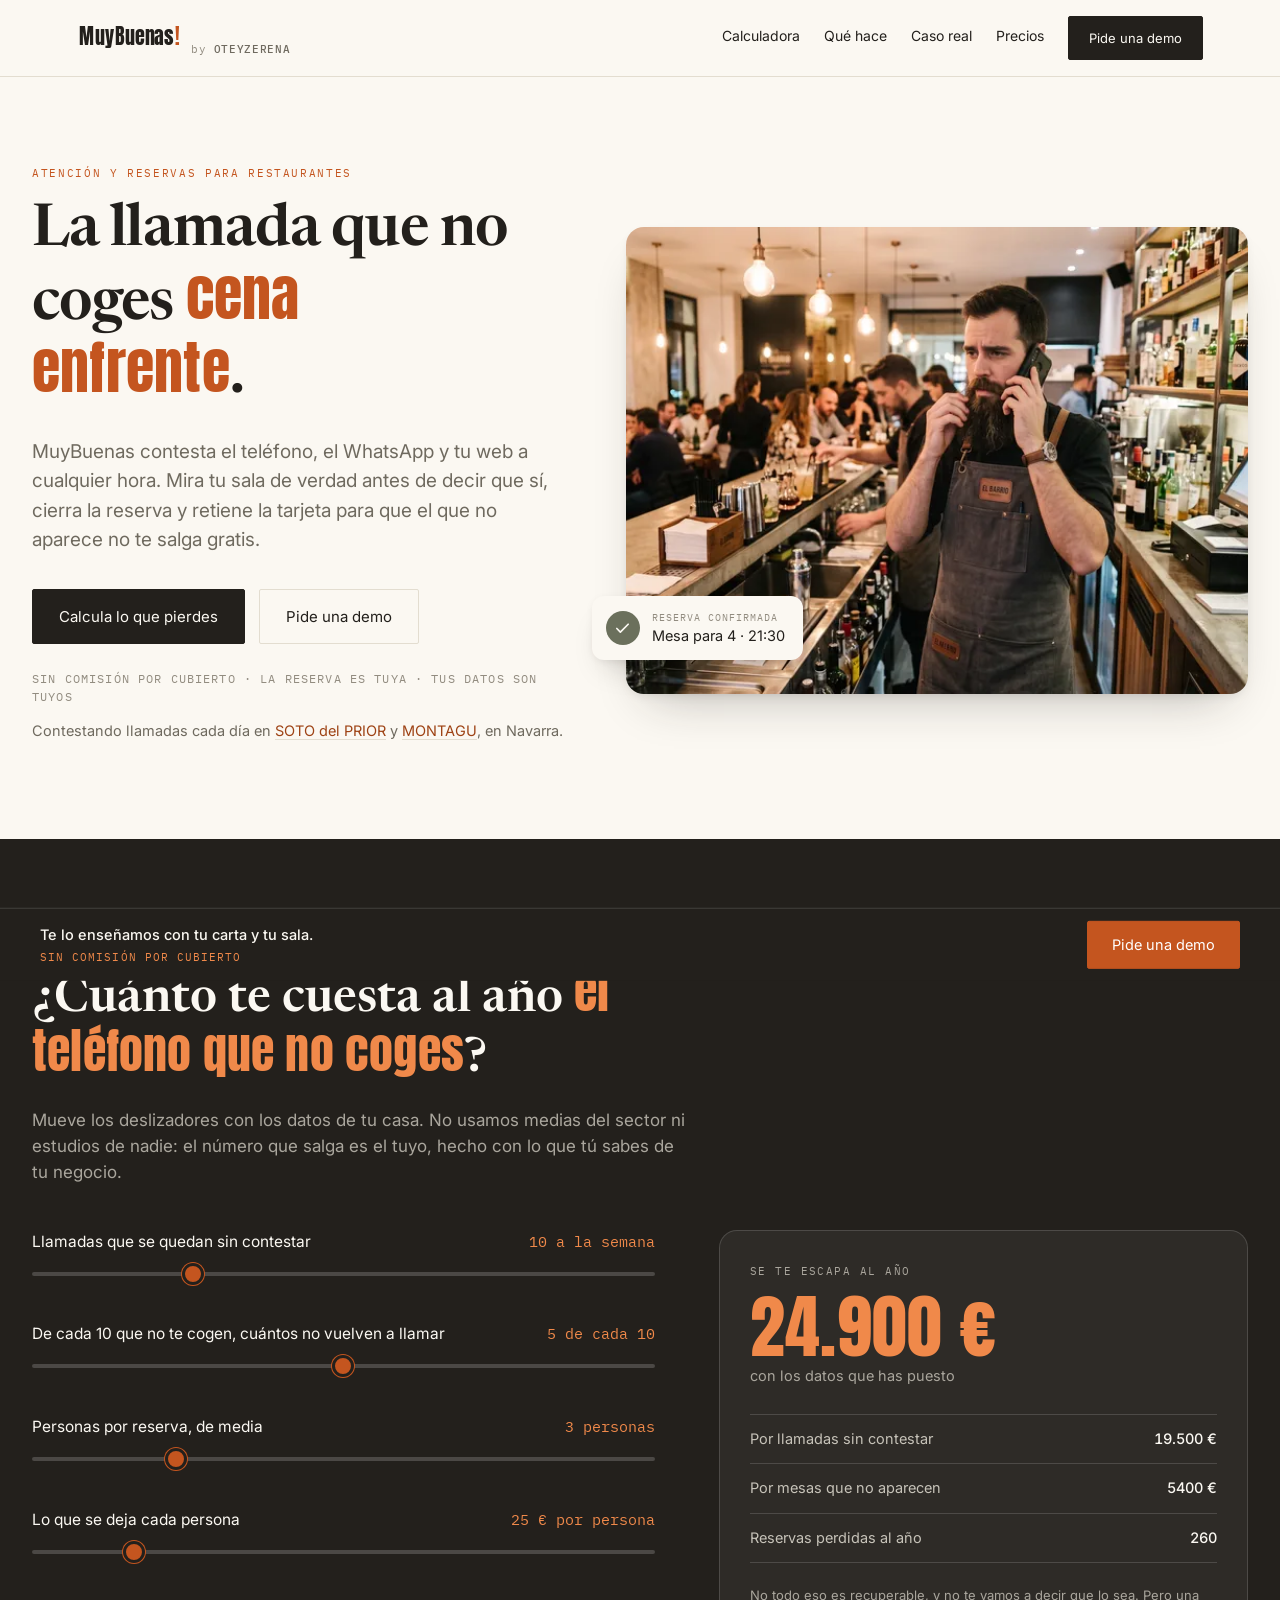
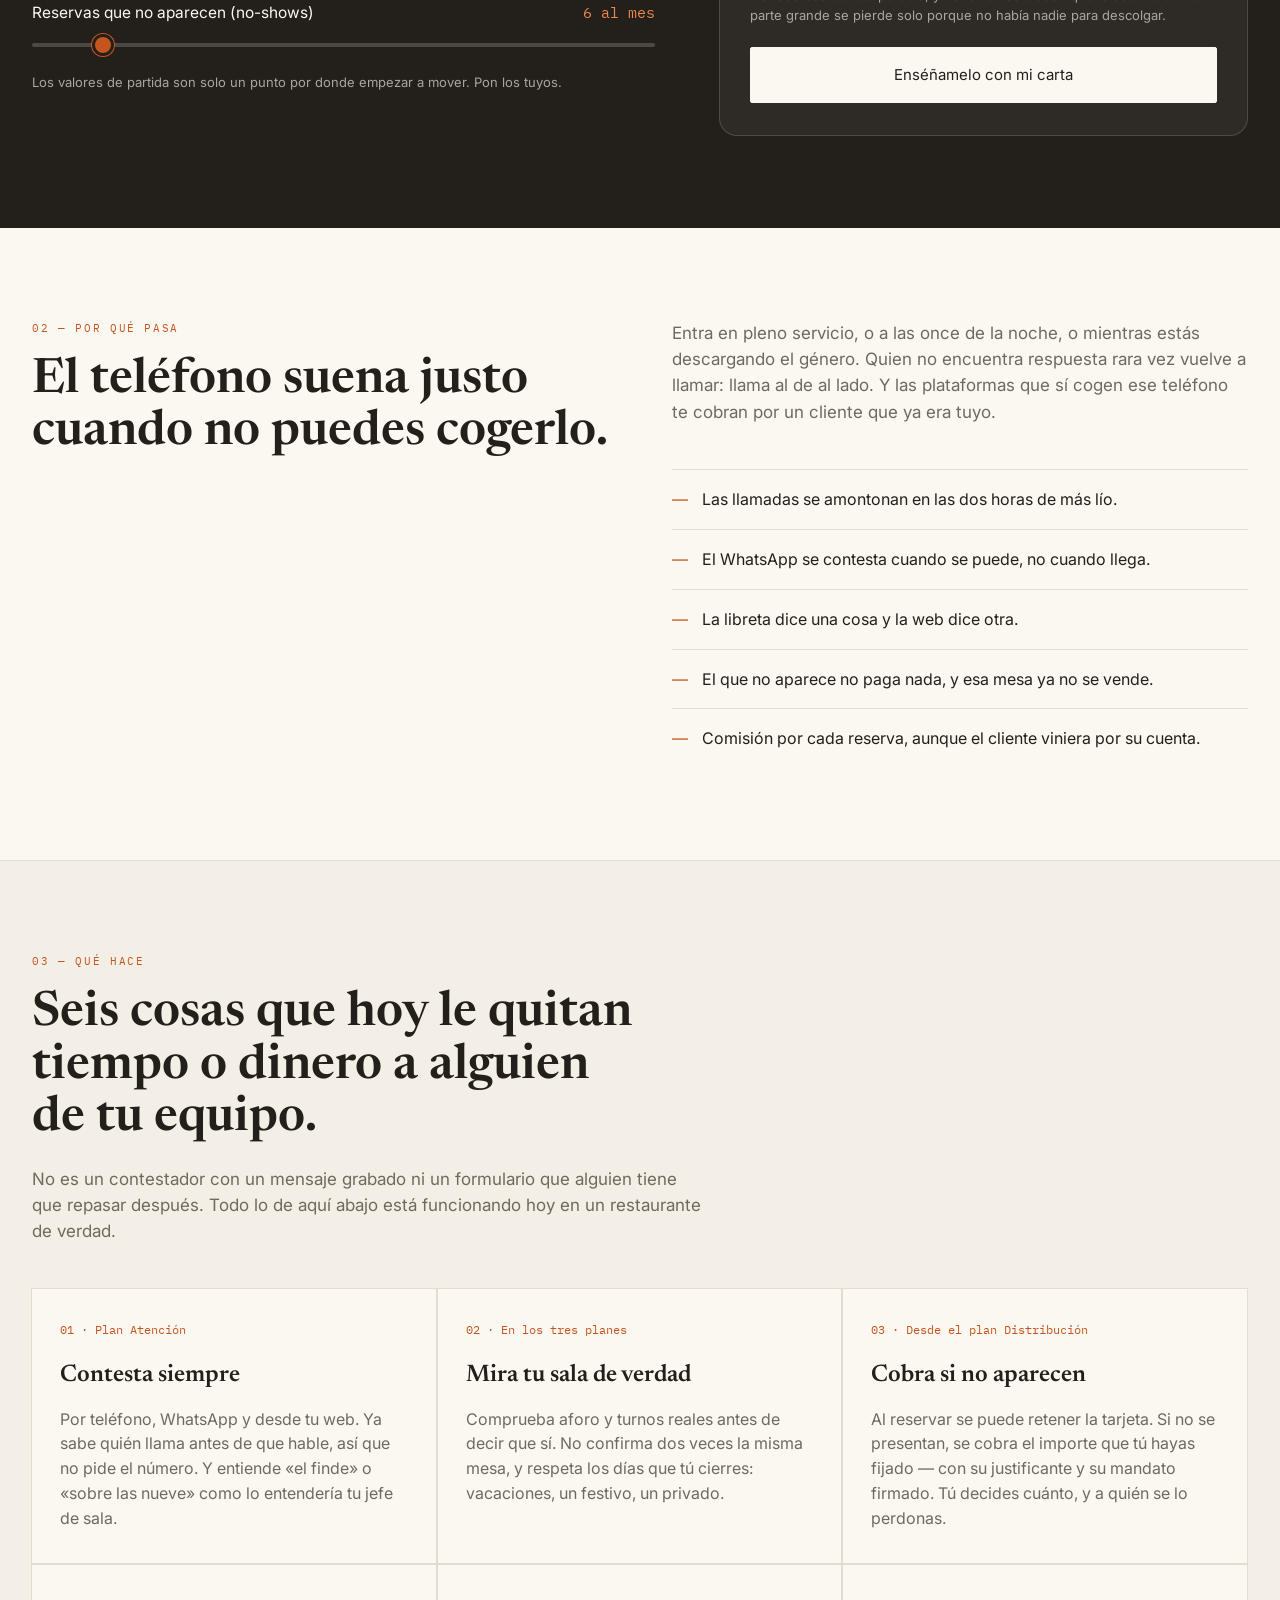
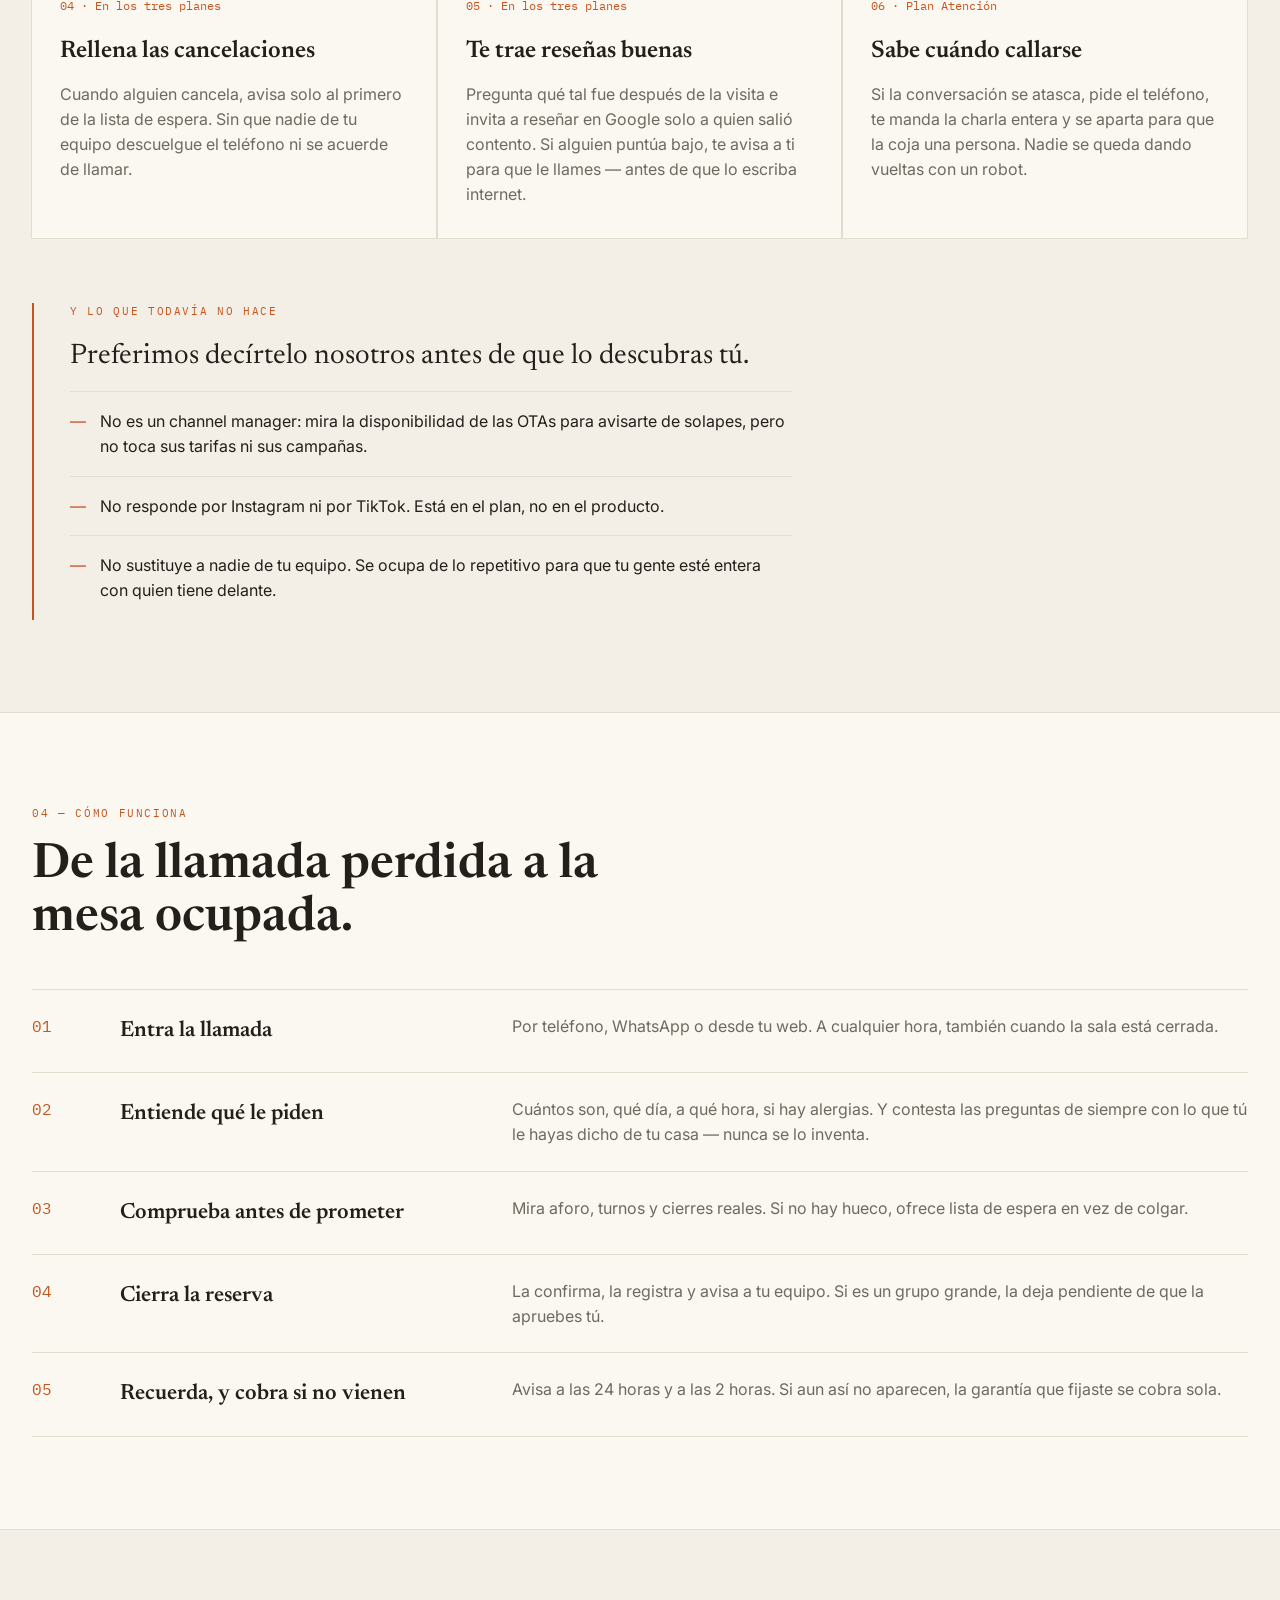
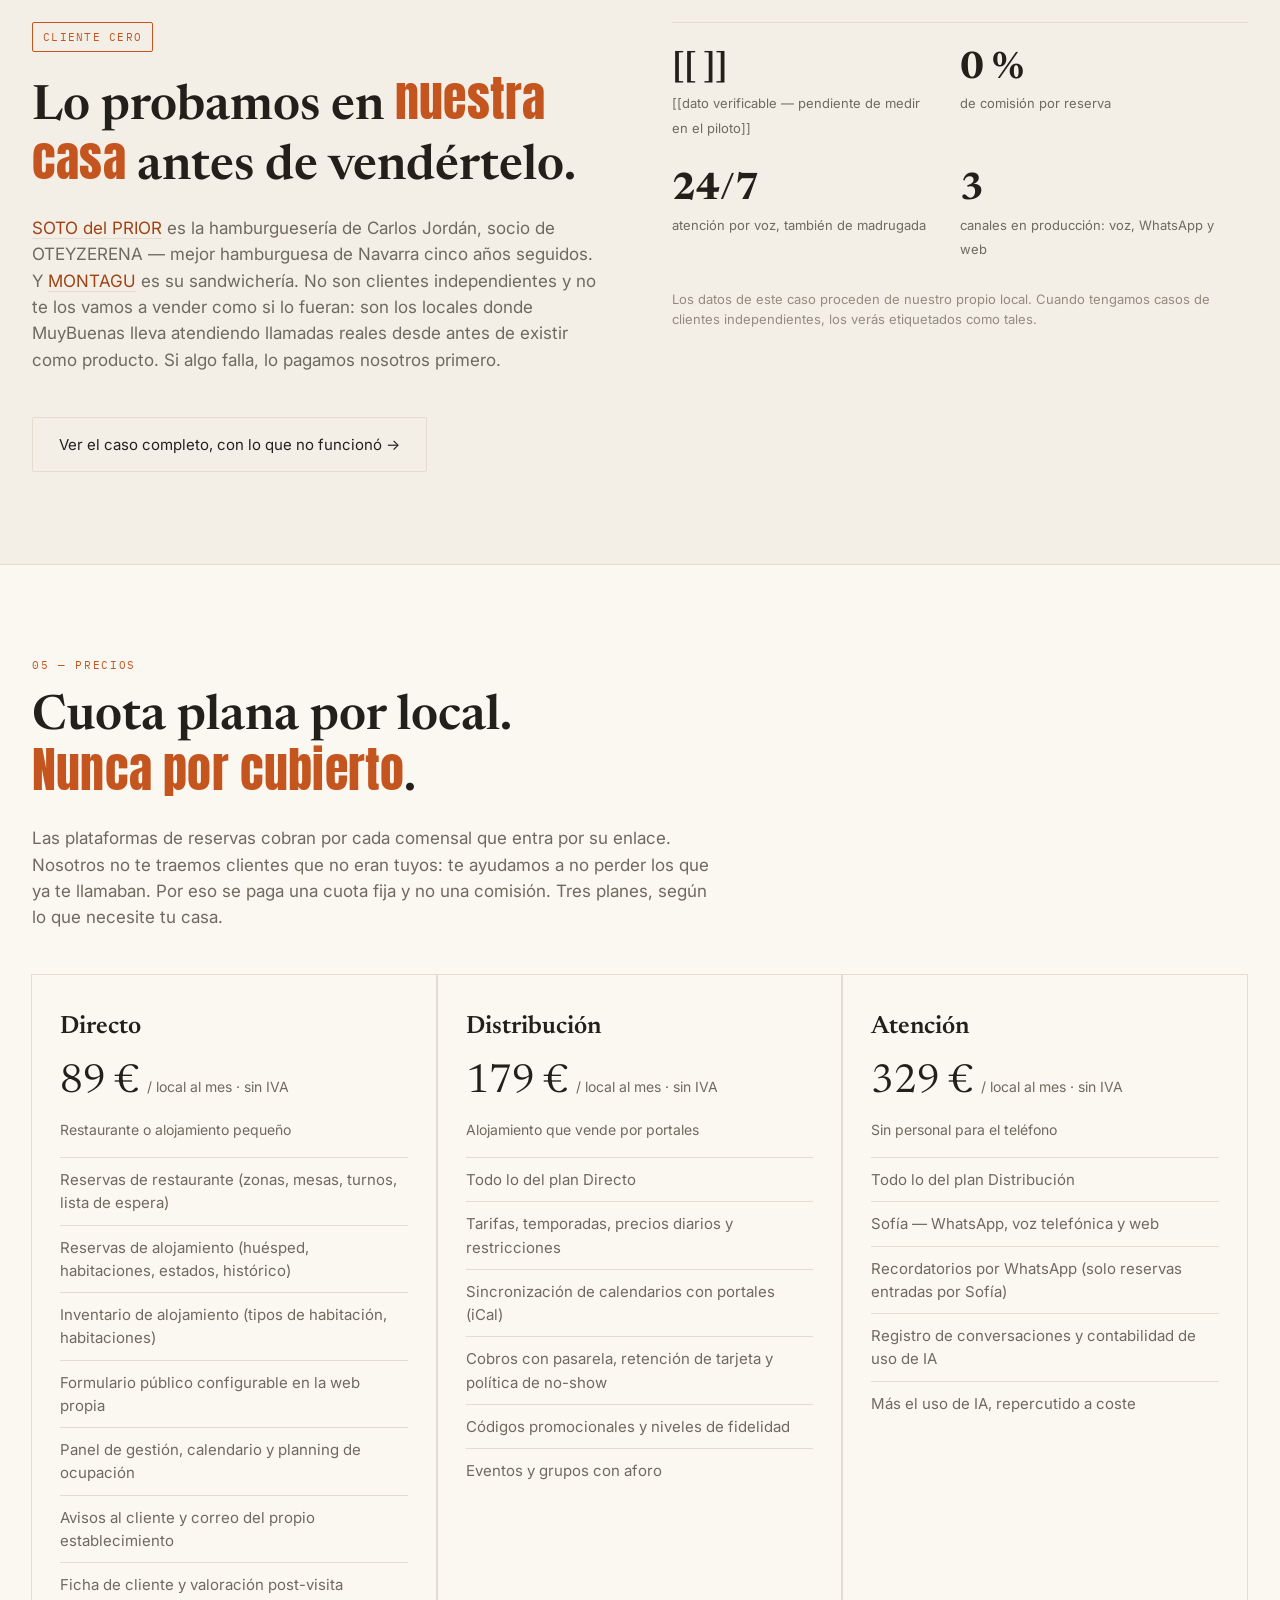
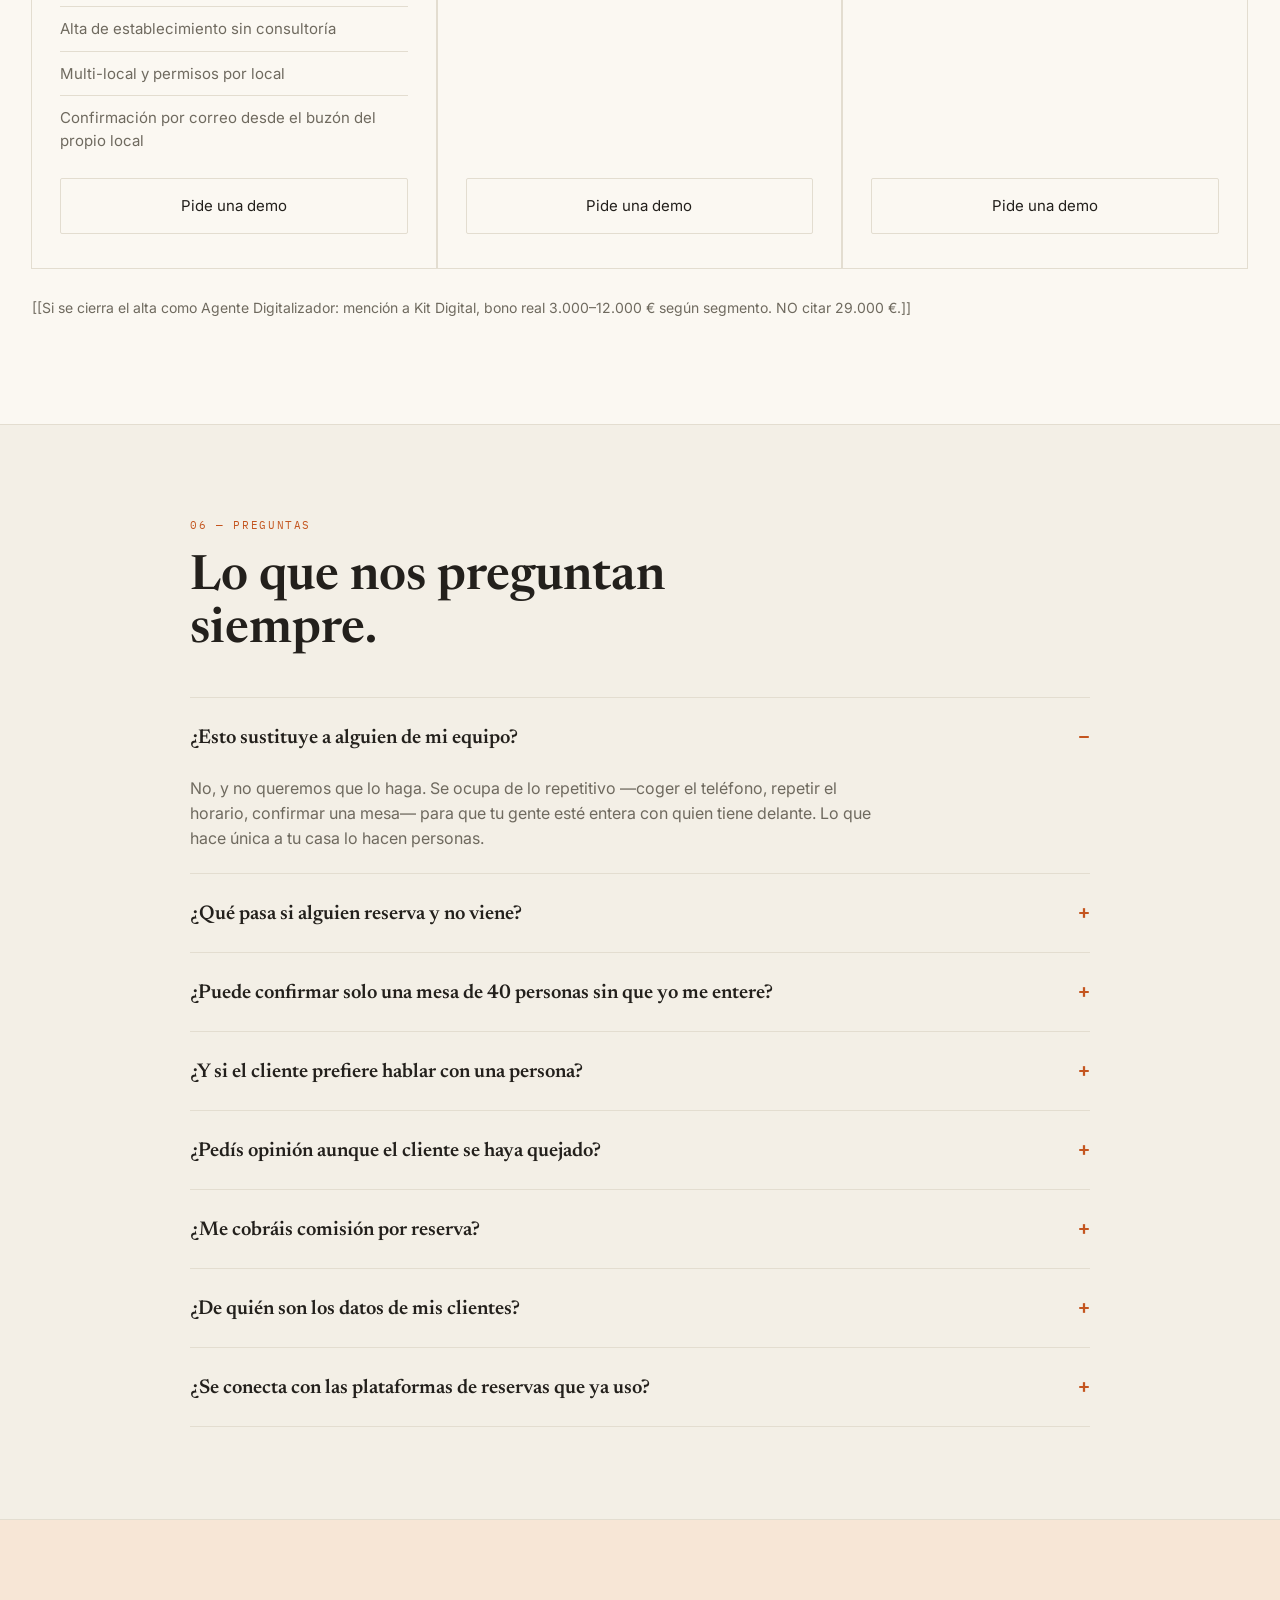
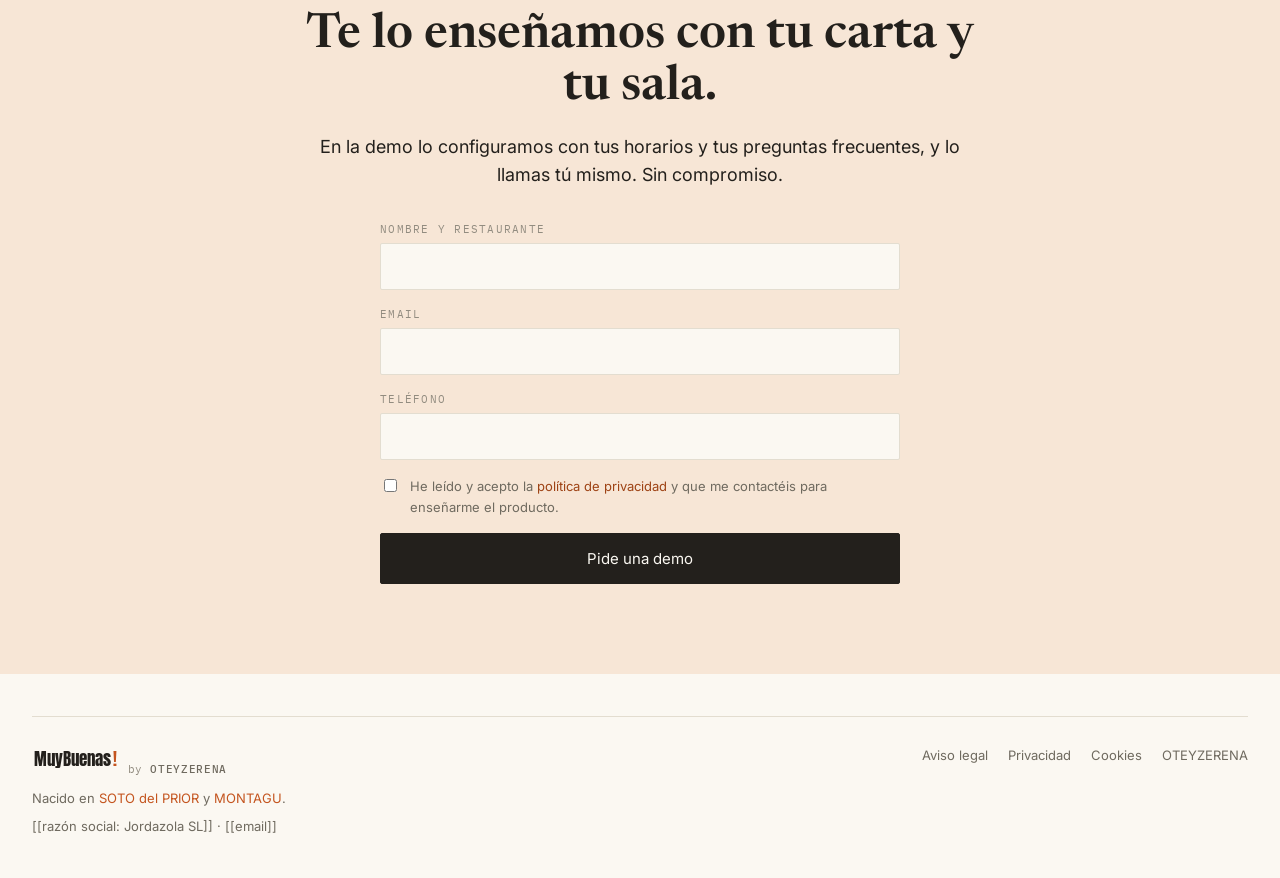
<file: index.html>
<!doctype html>
<!--
  ============================================================
  BORRADOR ESTRUCTURAL — web de producto MuyBuenas
  ============================================================
  QUÉ ES: la maqueta de la primera web de producto, con el kit ya
  aplicado. Sirve para (a) ver la paleta en movimiento y (b) fijar la
  arquitectura de la página antes de escribir el copy definitivo.

  COPY: reescrito el 2026-08-11 a partir de una auditoría de código de
  los repos `reservas-oteyzerena` y `bot-oteyzerena`. Cada capacidad que
  se afirma aquí está verificada en código, no sacada del README. Ver
  marketing/web/auditoria-capacidades-vs-copy.md para la trazabilidad.

  MARCADORES: todo lo que va entre [[ ]] es una decisión pendiente.

  CAMBIAR DE PALETA: atributo data-acento del <html> → "brasa" | "laurel" | "noche"
  ============================================================
-->
<html lang="es" data-acento="brasa">
<head>
<meta charset="utf-8">
<meta name="viewport" content="width=device-width, initial-scale=1">
<title>MuyBuenas · Contesta, reserva y cobra el no-show. Sin comisiones</title>
<meta name="description" content="Contesta el teléfono, WhatsApp y tu web a cualquier hora. Comprueba tu sala de verdad, retiene la tarjeta del que no viene y rellena solo las cancelaciones. 0% de comisión por reserva.">
<!-- Pinta la barra de dirección/estado del navegador móvil. Tenía el tinta
     oscuro (#23201c) puesto por descuido: eso creaba un salto de color
     arriba de la pantalla, con el cuerpo de la página siempre claro debajo.
     Ahora combina con --paper, el fondo real de la web. -->
<meta name="theme-color" content="#fbf8f2">
<meta name="robots" content="noindex,nofollow">
<link rel="canonical" href="[[dominio]]/">
<link rel="icon" type="image/svg+xml" href="assets/logo/symbol.svg">
<link rel="apple-touch-icon" href="[[symbol-512.png — raster pendiente, ver assets/logo/README.md]]">

<meta property="og:type" content="website">
<meta property="og:site_name" content="MuyBuenas">
<meta property="og:locale" content="es_ES">
<meta property="og:title" content="MuyBuenas · Contesta, reserva y cobra el no-show. Sin comisiones">
<meta property="og:description" content="Calcula lo que te cuesta el teléfono que no coges. Y lo que dejas de perder cuando alguien lo contesta siempre.">
<meta property="og:url" content="[[dominio]]/">
<meta property="og:image" content="[[dominio]]/assets/brand/muybuenas-social-card.png">
<meta property="og:image:width" content="1200">
<meta property="og:image:height" content="630">
<meta name="twitter:card" content="summary_large_image">

<link rel="preconnect" href="https://fonts.googleapis.com">
<link rel="preconnect" href="https://fonts.gstatic.com" crossorigin>
<!-- Anton es la letra de énfasis (--font-accent). Si se cambia, hay que
     cambiarla también aquí y recalibrar --accent-scale y --accent-tracking. -->
<link href="https://fonts.googleapis.com/css2?family=Anton&family=IBM+Plex+Mono:wght@400;500&family=Inter:wght@400;500;600&family=Newsreader:opsz,wght@6..72,400;6..72,500;6..72,600&display=swap" rel="stylesheet">
<link rel="stylesheet" href="assets/tokens.css">
<link rel="stylesheet" href="assets/base.css">

<!-- JSON-LD: aquí el tipo cambia respecto a Landthor. Allí era
     ProfessionalService (una consultora); esto es un producto. -->
<script type="application/ld+json">
{
  "@context": "https://schema.org",
  "@type": "SoftwareApplication",
  "name": "MuyBuenas",
  "applicationCategory": "BusinessApplication",
  "operatingSystem": "Web",
  "description": "Atención y motor de reservas para restaurantes: responde por teléfono, WhatsApp y web, comprueba disponibilidad real, retiene la tarjeta del no-show y gestiona la lista de espera. Sin comisión por cubierto.",
  "publisher": { "@type": "Organization", "name": "OTEYZERENA", "url": "https://www.oteyzerena.com/" },
  "areaServed": "ES",
  "offers": {
    "@type": "AggregateOffer",
    "lowPrice": "89",
    "highPrice": "329",
    "offerCount": "3",
    "priceCurrency": "EUR",
    "description": "Cuota mensual por local, sin IVA, sin comisión por reserva. Tres planes."
  }
}
</script>
</head>

<body>

<header class="oz-header">
  <nav class="oz-nav">
    <span class="oz-brand">
      <a href="#top" aria-label="MuyBuenas, inicio">
        <img class="oz-brand-logo" src="assets/logo/wordmark.svg" width="106" height="34" alt="MuyBuenas">
      </a>
      <a class="oz-endoso" href="https://www.oteyzerena.com/" target="_blank" rel="noopener">by <strong>OTEYZERENA</strong></a>
    </span>
    <button class="oz-nav-toggle" type="button" aria-label="Abrir menú" aria-expanded="false" aria-controls="oz-nav-links">
      <span></span><span></span>
    </button>
    <div class="oz-nav-links" id="oz-nav-links">
      <a href="#calculadora">Calculadora</a>
      <a href="#que-hace">Qué hace</a>
      <a href="#caso">Caso real</a>
      <a href="#precios">Precios</a>
      <a class="oz-btn" href="#contacto">Pide una demo</a>
    </div>
  </nav>
</header>

<main id="top">

  <!-- ============ HERO ============ -->
  <section class="oz-hero">
    <div>
      <div class="oz-eyebrow">Atención y reservas para restaurantes</div>
      <h1>La llamada que no coges <span class="oz-acento">cena enfrente</span>.</h1>
      <p class="oz-lead">
        MuyBuenas contesta el teléfono, el WhatsApp y tu web a cualquier hora.
        Mira tu sala de verdad antes de decir que sí, cierra la reserva y retiene
        la tarjeta para que el que no aparece no te salga gratis.
      </p>
      <div class="oz-hero-actions">
        <a class="oz-btn" href="#calculadora">Calcula lo que pierdes</a>
        <a class="oz-btn oz-btn--ghost" href="#contacto">Pide una demo</a>
      </div>
      <p style="margin-top:26px;font-family:var(--font-mono);font-size:11.5px;letter-spacing:.1em;text-transform:uppercase;color:var(--warm-soft);">
        Sin comisión por cubierto · La reserva es tuya · Tus datos son tuyos
      </p>
      <p style="margin-top:14px;font-size:14.5px;color:var(--warm);">
        Contestando llamadas cada día en
        <a href="https://www.sotodelprior.com" target="_blank" rel="noopener" style="color:var(--accent-2);border-bottom:1px solid var(--line);">SOTO del PRIOR</a>
        y
        <a href="https://montaguoriginals.com" target="_blank" rel="noopener" style="color:var(--accent-2);border-bottom:1px solid var(--line);">MONTAGU</a>,
        en Navarra.
      </p>
    </div>
    <div class="oz-hero-photo-wrap">
      <!-- Imagen de portada. Cuatro tamaños en WebP; el navegador elige.
           fetchpriority alto porque es el elemento que marca la velocidad
           percibida de la página. object-position mantiene encuadrado al
           camarero cuando el recorte 4/3 se come los laterales. -->
      <img class="oz-hero-media"
           src="assets/img/hero-muybuenas-1200.webp"
           srcset="assets/img/hero-muybuenas-480.webp 480w,
                   assets/img/hero-muybuenas-800.webp 800w,
                   assets/img/hero-muybuenas-1200.webp 1200w,
                   assets/img/hero-muybuenas-1600.webp 1600w"
           sizes="(max-width: 900px) 100vw, 42vw"
           width="1200" height="670"
           style="object-position:58% center;"
           fetchpriority="high" decoding="async"
           alt="Camarero atendiendo una llamada de teléfono detrás de la barra, con el comedor lleno al fondo">
      <!-- Tarjeta flotante: lo que hace que la foto se sienta "producto" y no
           "banco de imágenes". Es una demostración, no una captura real de
           pantalla — por eso el estilo es de notificación/aviso, no de
           mockup de interfaz, así no sugerimos un admin panel que hoy no
           enseñamos. aria-hidden porque es refuerzo visual: la misma
           información ya está en el titular y el texto de apoyo. -->
      <div class="oz-hero-badge" aria-hidden="true">
        <span class="oz-hero-badge-icon">
          <svg viewBox="0 0 24 24" fill="none" stroke="currentColor" stroke-width="2.4" stroke-linecap="round" stroke-linejoin="round"><path d="M20 6 9 17l-5-5"/></svg>
        </span>
        <span>
          <span class="oz-hero-badge-label">Reserva confirmada</span>
          <span class="oz-hero-badge-detail">Mesa para 4 · 21:30</span>
        </span>
      </div>
    </div>
  </section>

  <!-- ============ 01 · CALCULADORA ============
       El gancho. Todos los números los pone el hostelero: no hay ni una
       estadística de sector inventada por nosotros. Los valores de partida
       están rotulados como punto de partida, no como dato del sector.
       El HTML trae el resultado ya calculado para esos valores, así que
       la sección tiene sentido aunque el JS no cargue. -->
  <section class="oz-section oz-section--dark" id="calculadora" data-calculadora>
    <div class="oz-inner">
      <div class="oz-eyebrow">01 — Échale un número</div>
      <h2 class="oz-title">¿Cuánto te cuesta al año <span class="oz-acento">el teléfono que no coges</span>?</h2>
      <p class="oz-intro">
        Mueve los deslizadores con los datos de tu casa. No usamos medias del
        sector ni estudios de nadie: el número que salga es el tuyo, hecho con
        lo que tú sabes de tu negocio.
      </p>

      <div class="oz-calc">
        <div class="oz-calc-campos">
          <div class="oz-calc-campo">
            <label for="calc-llamadas">
              <span class="oz-calc-etiqueta">Llamadas que se quedan sin contestar</span>
              <output id="out-llamadas" for="calc-llamadas">10 a la semana</output>
            </label>
            <input type="range" id="calc-llamadas" min="0" max="40" step="1" value="10">
          </div>

          <div class="oz-calc-campo">
            <label for="calc-no-vuelven">
              <span class="oz-calc-etiqueta">De cada 10 que no te cogen, cuántos no vuelven a llamar</span>
              <output id="out-no-vuelven" for="calc-no-vuelven">5 de cada 10</output>
            </label>
            <input type="range" id="calc-no-vuelven" min="0" max="10" step="1" value="5">
          </div>

          <div class="oz-calc-campo">
            <label for="calc-personas">
              <span class="oz-calc-etiqueta">Personas por reserva, de media</span>
              <output id="out-personas" for="calc-personas">3 personas</output>
            </label>
            <input type="range" id="calc-personas" min="1" max="10" step="1" value="3">
          </div>

          <div class="oz-calc-campo">
            <label for="calc-ticket">
              <span class="oz-calc-etiqueta">Lo que se deja cada persona</span>
              <output id="out-ticket" for="calc-ticket">25 € por persona</output>
            </label>
            <input type="range" id="calc-ticket" min="8" max="120" step="1" value="25">
          </div>

          <div class="oz-calc-campo">
            <label for="calc-no-shows">
              <span class="oz-calc-etiqueta">Reservas que no aparecen (no-shows)</span>
              <output id="out-no-shows" for="calc-no-shows">6 al mes</output>
            </label>
            <input type="range" id="calc-no-shows" min="0" max="60" step="1" value="6">
            <p class="oz-calc-nota">Los valores de partida son solo un punto por donde empezar a mover. Pon los tuyos.</p>
          </div>
        </div>

        <div class="oz-calc-panel">
          <div class="oz-calc-panel-label">Se te escapa al año</div>
          <p class="oz-calc-total" id="calc-total">24.900 €</p>
          <p class="oz-calc-periodo">con los datos que has puesto</p>
          <ul class="oz-calc-desglose">
            <li><span>Por llamadas sin contestar</span> <b id="calc-por-telefono">19.500 €</b></li>
            <li><span>Por mesas que no aparecen</span> <b id="calc-por-no-show">5.400 €</b></li>
            <li><span>Reservas perdidas al año</span> <b id="calc-reservas-perdidas">260</b></li>
          </ul>
          <p class="oz-calc-pie">
            No todo eso es recuperable, y no te vamos a decir que lo sea. Pero
            una parte grande se pierde solo porque no había nadie para descolgar.
          </p>
          <a class="oz-btn oz-btn--light" href="#contacto" style="margin-top:22px;width:100%;">Enséñamelo con mi carta</a>
        </div>
      </div>
    </div>
  </section>

  <!-- ============ 02 · EL PROBLEMA ============ -->
  <section class="oz-section">
    <div class="oz-inner oz-grid-2">
      <div>
        <div class="oz-eyebrow">02 — Por qué pasa</div>
        <h2 class="oz-title">El teléfono suena justo cuando no puedes cogerlo.</h2>
      </div>
      <div>
        <p class="oz-intro" style="margin-top:0">
          Entra en pleno servicio, o a las once de la noche, o mientras estás
          descargando el género. Quien no encuentra respuesta rara vez vuelve a
          llamar: llama al de al lado. Y las plataformas que sí cogen ese teléfono
          te cobran por un cliente que ya era tuyo.
        </p>
        <ul class="oz-list">
          <li>Las llamadas se amontonan en las dos horas de más lío.</li>
          <li>El WhatsApp se contesta cuando se puede, no cuando llega.</li>
          <li>La libreta dice una cosa y la web dice otra.</li>
          <li>El que no aparece no paga nada, y esa mesa ya no se vende.</li>
          <li>Comisión por cada reserva, aunque el cliente viniera por su cuenta.</li>
        </ul>
      </div>
    </div>
  </section>

  <!-- ============ 03 · QUÉ HACE ============ -->
  <section class="oz-section oz-section--soft" id="que-hace">
    <div class="oz-inner">
      <div class="oz-eyebrow">03 — Qué hace</div>
      <h2 class="oz-title">Seis cosas que hoy le quitan tiempo o dinero a alguien de tu equipo.</h2>
      <p class="oz-intro">
        No es un contestador con un mensaje grabado ni un formulario que alguien
        tiene que repasar después. Todo lo de aquí abajo está funcionando hoy en
        un restaurante de verdad.
      </p>
      <div class="oz-grid-3">
        <div class="oz-panel">
          <div class="oz-num">01 · Plan Atención</div>
          <h3>Contesta siempre</h3>
          <p>Por teléfono, WhatsApp y desde tu web. Ya sabe quién llama antes de que hable, así que no pide el número. Y entiende «el finde» o «sobre las nueve» como lo entendería tu jefe de sala.</p>
        </div>
        <div class="oz-panel">
          <div class="oz-num">02 · En los tres planes</div>
          <h3>Mira tu sala de verdad</h3>
          <p>Comprueba aforo y turnos reales antes de decir que sí. No confirma dos veces la misma mesa, y respeta los días que tú cierres: vacaciones, un festivo, un privado.</p>
        </div>
        <div class="oz-panel">
          <div class="oz-num">03 · Desde el plan Distribución</div>
          <h3>Cobra si no aparecen</h3>
          <p>Al reservar se puede retener la tarjeta. Si no se presentan, se cobra el importe que tú hayas fijado — con su justificante y su mandato firmado. Tú decides cuánto, y a quién se lo perdonas.</p>
        </div>
        <div class="oz-panel">
          <div class="oz-num">04 · En los tres planes</div>
          <h3>Rellena las cancelaciones</h3>
          <p>Cuando alguien cancela, avisa solo al primero de la lista de espera. Sin que nadie de tu equipo descuelgue el teléfono ni se acuerde de llamar.</p>
        </div>
        <div class="oz-panel">
          <div class="oz-num">05 · En los tres planes</div>
          <h3>Te trae reseñas buenas</h3>
          <p>Pregunta qué tal fue después de la visita e invita a reseñar en Google solo a quien salió contento. Si alguien puntúa bajo, te avisa a ti para que le llames — antes de que lo escriba internet.</p>
        </div>
        <div class="oz-panel">
          <div class="oz-num">06 · Plan Atención</div>
          <h3>Sabe cuándo callarse</h3>
          <p>Si la conversación se atasca, pide el teléfono, te manda la charla entera y se aparta para que la coja una persona. Nadie se queda dando vueltas con un robot.</p>
        </div>
      </div>

      <!-- Honestidad como argumento de venta: es el valor de marca
           "decir la verdad de la herramienta" puesto en la home. -->
      <div style="margin-top:64px;border-left:2px solid var(--accent);padding-left:clamp(20px,3vw,36px);max-width:760px;">
        <div class="oz-eyebrow">Y lo que todavía no hace</div>
        <p style="font-family:var(--font-display);font-size:clamp(1.4rem,2.2vw,1.9rem);line-height:1.3;margin:0 0 16px;">
          Preferimos decírtelo nosotros antes de que lo descubras tú.
        </p>
        <ul class="oz-list">
          <li>No es un channel manager: mira la disponibilidad de las OTAs para avisarte de solapes, pero no toca sus tarifas ni sus campañas.</li>
          <li>No responde por Instagram ni por TikTok. Está en el plan, no en el producto.</li>
          <li>No sustituye a nadie de tu equipo. Se ocupa de lo repetitivo para que tu gente esté entera con quien tiene delante.</li>
        </ul>
      </div>
    </div>
  </section>

  <!-- ============ 04 · CÓMO FUNCIONA ============ -->
  <section class="oz-section" id="como-funciona">
    <div class="oz-inner">
      <div class="oz-eyebrow">04 — Cómo funciona</div>
      <h2 class="oz-title">De la llamada perdida a la mesa ocupada.</h2>
      <div class="oz-steps">
        <div class="oz-step">
          <span class="oz-n">01</span>
          <h3>Entra la llamada</h3>
          <p>Por teléfono, WhatsApp o desde tu web. A cualquier hora, también cuando la sala está cerrada.</p>
        </div>
        <div class="oz-step">
          <span class="oz-n">02</span>
          <h3>Entiende qué le piden</h3>
          <p>Cuántos son, qué día, a qué hora, si hay alergias. Y contesta las preguntas de siempre con lo que tú le hayas dicho de tu casa — nunca se lo inventa.</p>
        </div>
        <div class="oz-step">
          <span class="oz-n">03</span>
          <h3>Comprueba antes de prometer</h3>
          <p>Mira aforo, turnos y cierres reales. Si no hay hueco, ofrece lista de espera en vez de colgar.</p>
        </div>
        <div class="oz-step">
          <span class="oz-n">04</span>
          <h3>Cierra la reserva</h3>
          <p>La confirma, la registra y avisa a tu equipo. Si es un grupo grande, la deja pendiente de que la apruebes tú.</p>
        </div>
        <div class="oz-step">
          <span class="oz-n">05</span>
          <h3>Recuerda, y cobra si no vienen</h3>
          <p>Avisa a las 24 horas y a las 2 horas. Si aun así no aparecen, la garantía que fijaste se cobra sola.</p>
        </div>
      </div>
    </div>
  </section>

  <!-- ============ 05 · CASO CLIENTE CERO ============ -->
  <section class="oz-section oz-section--soft" id="caso">
    <div class="oz-inner oz-grid-2">
      <div>
        <div class="oz-sello">Cliente cero</div>
        <h2 class="oz-title" style="margin-top:22px;">Lo probamos en <span class="oz-acento">nuestra casa</span> antes de vendértelo.</h2>
        <p class="oz-intro">
          <a href="https://www.sotodelprior.com" target="_blank" rel="noopener" style="color:var(--accent-2);border-bottom:1px solid var(--line);">SOTO del PRIOR</a>
          es la hamburguesería de Carlos Jordán, socio de OTEYZERENA — mejor hamburguesa
          de Navarra cinco años seguidos. Y
          <a href="https://montaguoriginals.com" target="_blank" rel="noopener" style="color:var(--accent-2);border-bottom:1px solid var(--line);">MONTAGU</a>
          es su sandwichería. No son clientes independientes y no te los vamos a vender
          como si lo fueran: son los locales donde MuyBuenas lleva atendiendo llamadas
          reales desde antes de existir como producto. Si algo falla, lo pagamos
          nosotros primero.
        </p>
        <a class="oz-btn oz-btn--ghost" href="[[caso-completo]]">Ver el caso completo, con lo que no funcionó →</a>
      </div>
      <div>
        <div class="oz-metrics" style="grid-template-columns:repeat(2,1fr);">
          <div class="oz-metric"><strong>[[ ]]</strong><span>[[dato verificable — pendiente de medir en el piloto]]</span></div>
          <div class="oz-metric"><strong>0 %</strong><span>de comisión por reserva</span></div>
          <div class="oz-metric"><strong>24/7</strong><span>atención por voz, también de madrugada</span></div>
          <div class="oz-metric"><strong>3</strong><span>canales en producción: voz, WhatsApp y web</span></div>
        </div>
        <p style="font-size:13px;color:var(--warm-soft);margin-top:24px;">
          Los datos de este caso proceden de nuestro propio local. Cuando tengamos
          casos de clientes independientes, los verás etiquetados como tales.
        </p>
      </div>
    </div>
  </section>

  <!-- ============ 06 · PRECIOS ============ -->
  <section class="oz-section" id="precios">
    <div class="oz-inner">
      <div class="oz-eyebrow">05 — Precios</div>
      <h2 class="oz-title">Cuota plana por local. <span class="oz-acento">Nunca por cubierto</span>.</h2>
      <p class="oz-intro">
        Las plataformas de reservas cobran por cada comensal que entra por su
        enlace. Nosotros no te traemos clientes que no eran tuyos: te ayudamos a
        no perder los que ya te llamaban. Por eso se paga una cuota fija y no una
        comisión. Tres planes, según lo que necesite tu casa.
      </p>
      <div class="oz-prices">
        <!-- tarifa:planes (generado por scripts/precios.mjs; no editar a mano) -->
        <div class="oz-price">
          <h3>Directo</h3>
          <div class="oz-price-amount">89 € <small>/ local al mes · sin IVA</small></div>
          <p class="oz-price-para">Restaurante o alojamiento pequeño</p>
          <ul>
            <li>Reservas de restaurante (zonas, mesas, turnos, lista de espera)</li>
            <li>Reservas de alojamiento (huésped, habitaciones, estados, histórico)</li>
            <li>Inventario de alojamiento (tipos de habitación, habitaciones)</li>
            <li>Formulario público configurable en la web propia</li>
            <li>Panel de gestión, calendario y planning de ocupación</li>
            <li>Avisos al cliente y correo del propio establecimiento</li>
            <li>Ficha de cliente y valoración post-visita</li>
            <li>Alta de establecimiento sin consultoría</li>
            <li>Multi-local y permisos por local</li>
            <li>Confirmación por correo desde el buzón del propio local</li>
          </ul>
          <a class="oz-btn oz-btn--ghost" href="#contacto">Pide una demo</a>
        </div>
        <div class="oz-price">
          <h3>Distribución</h3>
          <div class="oz-price-amount">179 € <small>/ local al mes · sin IVA</small></div>
          <p class="oz-price-para">Alojamiento que vende por portales</p>
          <ul>
            <li>Todo lo del plan Directo</li>
            <li>Tarifas, temporadas, precios diarios y restricciones</li>
            <li>Sincronización de calendarios con portales (iCal)</li>
            <li>Cobros con pasarela, retención de tarjeta y política de no-show</li>
            <li>Códigos promocionales y niveles de fidelidad</li>
            <li>Eventos y grupos con aforo</li>
          </ul>
          <a class="oz-btn oz-btn--ghost" href="#contacto">Pide una demo</a>
        </div>
        <div class="oz-price">
          <h3>Atención</h3>
          <div class="oz-price-amount">329 € <small>/ local al mes · sin IVA</small></div>
          <p class="oz-price-para">Sin personal para el teléfono</p>
          <ul>
            <li>Todo lo del plan Distribución</li>
            <li>Sofía — WhatsApp, voz telefónica y web</li>
            <li>Recordatorios por WhatsApp (solo reservas entradas por Sofía)</li>
            <li>Registro de conversaciones y contabilidad de uso de IA</li>
            <li>Más el uso de IA, repercutido a coste</li>
          </ul>
          <a class="oz-btn oz-btn--ghost" href="#contacto">Pide una demo</a>
        </div>
        <!-- /tarifa:planes -->
      </div>
      <p style="margin-top:28px;font-size:14px;color:var(--warm);">
        [[Si se cierra el alta como Agente Digitalizador: mención a Kit Digital,
        bono real 3.000–12.000 € según segmento. NO citar 29.000 €.]]
      </p>
    </div>
  </section>

  <!-- ============ 07 · FAQ ============ -->
  <section class="oz-section oz-section--soft">
    <div class="oz-inner" style="max-width:900px;">
      <div class="oz-eyebrow">06 — Preguntas</div>
      <h2 class="oz-title">Lo que nos preguntan siempre.</h2>
      <div class="oz-faq">
        <details open>
          <summary>¿Esto sustituye a alguien de mi equipo?</summary>
          <p>No, y no queremos que lo haga. Se ocupa de lo repetitivo —coger el teléfono, repetir el horario, confirmar una mesa— para que tu gente esté entera con quien tiene delante. Lo que hace única a tu casa lo hacen personas.</p>
        </details>
        <details>
          <summary>¿Qué pasa si alguien reserva y no viene?</summary>
          <p>Desde el plan Distribución, se le puede retener la tarjeta al reservar. Si no se presenta, se cobra el importe de garantía que tú hayas fijado, sin que tengas que perseguir a nadie. Y a los clientes de siempre puedes marcarlos para que nunca se les pida tarjeta.</p>
        </details>
        <details>
          <summary>¿Puede confirmar solo una mesa de 40 personas sin que yo me entere?</summary>
          <p>No. Tú marcas a partir de cuántos comensales quieres aprobarlo tú mismo, y por encima de ese número la reserva se queda esperando tu visto bueno.</p>
        </details>
        <details>
          <summary>¿Y si el cliente prefiere hablar con una persona?</summary>
          <p>Pasa la llamada. Y si detecta que la conversación se está atascando, no insiste: pide el teléfono, os manda la conversación entera y se calla hasta que alguien de tu equipo la retome.</p>
        </details>
        <details>
          <summary>¿Pedís opinión aunque el cliente se haya quejado?</summary>
          <p>Al revés. Solo se invita a reseñar en Google a quien salió contento. Si alguien puntúa bajo, te avisamos a ti primero — para que le llames, no para que lo lea todo el mundo.</p>
        </details>
        <details>
          <summary>¿Me cobráis comisión por reserva?</summary>
          <p>No. Cuota plana por local. Nunca por cubierto.</p>
        </details>
        <details>
          <summary>¿De quién son los datos de mis clientes?</summary>
          <p>Tuyos. Son portables y te los puedes llevar. No los comercializamos ni te cobramos por acceder a ellos.</p>
        </details>
        <details>
          <summary>¿Se conecta con las plataformas de reservas que ya uso?</summary>
          <p>Mira su disponibilidad para avisarte de solapes y evitar overbooking. No gestiona sus tarifas ni sus campañas: no es un channel manager. Si eso es lo que necesitas hoy, te lo decimos en la primera llamada.</p>
        </details>
      </div>
    </div>
  </section>

  <!-- ============ 08 · CONTACTO ============ -->
  <section class="oz-cta" id="contacto">
    <div class="oz-inner" style="max-width:760px;">
      <h2 class="oz-title">Te lo enseñamos con tu carta y tu sala.</h2>
      <p>En la demo lo configuramos con tus horarios y tus preguntas frecuentes, y lo llamas tú mismo. Sin compromiso.</p>
      <form class="oz-form" style="margin:0 auto;text-align:left;" action="[[endpoint — destino: CRM propio]]" method="post">
        <div class="oz-field">
          <label for="f-nombre">Nombre y restaurante</label>
          <input id="f-nombre" name="nombre" type="text" required>
        </div>
        <div class="oz-field">
          <label for="f-email">Email</label>
          <input id="f-email" name="email" type="email" required>
        </div>
        <div class="oz-field">
          <label for="f-tel">Teléfono</label>
          <input id="f-tel" name="telefono" type="tel">
        </div>
        <label class="oz-consent">
          <input type="checkbox" name="consentimiento" required>
          <span>He leído y acepto la <a href="legal/privacidad.html" style="color:var(--accent-2);">política de privacidad</a> y que me contactéis para enseñarme el producto.</span>
        </label>
        <button class="oz-btn" type="submit">Pide una demo</button>
      </form>
    </div>
  </section>

</main>

<footer class="oz-footer">
  <div class="oz-footer-inner">
    <div>
      <div class="oz-brand">
        <img class="oz-footer-logo" src="assets/logo/wordmark.svg" width="87" height="28" alt="MuyBuenas">
        <a class="oz-endoso" href="https://www.oteyzerena.com/" target="_blank" rel="noopener">by <strong>OTEYZERENA</strong></a>
      </div>
      <div style="margin-top:10px;">
        Nacido en
        <a href="https://www.sotodelprior.com" target="_blank" rel="noopener" style="color:var(--accent);">SOTO del PRIOR</a>
        y
        <a href="https://montaguoriginals.com" target="_blank" rel="noopener" style="color:var(--accent);">MONTAGU</a>.
      </div>
      <div style="margin-top:8px;">[[razón social: Jordazola SL]] · [[email]]</div>
    </div>
    <div class="oz-footer-links">
      <a href="legal/aviso-legal.html">Aviso legal</a>
      <a href="legal/privacidad.html">Privacidad</a>
      <a href="legal/cookies.html">Cookies</a>
      <a href="https://www.oteyzerena.com/" target="_blank" rel="noopener">OTEYZERENA</a>
    </div>
  </div>
</footer>

<!-- Barra de CTA persistente: aparece al pasar la portada, se retira al
     llegar al formulario. Va después del pie para que no se cuele en el
     orden de lectura de un lector de pantalla. -->
<div class="oz-stickybar" aria-hidden="true">
  <p class="oz-stickybar-claim">
    <strong>Te lo enseñamos con tu carta y tu sala.</strong>
    <span>Sin comisión por cubierto</span>
  </p>
  <a class="oz-btn" href="#contacto">Pide una demo</a>
</div>

<script src="assets/nav.js" defer></script>
<script src="assets/calculadora.js" defer></script>
</body>
</html>
</file>
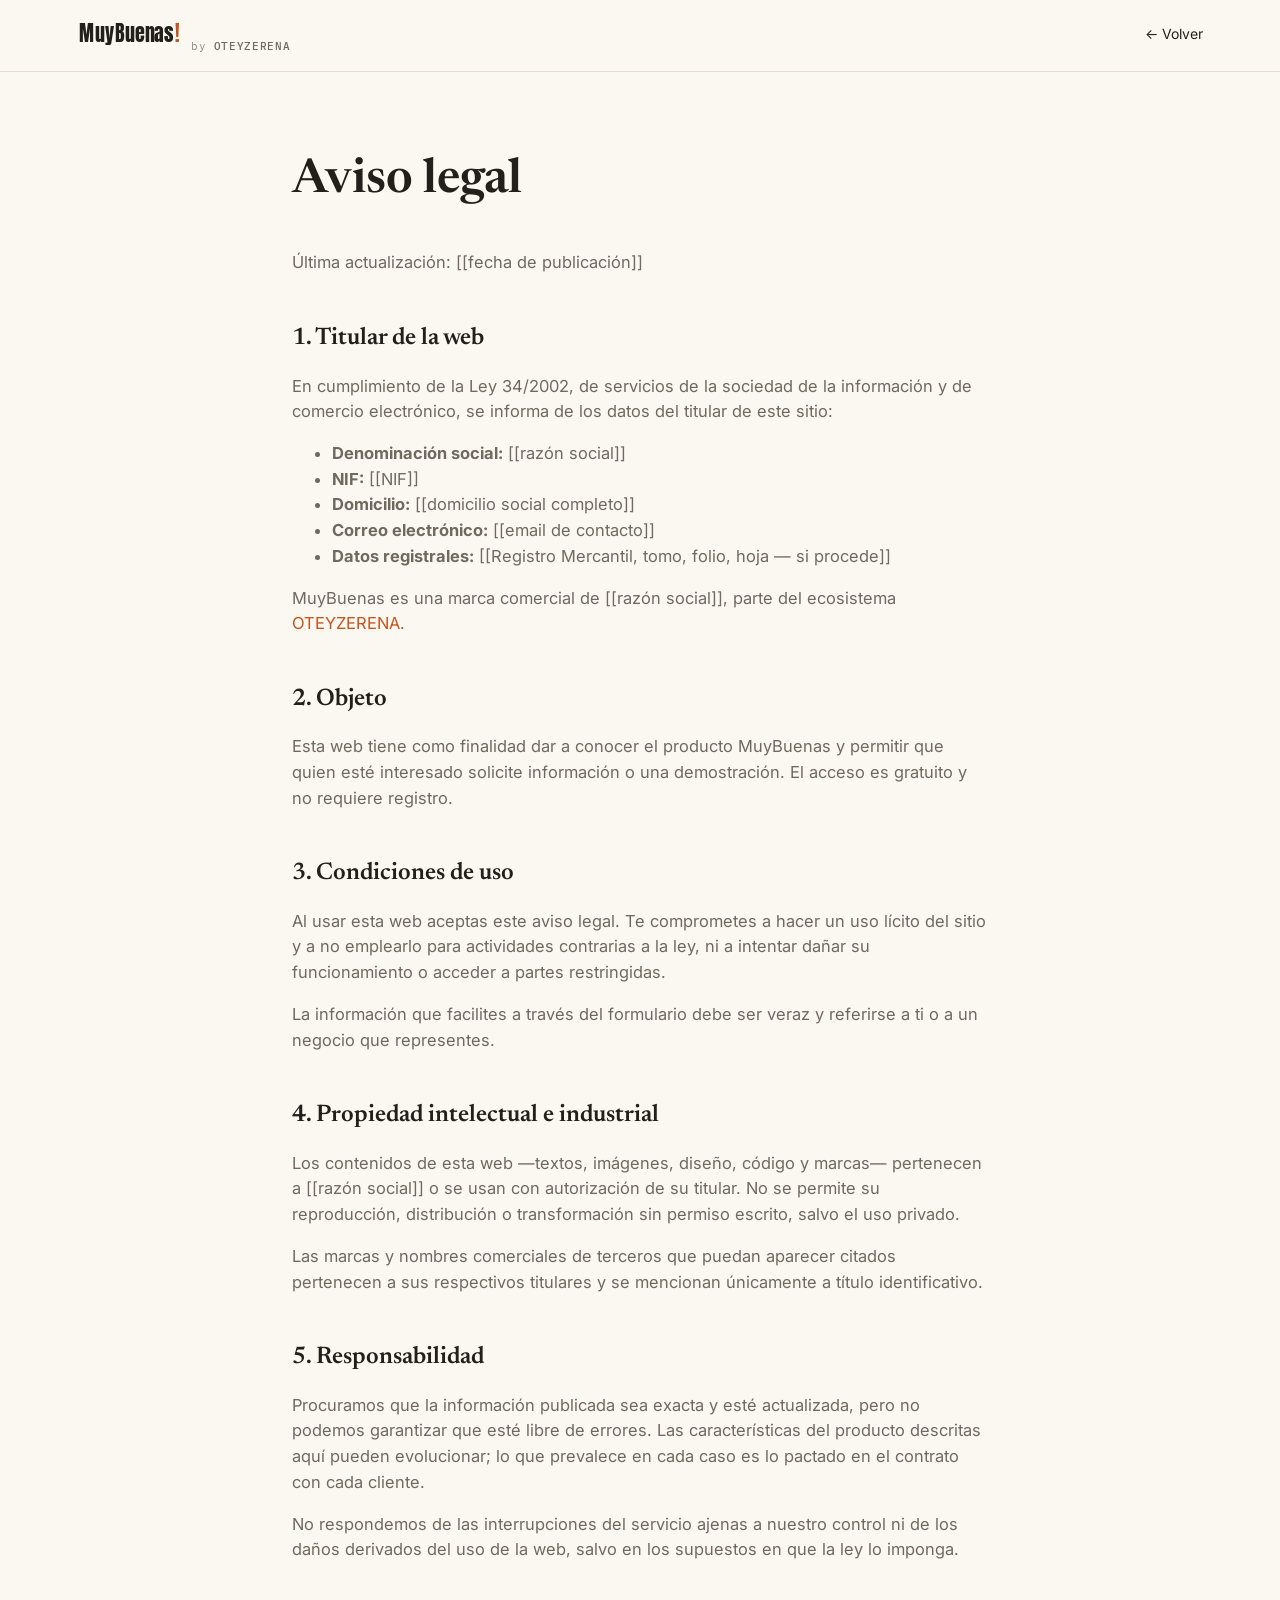
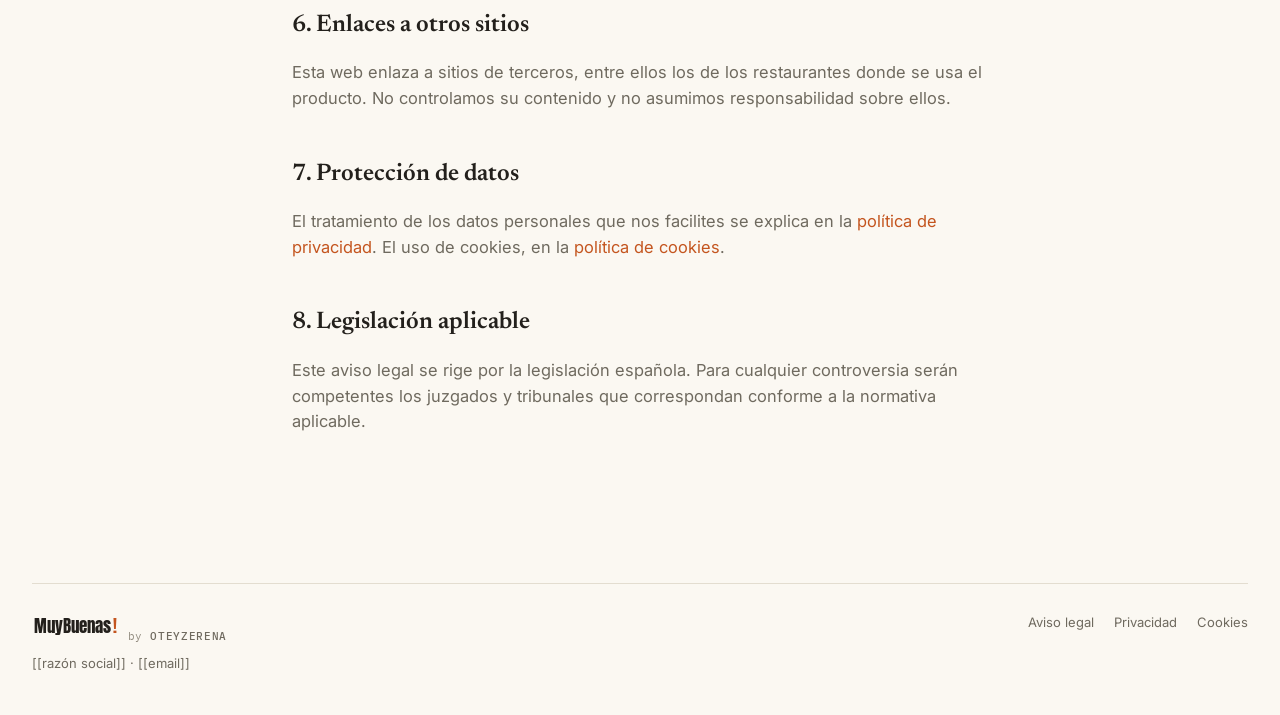
<file: legal/aviso-legal.html>
<!doctype html>
<!-- BORRADOR. No publicar sin rellenar los [[ ]] (ver DATOS-PENDIENTES.md)
     y sin revisión de alguien con criterio jurídico. -->
<html lang="es" data-acento="brasa">
<head>
<meta charset="utf-8">
<meta name="viewport" content="width=device-width, initial-scale=1">
<title>Aviso legal · MuyBuenas</title>
<meta name="description" content="Datos identificativos del titular de la web y condiciones de uso.">
<meta name="robots" content="noindex,follow">
<link rel="canonical" href="[[dominio]]/aviso-legal.html">
<link rel="icon" type="image/svg+xml" href="../assets/logo/symbol.svg">
<link rel="preconnect" href="https://fonts.googleapis.com">
<link rel="preconnect" href="https://fonts.gstatic.com" crossorigin>
<link href="https://fonts.googleapis.com/css2?family=Anton&family=IBM+Plex+Mono:wght@400;500&family=Inter:wght@400;500;600&family=Newsreader:opsz,wght@6..72,400;6..72,500;6..72,600&display=swap" rel="stylesheet">
<link rel="stylesheet" href="../assets/tokens.css">
<link rel="stylesheet" href="../assets/base.css">
</head>
<body>

<header class="oz-header">
  <nav class="oz-nav">
    <span class="oz-brand">
      <a href="../index.html" aria-label="MuyBuenas, inicio">
        <img class="oz-brand-logo" src="../assets/logo/wordmark.svg" width="106" height="34" alt="MuyBuenas">
      </a>
      <a class="oz-endoso" href="https://www.oteyzerena.com/" target="_blank" rel="noopener">by <strong>OTEYZERENA</strong></a>
    </span>
    <div class="oz-nav-links" id="oz-nav-links">
      <a href="../index.html">← Volver</a>
    </div>
  </nav>
</header>

<main class="oz-legal">
  <h1>Aviso legal</h1>
  <p>Última actualización: [[fecha de publicación]]</p>

  <h2>1. Titular de la web</h2>
  <p>
    En cumplimiento de la Ley 34/2002, de servicios de la sociedad de la información
    y de comercio electrónico, se informa de los datos del titular de este sitio:
  </p>
  <ul>
    <li><strong>Denominación social:</strong> [[razón social]]</li>
    <li><strong>NIF:</strong> [[NIF]]</li>
    <li><strong>Domicilio:</strong> [[domicilio social completo]]</li>
    <li><strong>Correo electrónico:</strong> [[email de contacto]]</li>
    <li><strong>Datos registrales:</strong> [[Registro Mercantil, tomo, folio, hoja — si procede]]</li>
  </ul>
  <p>
    MuyBuenas es una marca comercial de [[razón social]], parte del ecosistema
    <a href="https://www.oteyzerena.com/" target="_blank" rel="noopener">OTEYZERENA</a>.
  </p>

  <h2>2. Objeto</h2>
  <p>
    Esta web tiene como finalidad dar a conocer el producto MuyBuenas y permitir
    que quien esté interesado solicite información o una demostración. El acceso
    es gratuito y no requiere registro.
  </p>

  <h2>3. Condiciones de uso</h2>
  <p>
    Al usar esta web aceptas este aviso legal. Te comprometes a hacer un uso
    lícito del sitio y a no emplearlo para actividades contrarias a la ley, ni a
    intentar dañar su funcionamiento o acceder a partes restringidas.
  </p>
  <p>
    La información que facilites a través del formulario debe ser veraz y
    referirse a ti o a un negocio que representes.
  </p>

  <h2>4. Propiedad intelectual e industrial</h2>
  <p>
    Los contenidos de esta web —textos, imágenes, diseño, código y marcas—
    pertenecen a [[razón social]] o se usan con autorización de su titular. No se
    permite su reproducción, distribución o transformación sin permiso escrito,
    salvo el uso privado.
  </p>
  <p>
    Las marcas y nombres comerciales de terceros que puedan aparecer citados
    pertenecen a sus respectivos titulares y se mencionan únicamente a título
    identificativo.
  </p>

  <h2>5. Responsabilidad</h2>
  <p>
    Procuramos que la información publicada sea exacta y esté actualizada, pero no
    podemos garantizar que esté libre de errores. Las características del producto
    descritas aquí pueden evolucionar; lo que prevalece en cada caso es lo pactado
    en el contrato con cada cliente.
  </p>
  <p>
    No respondemos de las interrupciones del servicio ajenas a nuestro control ni
    de los daños derivados del uso de la web, salvo en los supuestos en que la ley
    lo imponga.
  </p>

  <h2>6. Enlaces a otros sitios</h2>
  <p>
    Esta web enlaza a sitios de terceros, entre ellos los de los restaurantes donde
    se usa el producto. No controlamos su contenido y no asumimos responsabilidad
    sobre ellos.
  </p>

  <h2>7. Protección de datos</h2>
  <p>
    El tratamiento de los datos personales que nos facilites se explica en la
    <a href="privacidad.html">política de privacidad</a>. El uso de cookies, en la
    <a href="cookies.html">política de cookies</a>.
  </p>

  <h2>8. Legislación aplicable</h2>
  <p>
    Este aviso legal se rige por la legislación española. Para cualquier
    controversia serán competentes los juzgados y tribunales que correspondan
    conforme a la normativa aplicable.
  </p>
</main>

<footer class="oz-footer">
  <div class="oz-footer-inner">
    <div>
      <div class="oz-brand">
        <img class="oz-footer-logo" src="../assets/logo/wordmark.svg" width="87" height="28" alt="MuyBuenas">
        <a class="oz-endoso" href="https://www.oteyzerena.com/" target="_blank" rel="noopener">by <strong>OTEYZERENA</strong></a>
      </div>
      <div style="margin-top:8px;">[[razón social]] · [[email]]</div>
    </div>
    <div class="oz-footer-links">
      <a href="aviso-legal.html">Aviso legal</a>
      <a href="privacidad.html">Privacidad</a>
      <a href="cookies.html">Cookies</a>
    </div>
  </div>
</footer>

<script src="../assets/nav.js" defer></script>
</body>
</html>
</file>
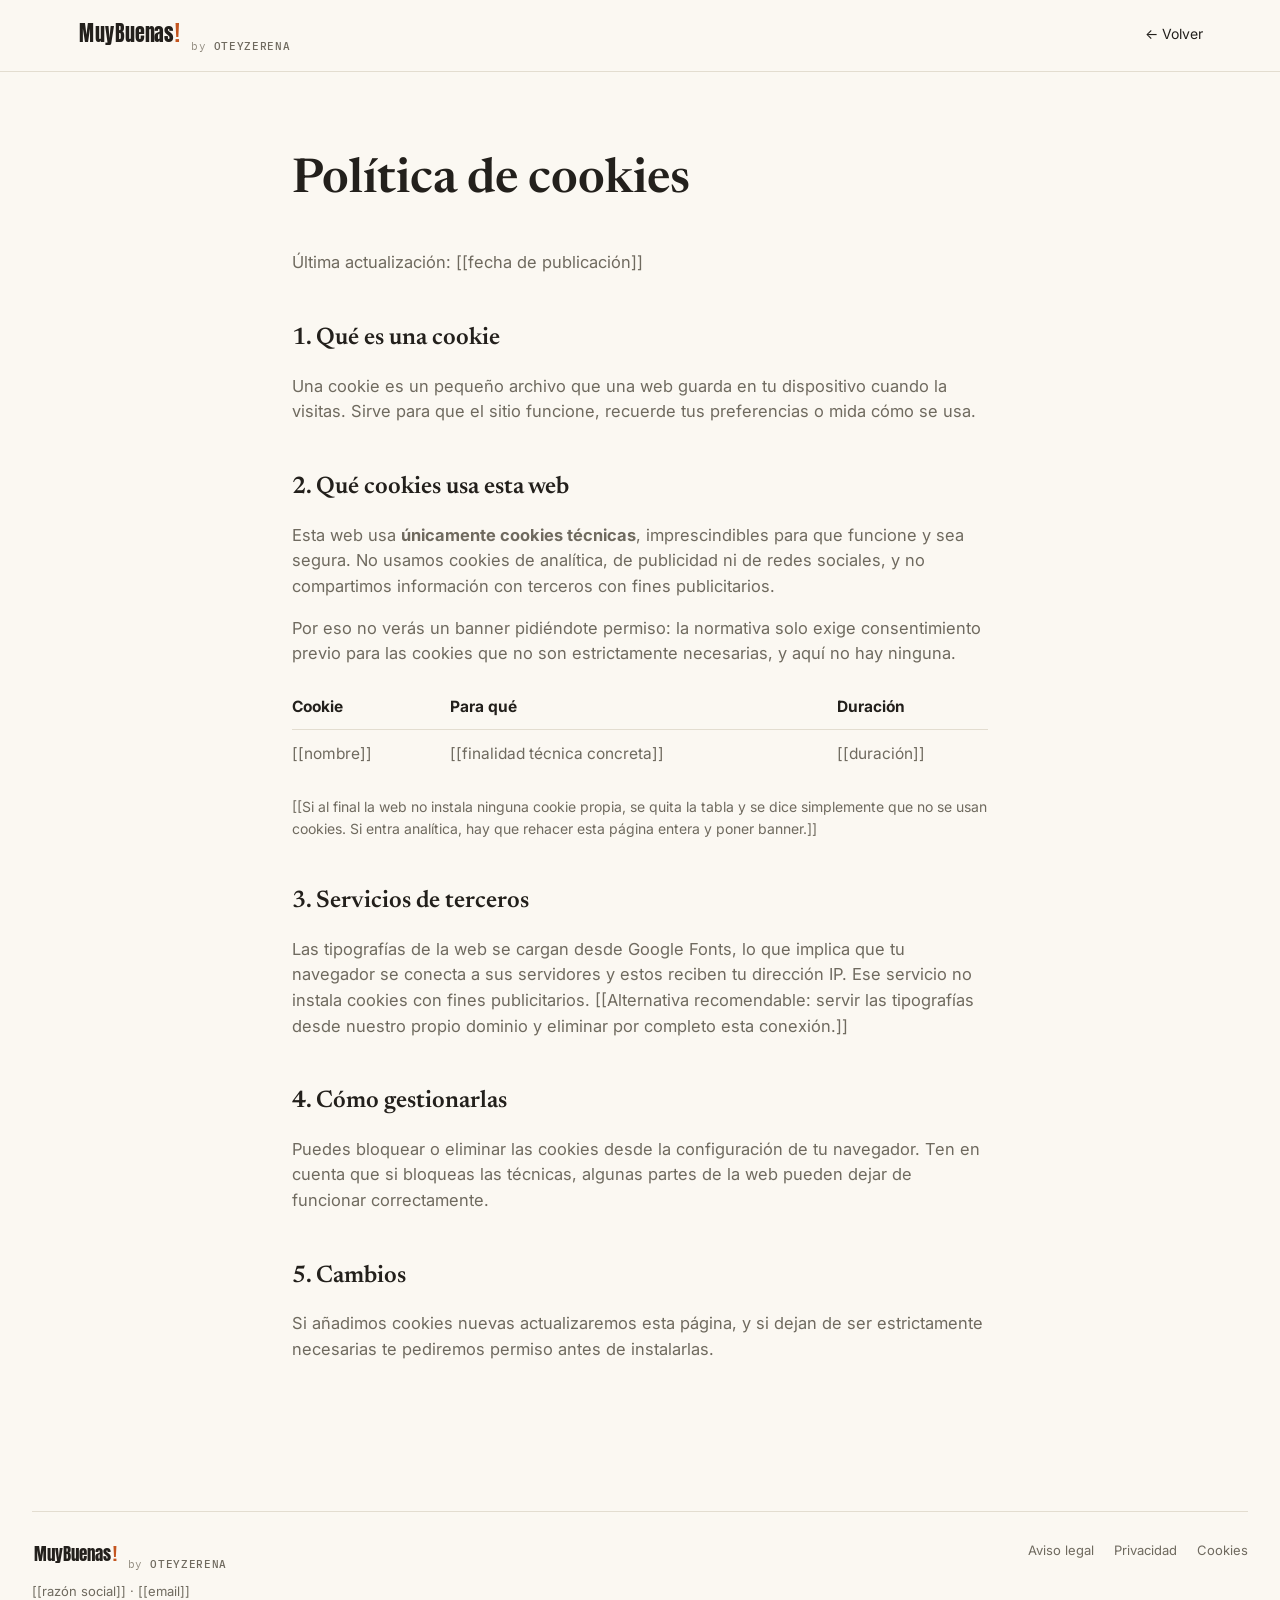
<file: legal/cookies.html>
<!doctype html>
<!-- BORRADOR. Escrito para el escenario "solo cookies técnicas", que es el que
     corresponde MIENTRAS NO se instale analítica. Si entra una herramienta de
     medición con cookies, hay que reescribir la tabla Y añadir banner de
     consentimiento previo. Ver DATOS-PENDIENTES.md §3. -->
<html lang="es" data-acento="brasa">
<head>
<meta charset="utf-8">
<meta name="viewport" content="width=device-width, initial-scale=1">
<title>Política de cookies · MuyBuenas</title>
<meta name="description" content="Qué cookies usa esta web y cómo gestionarlas.">
<meta name="robots" content="noindex,follow">
<link rel="canonical" href="[[dominio]]/cookies.html">
<link rel="icon" type="image/svg+xml" href="../assets/logo/symbol.svg">
<link rel="preconnect" href="https://fonts.googleapis.com">
<link rel="preconnect" href="https://fonts.gstatic.com" crossorigin>
<link href="https://fonts.googleapis.com/css2?family=Anton&family=IBM+Plex+Mono:wght@400;500&family=Inter:wght@400;500;600&family=Newsreader:opsz,wght@6..72,400;6..72,500;6..72,600&display=swap" rel="stylesheet">
<link rel="stylesheet" href="../assets/tokens.css">
<link rel="stylesheet" href="../assets/base.css">
</head>
<body>

<header class="oz-header">
  <nav class="oz-nav">
    <span class="oz-brand">
      <a href="../index.html" aria-label="MuyBuenas, inicio">
        <img class="oz-brand-logo" src="../assets/logo/wordmark.svg" width="106" height="34" alt="MuyBuenas">
      </a>
      <a class="oz-endoso" href="https://www.oteyzerena.com/" target="_blank" rel="noopener">by <strong>OTEYZERENA</strong></a>
    </span>
    <div class="oz-nav-links" id="oz-nav-links">
      <a href="../index.html">← Volver</a>
    </div>
  </nav>
</header>

<main class="oz-legal">
  <h1>Política de cookies</h1>
  <p>Última actualización: [[fecha de publicación]]</p>

  <h2>1. Qué es una cookie</h2>
  <p>
    Una cookie es un pequeño archivo que una web guarda en tu dispositivo cuando
    la visitas. Sirve para que el sitio funcione, recuerde tus preferencias o
    mida cómo se usa.
  </p>

  <h2>2. Qué cookies usa esta web</h2>
  <p>
    Esta web usa <strong>únicamente cookies técnicas</strong>, imprescindibles
    para que funcione y sea segura. No usamos cookies de analítica, de publicidad
    ni de redes sociales, y no compartimos información con terceros con fines
    publicitarios.
  </p>
  <p>
    Por eso no verás un banner pidiéndote permiso: la normativa solo exige
    consentimiento previo para las cookies que no son estrictamente necesarias, y
    aquí no hay ninguna.
  </p>
  <table style="width:100%;border-collapse:collapse;font-size:15.5px;margin:18px 0;">
    <thead>
      <tr style="text-align:left;border-bottom:1px solid var(--line);">
        <th style="padding:10px 12px 10px 0;">Cookie</th>
        <th style="padding:10px 12px 10px 0;">Para qué</th>
        <th style="padding:10px 0;">Duración</th>
      </tr>
    </thead>
    <tbody style="color:var(--warm);">
      <tr>
        <td style="padding:12px 12px 12px 0;">[[nombre]]</td>
        <td style="padding:12px 12px 12px 0;">[[finalidad técnica concreta]]</td>
        <td style="padding:12px 0;">[[duración]]</td>
      </tr>
    </tbody>
  </table>
  <p style="font-size:14px;">
    [[Si al final la web no instala ninguna cookie propia, se quita la tabla y se
    dice simplemente que no se usan cookies. Si entra analítica, hay que rehacer
    esta página entera y poner banner.]]
  </p>

  <h2>3. Servicios de terceros</h2>
  <p>
    Las tipografías de la web se cargan desde Google Fonts, lo que implica que tu
    navegador se conecta a sus servidores y estos reciben tu dirección IP. Ese
    servicio no instala cookies con fines publicitarios.
    [[Alternativa recomendable: servir las tipografías desde nuestro propio
    dominio y eliminar por completo esta conexión.]]
  </p>

  <h2>4. Cómo gestionarlas</h2>
  <p>
    Puedes bloquear o eliminar las cookies desde la configuración de tu navegador.
    Ten en cuenta que si bloqueas las técnicas, algunas partes de la web pueden
    dejar de funcionar correctamente.
  </p>

  <h2>5. Cambios</h2>
  <p>
    Si añadimos cookies nuevas actualizaremos esta página, y si dejan de ser
    estrictamente necesarias te pediremos permiso antes de instalarlas.
  </p>
</main>

<footer class="oz-footer">
  <div class="oz-footer-inner">
    <div>
      <div class="oz-brand">
        <img class="oz-footer-logo" src="../assets/logo/wordmark.svg" width="87" height="28" alt="MuyBuenas">
        <a class="oz-endoso" href="https://www.oteyzerena.com/" target="_blank" rel="noopener">by <strong>OTEYZERENA</strong></a>
      </div>
      <div style="margin-top:8px;">[[razón social]] · [[email]]</div>
    </div>
    <div class="oz-footer-links">
      <a href="aviso-legal.html">Aviso legal</a>
      <a href="privacidad.html">Privacidad</a>
      <a href="cookies.html">Cookies</a>
    </div>
  </div>
</footer>

<script src="../assets/nav.js" defer></script>
</body>
</html>
</file>
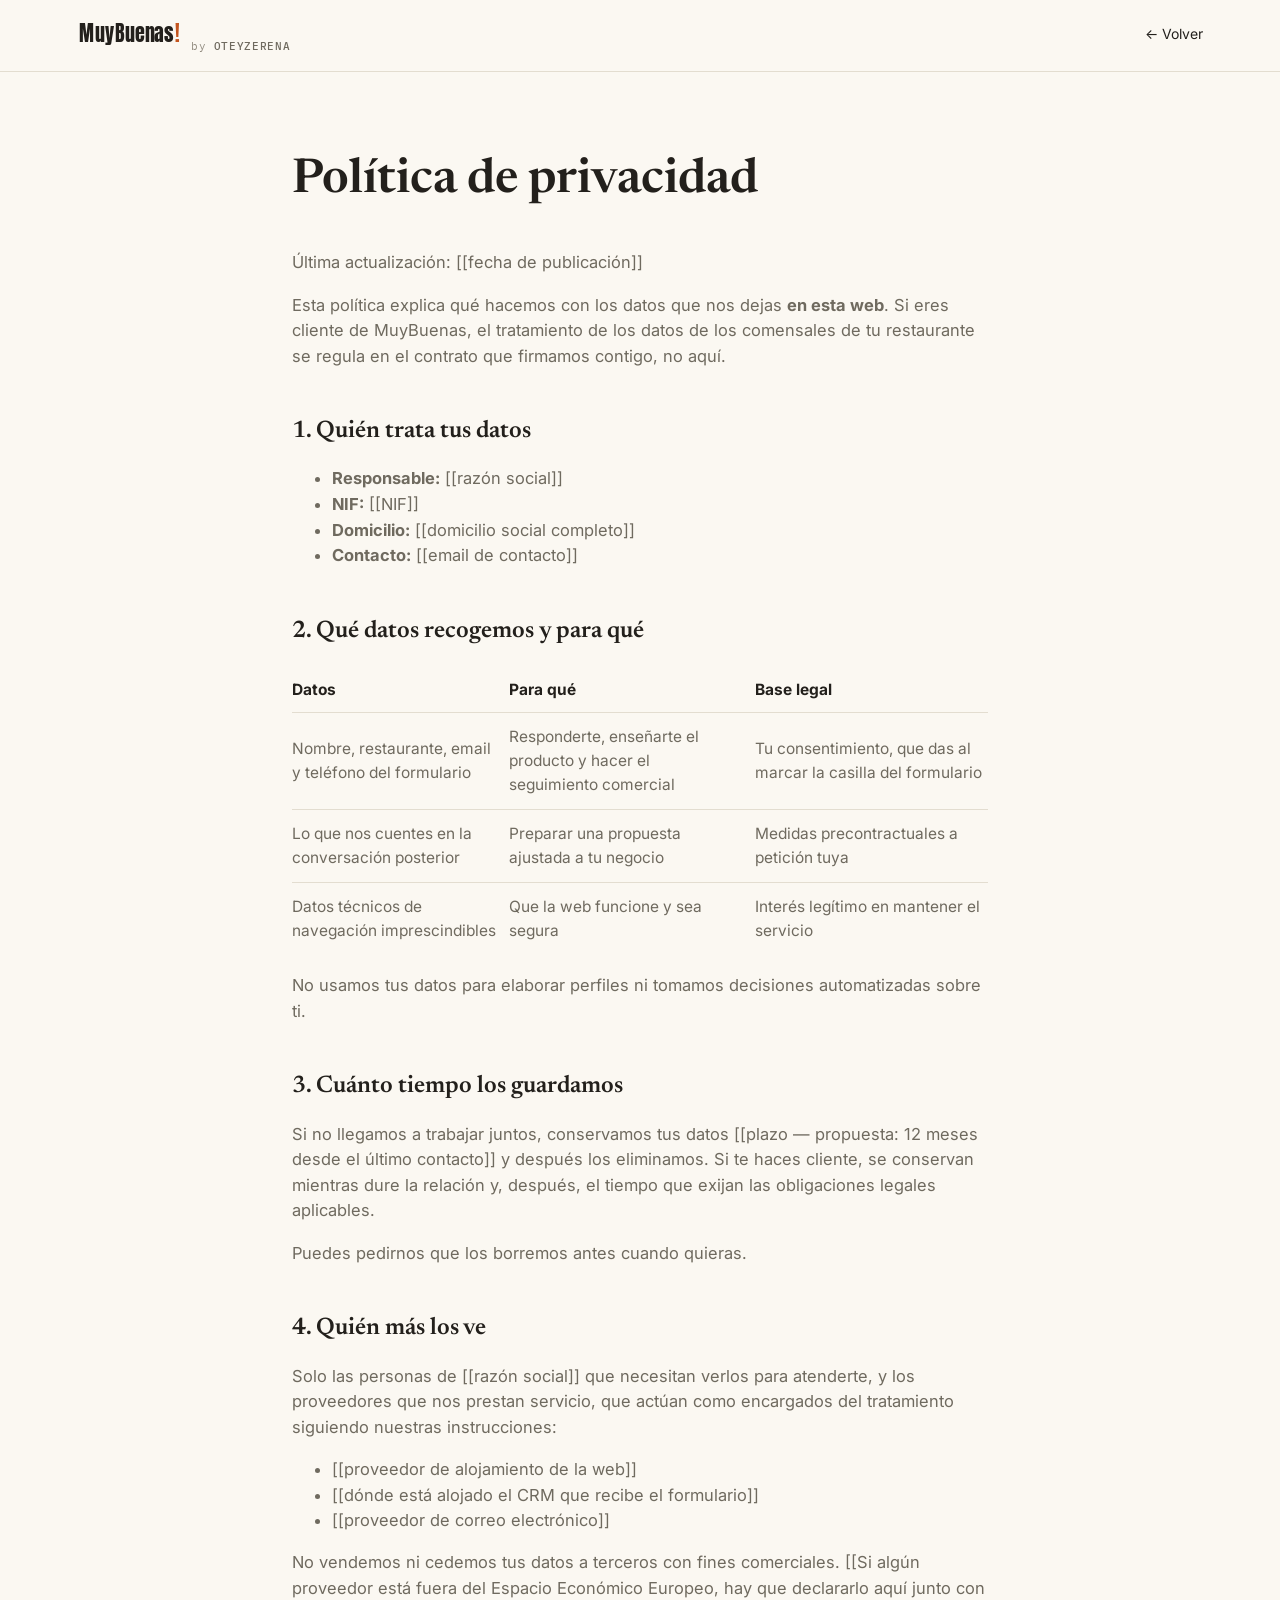
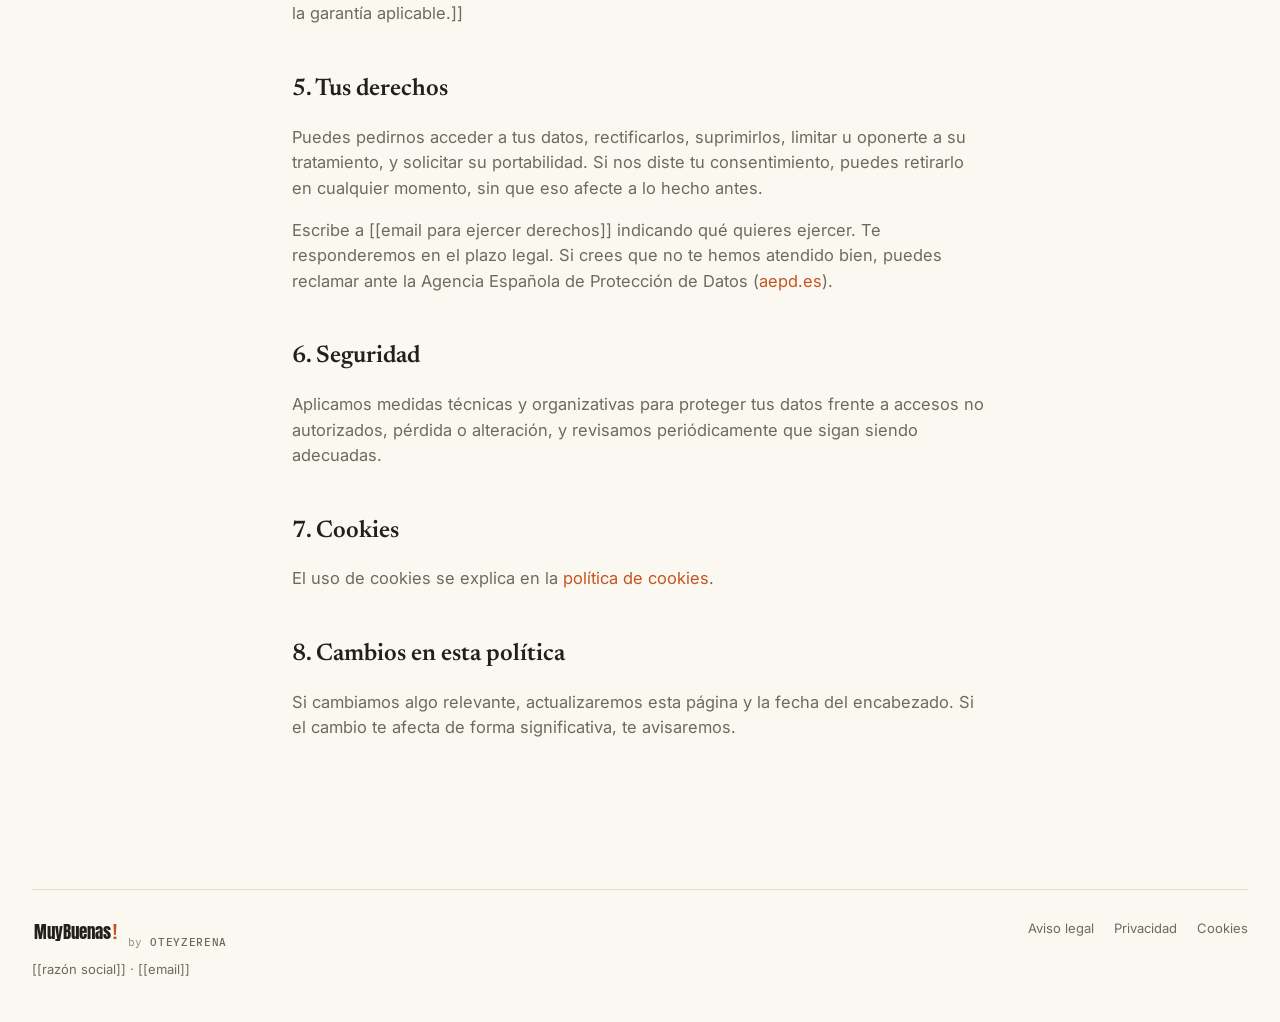
<file: legal/privacidad.html>
<!doctype html>
<!-- BORRADOR. No publicar sin rellenar los [[ ]] (ver DATOS-PENDIENTES.md)
     y sin revisión de alguien con criterio jurídico.
     OJO: esta política cubre LA WEB. El tratamiento de los datos de los
     clientes de cada restaurante (incluidas las llamadas de voz) va en un
     contrato de encargo aparte. -->
<html lang="es" data-acento="brasa">
<head>
<meta charset="utf-8">
<meta name="viewport" content="width=device-width, initial-scale=1">
<title>Política de privacidad · MuyBuenas</title>
<meta name="description" content="Qué datos recogemos a través de esta web, para qué y qué derechos tienes.">
<meta name="robots" content="noindex,follow">
<link rel="canonical" href="[[dominio]]/privacidad.html">
<link rel="icon" type="image/svg+xml" href="../assets/logo/symbol.svg">
<link rel="preconnect" href="https://fonts.googleapis.com">
<link rel="preconnect" href="https://fonts.gstatic.com" crossorigin>
<link href="https://fonts.googleapis.com/css2?family=Anton&family=IBM+Plex+Mono:wght@400;500&family=Inter:wght@400;500;600&family=Newsreader:opsz,wght@6..72,400;6..72,500;6..72,600&display=swap" rel="stylesheet">
<link rel="stylesheet" href="../assets/tokens.css">
<link rel="stylesheet" href="../assets/base.css">
</head>
<body>

<header class="oz-header">
  <nav class="oz-nav">
    <span class="oz-brand">
      <a href="../index.html" aria-label="MuyBuenas, inicio">
        <img class="oz-brand-logo" src="../assets/logo/wordmark.svg" width="106" height="34" alt="MuyBuenas">
      </a>
      <a class="oz-endoso" href="https://www.oteyzerena.com/" target="_blank" rel="noopener">by <strong>OTEYZERENA</strong></a>
    </span>
    <div class="oz-nav-links" id="oz-nav-links">
      <a href="../index.html">← Volver</a>
    </div>
  </nav>
</header>

<main class="oz-legal">
  <h1>Política de privacidad</h1>
  <p>Última actualización: [[fecha de publicación]]</p>
  <p>
    Esta política explica qué hacemos con los datos que nos dejas <strong>en esta
    web</strong>. Si eres cliente de MuyBuenas, el tratamiento de los datos de los
    comensales de tu restaurante se regula en el contrato que firmamos contigo,
    no aquí.
  </p>

  <h2>1. Quién trata tus datos</h2>
  <ul>
    <li><strong>Responsable:</strong> [[razón social]]</li>
    <li><strong>NIF:</strong> [[NIF]]</li>
    <li><strong>Domicilio:</strong> [[domicilio social completo]]</li>
    <li><strong>Contacto:</strong> [[email de contacto]]</li>
  </ul>

  <h2>2. Qué datos recogemos y para qué</h2>
  <table style="width:100%;border-collapse:collapse;font-size:15.5px;margin:18px 0;">
    <thead>
      <tr style="text-align:left;border-bottom:1px solid var(--line);">
        <th style="padding:10px 12px 10px 0;">Datos</th>
        <th style="padding:10px 12px 10px 0;">Para qué</th>
        <th style="padding:10px 0;">Base legal</th>
      </tr>
    </thead>
    <tbody style="color:var(--warm);">
      <tr style="border-bottom:1px solid var(--line);">
        <td style="padding:12px 12px 12px 0;">Nombre, restaurante, email y teléfono del formulario</td>
        <td style="padding:12px 12px 12px 0;">Responderte, enseñarte el producto y hacer el seguimiento comercial</td>
        <td style="padding:12px 0;">Tu consentimiento, que das al marcar la casilla del formulario</td>
      </tr>
      <tr style="border-bottom:1px solid var(--line);">
        <td style="padding:12px 12px 12px 0;">Lo que nos cuentes en la conversación posterior</td>
        <td style="padding:12px 12px 12px 0;">Preparar una propuesta ajustada a tu negocio</td>
        <td style="padding:12px 0;">Medidas precontractuales a petición tuya</td>
      </tr>
      <tr>
        <td style="padding:12px 12px 12px 0;">Datos técnicos de navegación imprescindibles</td>
        <td style="padding:12px 12px 12px 0;">Que la web funcione y sea segura</td>
        <td style="padding:12px 0;">Interés legítimo en mantener el servicio</td>
      </tr>
    </tbody>
  </table>
  <p>
    No usamos tus datos para elaborar perfiles ni tomamos decisiones automatizadas
    sobre ti.
  </p>

  <h2>3. Cuánto tiempo los guardamos</h2>
  <p>
    Si no llegamos a trabajar juntos, conservamos tus datos [[plazo — propuesta:
    12 meses desde el último contacto]] y después los eliminamos. Si te haces
    cliente, se conservan mientras dure la relación y, después, el tiempo que
    exijan las obligaciones legales aplicables.
  </p>
  <p>Puedes pedirnos que los borremos antes cuando quieras.</p>

  <h2>4. Quién más los ve</h2>
  <p>
    Solo las personas de [[razón social]] que necesitan verlos para atenderte, y
    los proveedores que nos prestan servicio, que actúan como encargados del
    tratamiento siguiendo nuestras instrucciones:
  </p>
  <ul>
    <li>[[proveedor de alojamiento de la web]]</li>
    <li>[[dónde está alojado el CRM que recibe el formulario]]</li>
    <li>[[proveedor de correo electrónico]]</li>
  </ul>
  <p>
    No vendemos ni cedemos tus datos a terceros con fines comerciales.
    [[Si algún proveedor está fuera del Espacio Económico Europeo, hay que
    declararlo aquí junto con la garantía aplicable.]]
  </p>

  <h2>5. Tus derechos</h2>
  <p>
    Puedes pedirnos acceder a tus datos, rectificarlos, suprimirlos, limitar u
    oponerte a su tratamiento, y solicitar su portabilidad. Si nos diste tu
    consentimiento, puedes retirarlo en cualquier momento, sin que eso afecte a lo
    hecho antes.
  </p>
  <p>
    Escribe a [[email para ejercer derechos]] indicando qué quieres ejercer. Te
    responderemos en el plazo legal. Si crees que no te hemos atendido bien,
    puedes reclamar ante la Agencia Española de Protección de Datos
    (<a href="https://www.aepd.es" target="_blank" rel="noopener">aepd.es</a>).
  </p>

  <h2>6. Seguridad</h2>
  <p>
    Aplicamos medidas técnicas y organizativas para proteger tus datos frente a
    accesos no autorizados, pérdida o alteración, y revisamos periódicamente que
    sigan siendo adecuadas.
  </p>

  <h2>7. Cookies</h2>
  <p>
    El uso de cookies se explica en la <a href="cookies.html">política de cookies</a>.
  </p>

  <h2>8. Cambios en esta política</h2>
  <p>
    Si cambiamos algo relevante, actualizaremos esta página y la fecha del
    encabezado. Si el cambio te afecta de forma significativa, te avisaremos.
  </p>
</main>

<footer class="oz-footer">
  <div class="oz-footer-inner">
    <div>
      <div class="oz-brand">
        <img class="oz-footer-logo" src="../assets/logo/wordmark.svg" width="87" height="28" alt="MuyBuenas">
        <a class="oz-endoso" href="https://www.oteyzerena.com/" target="_blank" rel="noopener">by <strong>OTEYZERENA</strong></a>
      </div>
      <div style="margin-top:8px;">[[razón social]] · [[email]]</div>
    </div>
    <div class="oz-footer-links">
      <a href="aviso-legal.html">Aviso legal</a>
      <a href="privacidad.html">Privacidad</a>
      <a href="cookies.html">Cookies</a>
    </div>
  </div>
</footer>

<script src="../assets/nav.js" defer></script>
</body>
</html>
</file>
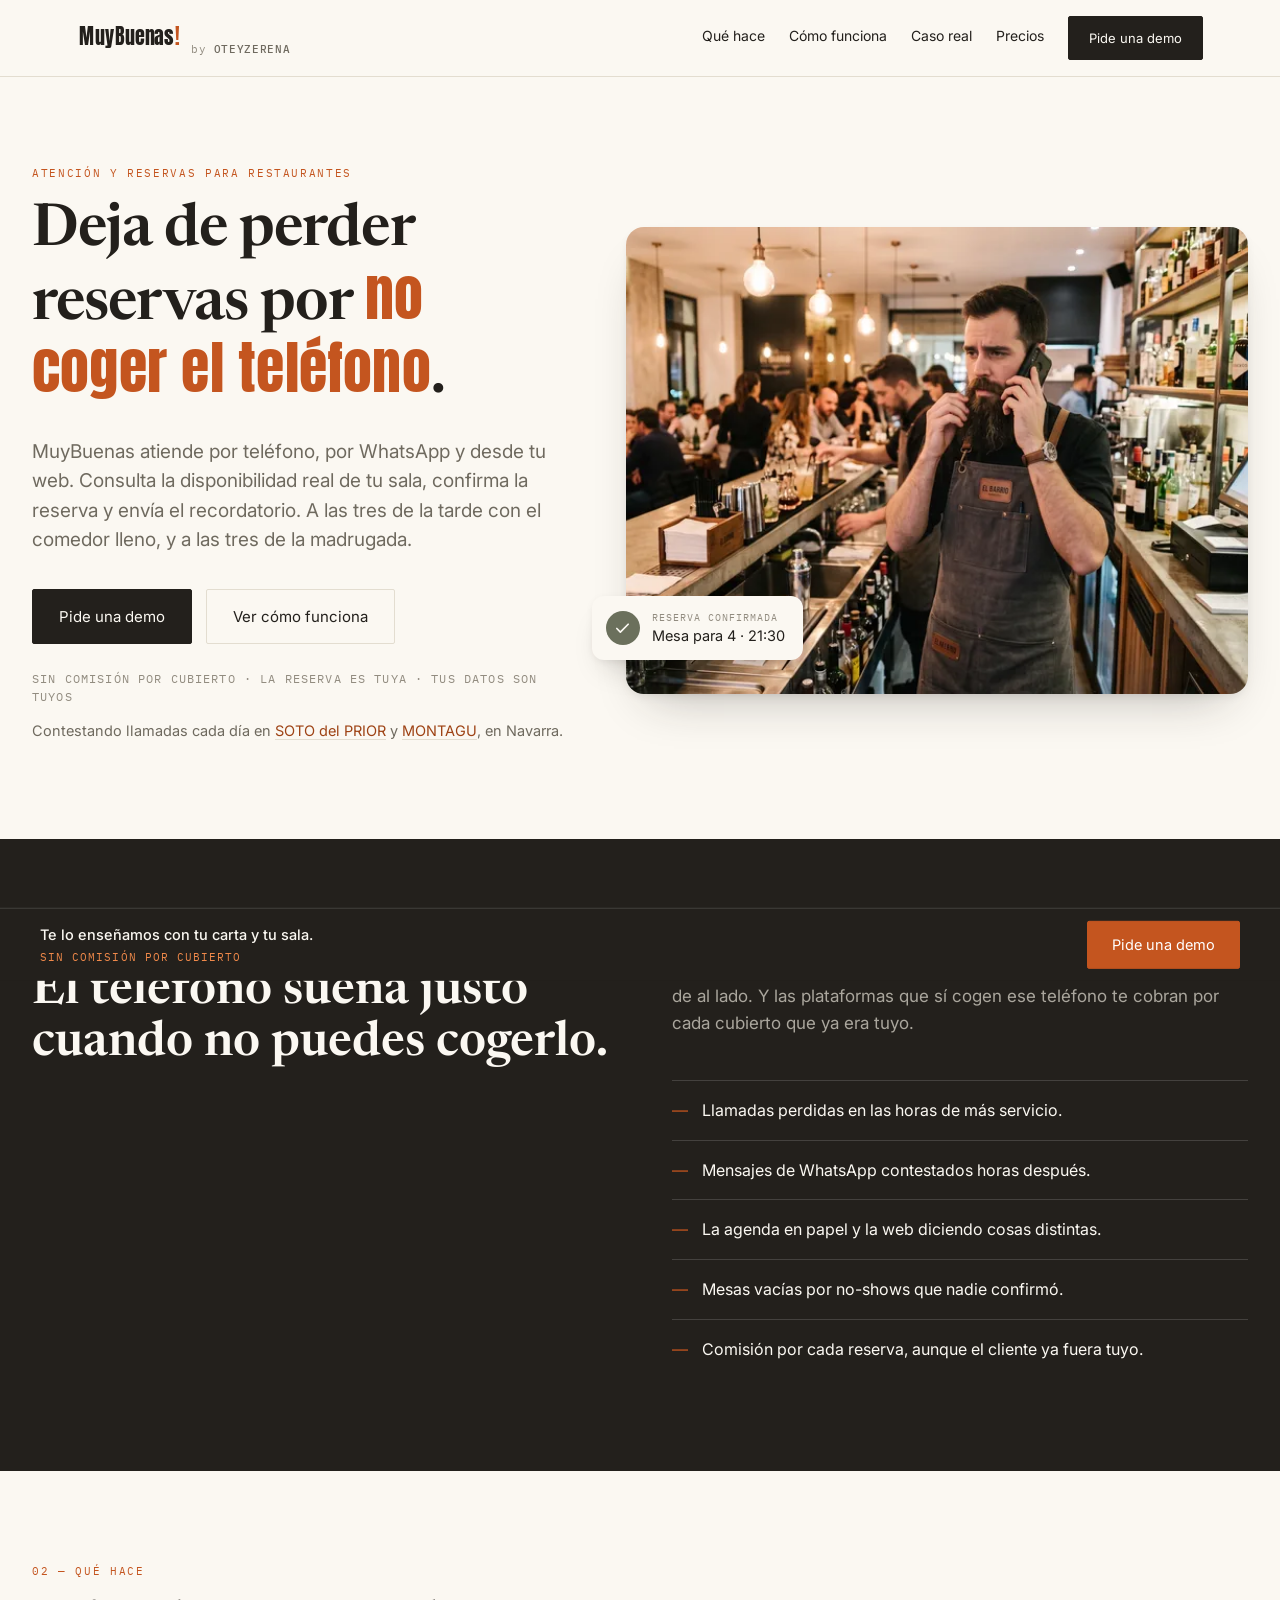
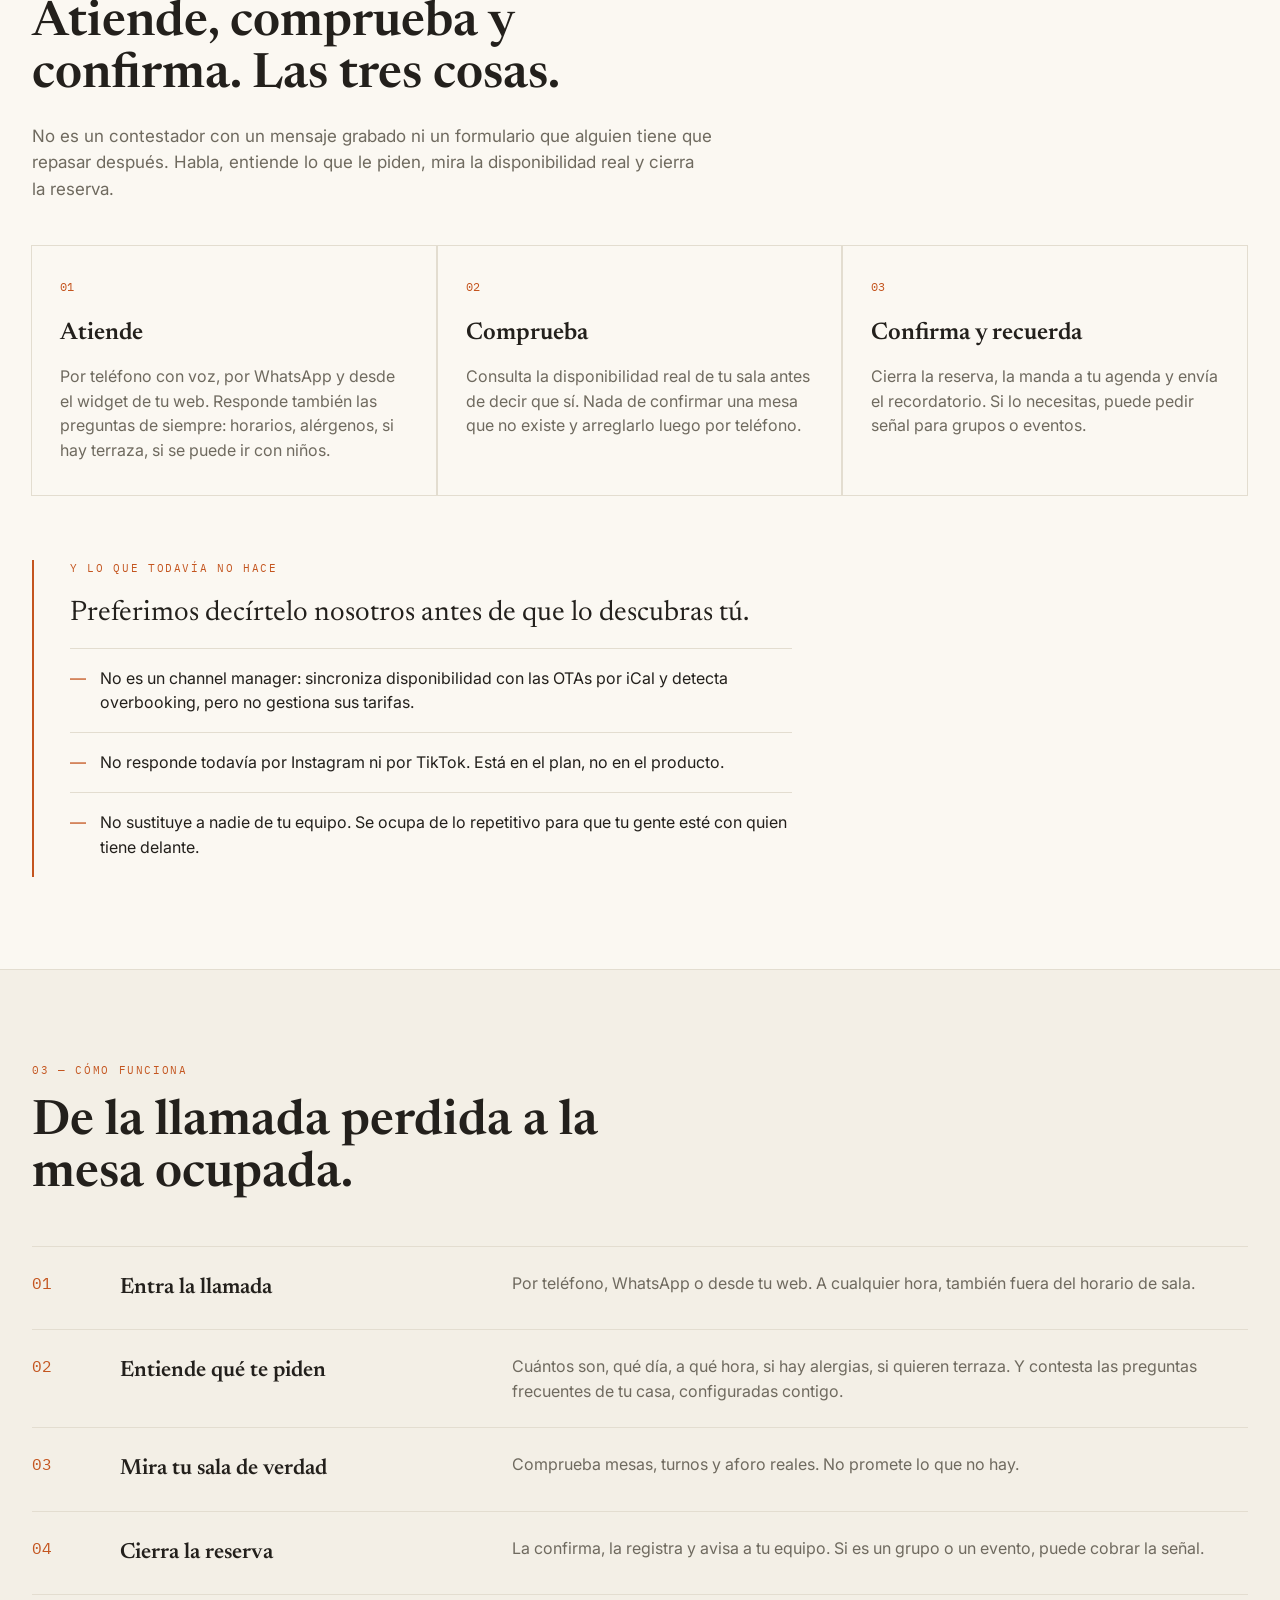
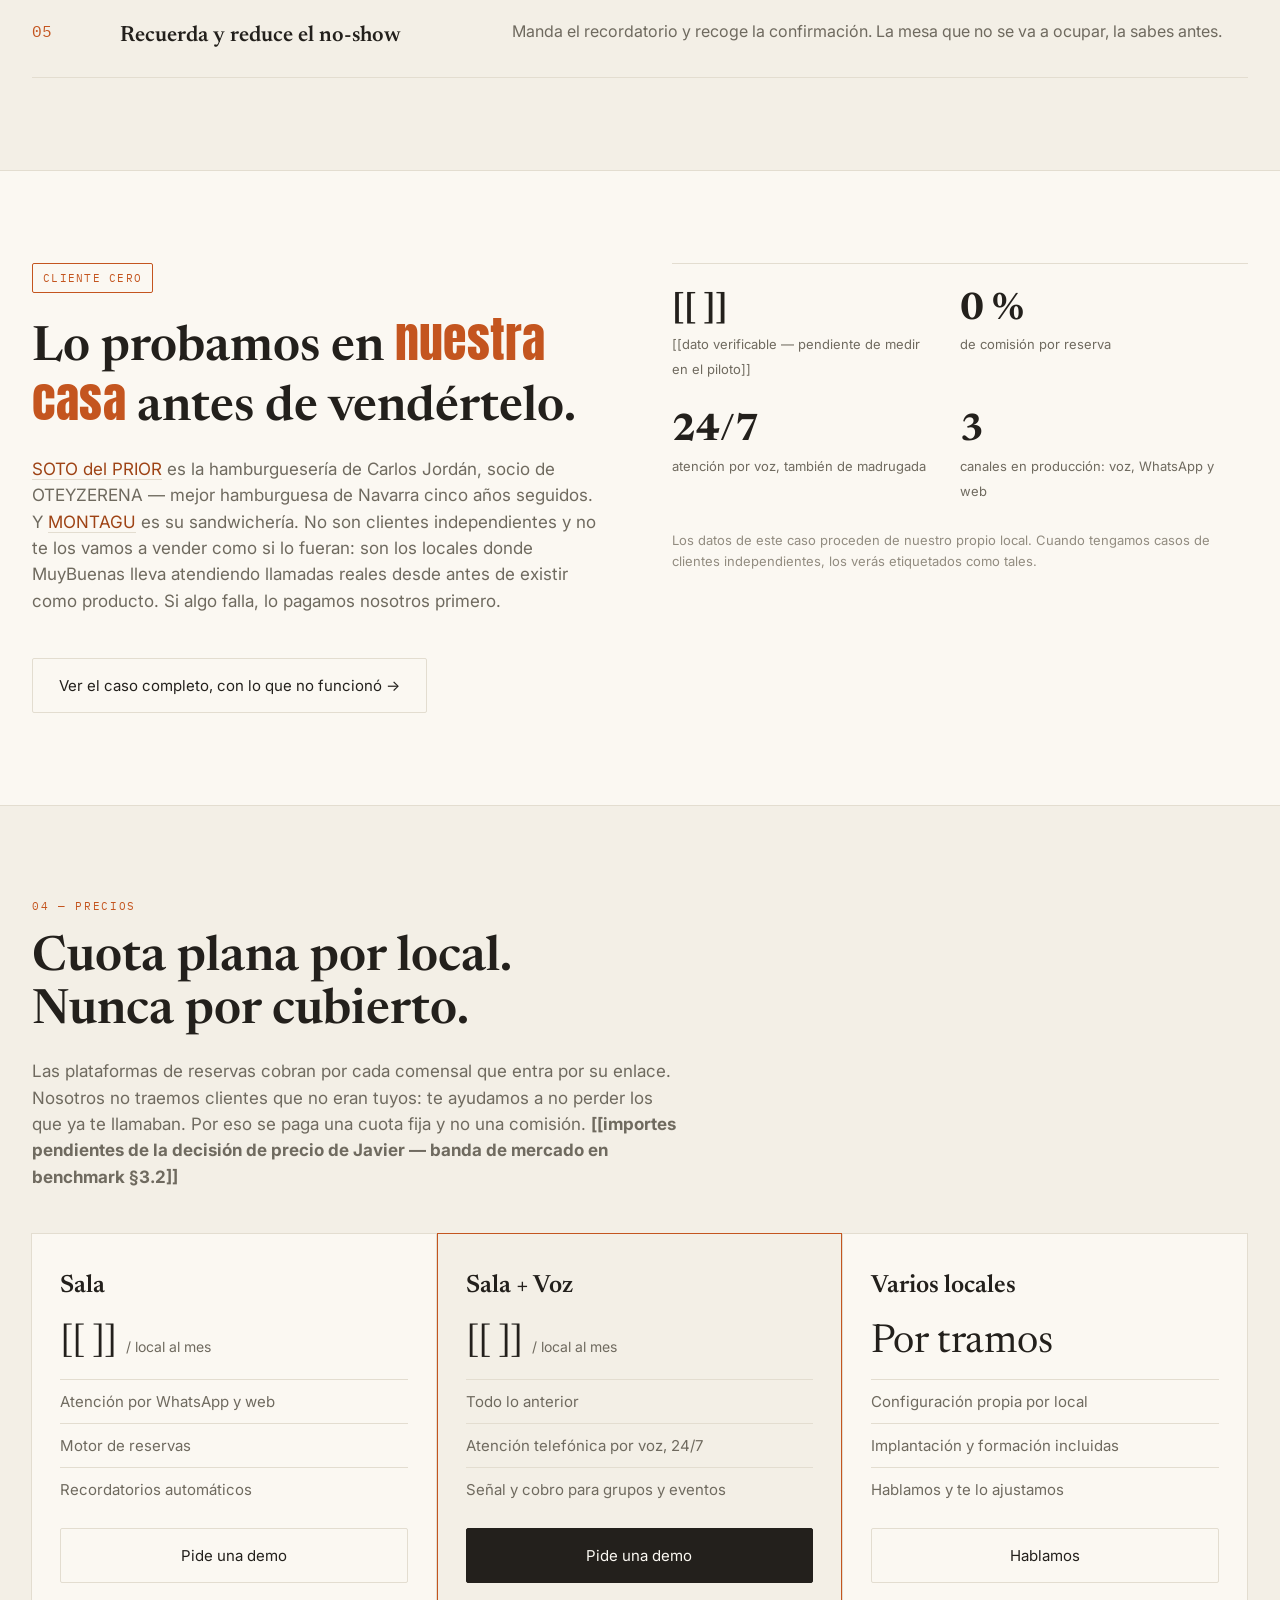
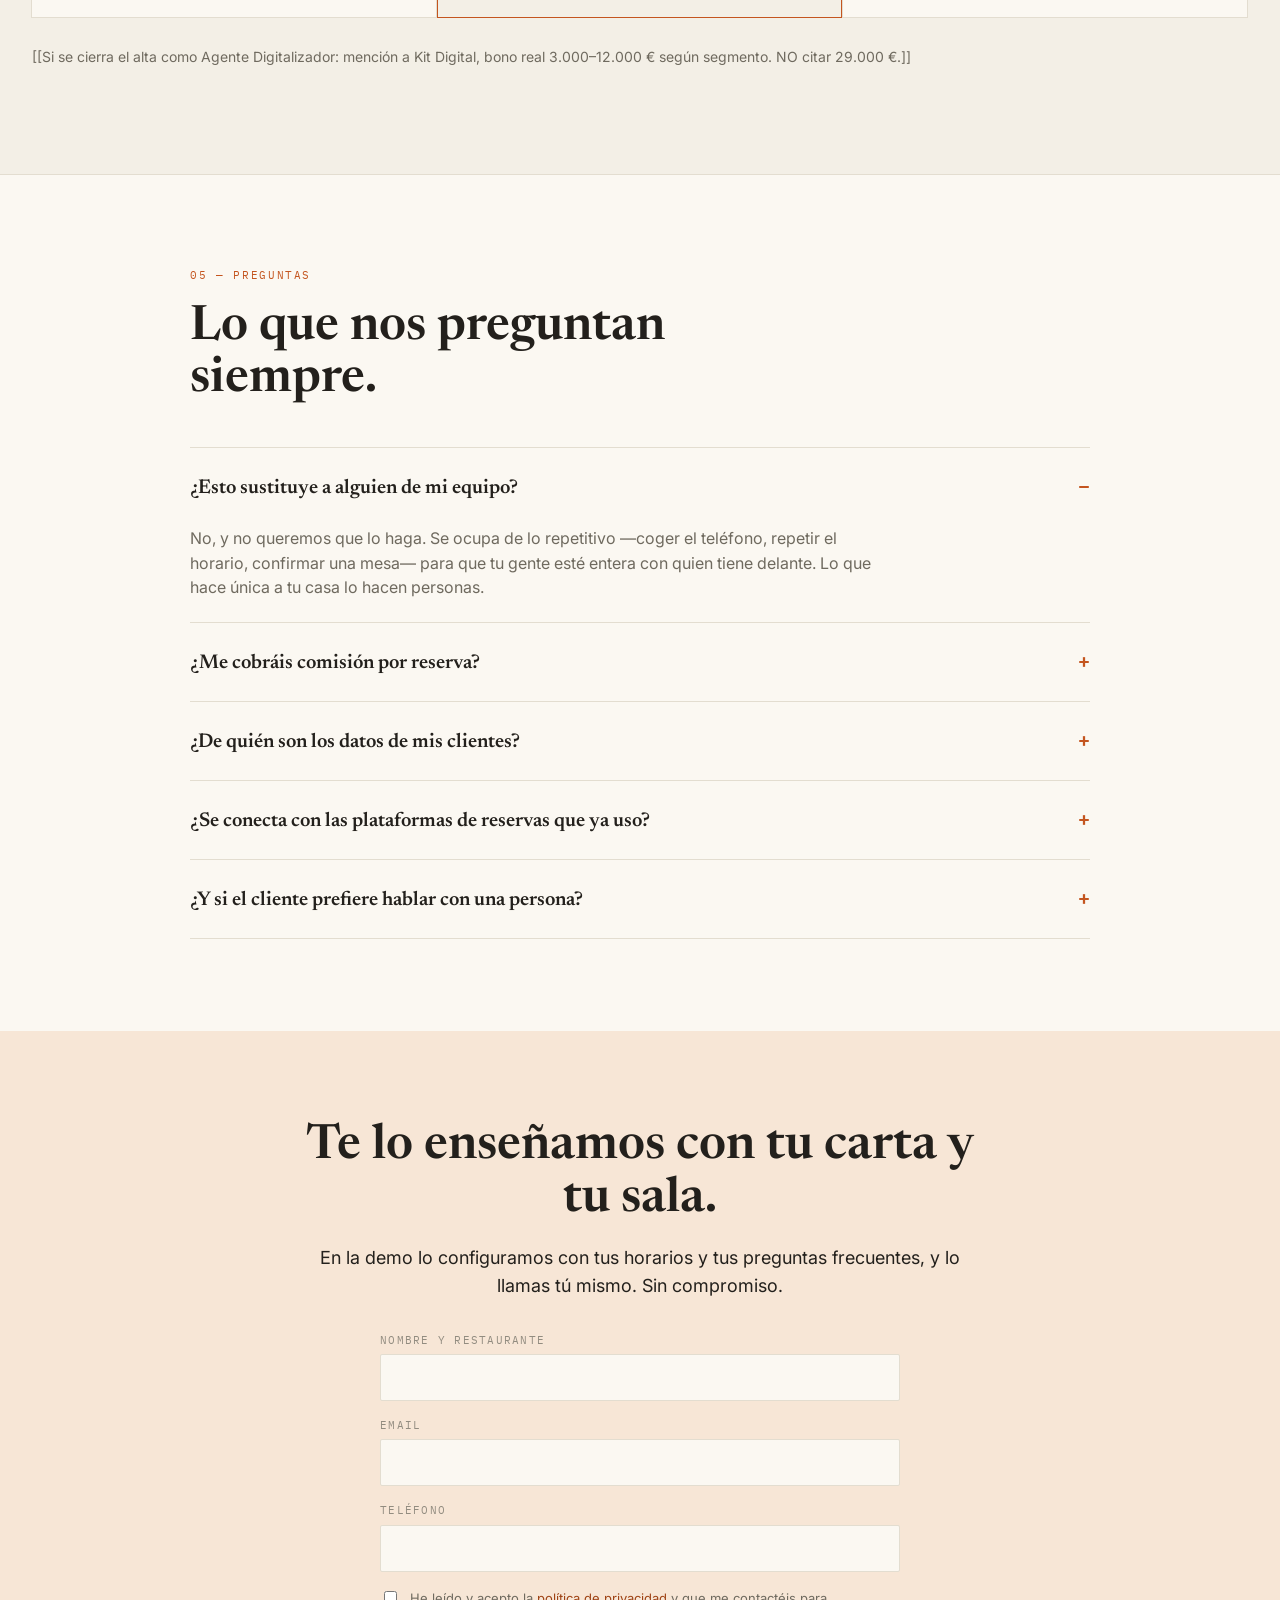
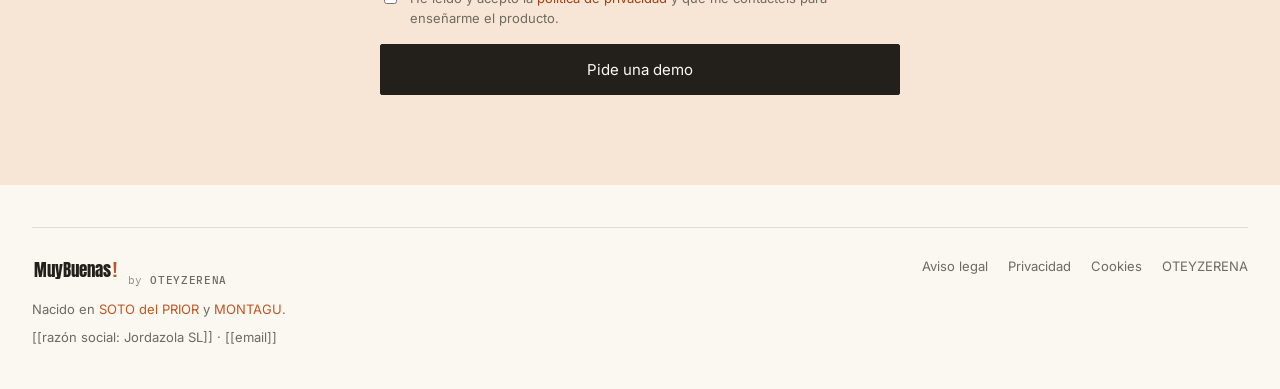
<file: plantillas/muybuenas-home.html>
<!doctype html>
<!--
  ============================================================
  BORRADOR ESTRUCTURAL — web de producto MuyBuenas
  ============================================================
  QUÉ ES: la maqueta de la primera web de producto, con el kit ya
  aplicado. Sirve para (a) ver la paleta en movimiento y (b) fijar la
  arquitectura de la página antes de escribir el copy definitivo.

  QUÉ NO ES: copy final. El texto de aquí es §12-seguro y está sacado de
  material verificado (INFORME §5 y PRODUCT_DIRECTION.md de MuyBuenas),
  pero el redactado publicable lo hace `web-copy`.

  MARCADORES: todo lo que va entre [[ ]] es una decisión pendiente.

  CAMBIAR DE PALETA: atributo data-acento del <html> → "brasa" | "laurel" | "noche"
  ============================================================
-->
<html lang="es" data-acento="brasa">
<head>
<meta charset="utf-8">
<meta name="viewport" content="width=device-width, initial-scale=1">
<title>MuyBuenas · Atiende y reserva por ti, sin comisiones</title>
<meta name="description" content="MuyBuenas atiende el teléfono, WhatsApp y tu web, comprueba la disponibilidad real de tu sala y confirma la reserva. Sin comisión por cubierto.">
<meta name="theme-color" content="#23201c">
<meta name="robots" content="index,follow">
<link rel="canonical" href="[[dominio]]/">
<link rel="icon" type="image/svg+xml" href="../assets/logo/symbol.svg">
<link rel="apple-touch-icon" href="[[symbol-512.png — raster pendiente, ver assets/logo/README.md]]">

<meta property="og:type" content="website">
<meta property="og:site_name" content="MuyBuenas">
<meta property="og:locale" content="es_ES">
<meta property="og:title" content="MuyBuenas · Atiende y reserva por ti, sin comisiones">
<meta property="og:description" content="Atiende el teléfono, WhatsApp y tu web, comprueba disponibilidad real y confirma la reserva. Sin comisión por cubierto.">
<meta property="og:url" content="[[dominio]]/">
<meta property="og:image" content="[[dominio]]/assets/brand/muybuenas-social-card.png">
<meta property="og:image:width" content="1200">
<meta property="og:image:height" content="630">
<meta name="twitter:card" content="summary_large_image">

<link rel="preconnect" href="https://fonts.googleapis.com">
<link rel="preconnect" href="https://fonts.gstatic.com" crossorigin>
<!-- Anton es la letra de énfasis (--font-accent). Si se cambia, hay que
     cambiarla también aquí y recalibrar --accent-scale y --accent-tracking. -->
<link href="https://fonts.googleapis.com/css2?family=Anton&family=IBM+Plex+Mono:wght@400;500&family=Inter:wght@400;500;600&family=Newsreader:opsz,wght@6..72,400;6..72,500;6..72,600&display=swap" rel="stylesheet">
<link rel="stylesheet" href="../assets/tokens.css">
<link rel="stylesheet" href="../assets/base.css">

<!-- JSON-LD: aquí el tipo cambia respecto a Landthor. Allí era
     ProfessionalService (una consultora); esto es un producto. -->
<script type="application/ld+json">
{
  "@context": "https://schema.org",
  "@type": "SoftwareApplication",
  "name": "MuyBuenas",
  "applicationCategory": "BusinessApplication",
  "operatingSystem": "Web",
  "description": "Atención y motor de reservas para restaurantes: responde por teléfono, WhatsApp y web, comprueba disponibilidad real y confirma la reserva sin comisión por cubierto.",
  "publisher": { "@type": "Organization", "name": "OTEYZERENA", "url": "https://www.oteyzerena.com/" },
  "areaServed": "ES"
}
</script>
</head>

<body>

<header class="oz-header">
  <nav class="oz-nav">
    <span class="oz-brand">
      <a href="#top" aria-label="MuyBuenas, inicio">
        <img class="oz-brand-logo" src="../assets/logo/wordmark.svg" width="106" height="34" alt="MuyBuenas">
      </a>
      <a class="oz-endoso" href="https://www.oteyzerena.com/" target="_blank" rel="noopener">by <strong>OTEYZERENA</strong></a>
    </span>
    <button class="oz-nav-toggle" type="button" aria-label="Abrir menú" aria-expanded="false" aria-controls="oz-nav-links">
      <span></span><span></span>
    </button>
    <div class="oz-nav-links" id="oz-nav-links">
      <a href="#que-hace">Qué hace</a>
      <a href="#como-funciona">Cómo funciona</a>
      <a href="#caso">Caso real</a>
      <a href="#precios">Precios</a>
      <a class="oz-btn" href="#contacto">Pide una demo</a>
    </div>
  </nav>
</header>

<main id="top">

  <!-- ============ HERO ============ -->
  <section class="oz-hero">
    <div>
      <div class="oz-eyebrow">Atención y reservas para restaurantes</div>
      <h1>Deja de perder reservas por <span class="oz-acento">no coger el teléfono</span>.</h1>
      <p class="oz-lead">
        MuyBuenas atiende por teléfono, por WhatsApp y desde tu web. Consulta la
        disponibilidad real de tu sala, confirma la reserva y envía el recordatorio.
        A las tres de la tarde con el comedor lleno, y a las tres de la madrugada.
      </p>
      <div class="oz-hero-actions">
        <a class="oz-btn" href="#contacto">Pide una demo</a>
        <a class="oz-btn oz-btn--ghost" href="#como-funciona">Ver cómo funciona</a>
      </div>
      <p style="margin-top:26px;font-family:var(--font-mono);font-size:11.5px;letter-spacing:.1em;text-transform:uppercase;color:var(--warm-soft);">
        Sin comisión por cubierto · La reserva es tuya · Tus datos son tuyos
      </p>
      <p style="margin-top:14px;font-size:14.5px;color:var(--warm);">
        Contestando llamadas cada día en
        <a href="https://www.sotodelprior.com" target="_blank" rel="noopener" style="color:var(--accent-2);border-bottom:1px solid var(--line);">SOTO del PRIOR</a>
        y
        <a href="https://montaguoriginals.com" target="_blank" rel="noopener" style="color:var(--accent-2);border-bottom:1px solid var(--line);">MONTAGU</a>,
        en Navarra.
      </p>
    </div>
    <div class="oz-hero-photo-wrap">
      <!-- Imagen de portada. Cuatro tamaños en WebP; el navegador elige.
           fetchpriority alto porque es el elemento que marca la velocidad
           percibida de la página. object-position mantiene encuadrado al
           camarero cuando el recorte 4/3 se come los laterales. -->
      <img class="oz-hero-media"
           src="../assets/img/hero-muybuenas-1200.webp"
           srcset="../assets/img/hero-muybuenas-480.webp 480w,
                   ../assets/img/hero-muybuenas-800.webp 800w,
                   ../assets/img/hero-muybuenas-1200.webp 1200w,
                   ../assets/img/hero-muybuenas-1600.webp 1600w"
           sizes="(max-width: 900px) 100vw, 42vw"
           width="1200" height="670"
           style="object-position:58% center;"
           fetchpriority="high" decoding="async"
           alt="Camarero atendiendo una llamada de teléfono detrás de la barra, con el comedor lleno al fondo">
      <!-- Tarjeta flotante: lo que hace que la foto se sienta "producto" y no
           "banco de imágenes". Es una demostración, no una captura real de
           pantalla — por eso el estilo es de notificación/aviso, no de
           mockup de interfaz, así no sugerimos un admin panel que hoy no
           enseñamos. aria-hidden porque es refuerzo visual: la misma
           información ya está en el titular y el texto de apoyo. -->
      <div class="oz-hero-badge" aria-hidden="true">
        <span class="oz-hero-badge-icon">
          <svg viewBox="0 0 24 24" fill="none" stroke="currentColor" stroke-width="2.4" stroke-linecap="round" stroke-linejoin="round"><path d="M20 6 9 17l-5-5"/></svg>
        </span>
        <span>
          <span class="oz-hero-badge-label">Reserva confirmada</span>
          <span class="oz-hero-badge-detail">Mesa para 4 · 21:30</span>
        </span>
      </div>
    </div>
  </section>

  <!-- ============ 01 · EL PROBLEMA ============ -->
  <section class="oz-section oz-section--dark">
    <div class="oz-inner oz-grid-2">
      <div>
        <div class="oz-eyebrow">01 — El problema</div>
        <h2 class="oz-title">El teléfono suena justo cuando no puedes cogerlo.</h2>
      </div>
      <div>
        <p class="oz-intro" style="margin-top:0">
          La llamada entra en pleno servicio, o fuera de horario, o mientras estás
          en la cocina. Quien no encuentra respuesta no vuelve a llamar: llama al
          de al lado. Y las plataformas que sí cogen ese teléfono te cobran por
          cada cubierto que ya era tuyo.
        </p>
        <ul class="oz-list">
          <li>Llamadas perdidas en las horas de más servicio.</li>
          <li>Mensajes de WhatsApp contestados horas después.</li>
          <li>La agenda en papel y la web diciendo cosas distintas.</li>
          <li>Mesas vacías por no-shows que nadie confirmó.</li>
          <li>Comisión por cada reserva, aunque el cliente ya fuera tuyo.</li>
        </ul>
      </div>
    </div>
  </section>

  <!-- ============ 02 · QUÉ HACE ============ -->
  <section class="oz-section" id="que-hace">
    <div class="oz-inner">
      <div class="oz-eyebrow">02 — Qué hace</div>
      <h2 class="oz-title">Atiende, comprueba y confirma. Las tres cosas.</h2>
      <p class="oz-intro">
        No es un contestador con un mensaje grabado ni un formulario que alguien
        tiene que repasar después. Habla, entiende lo que le piden, mira la
        disponibilidad real y cierra la reserva.
      </p>
      <div class="oz-grid-3">
        <div class="oz-panel">
          <div class="oz-num">01</div>
          <h3>Atiende</h3>
          <p>Por teléfono con voz, por WhatsApp y desde el widget de tu web. Responde también las preguntas de siempre: horarios, alérgenos, si hay terraza, si se puede ir con niños.</p>
        </div>
        <div class="oz-panel">
          <div class="oz-num">02</div>
          <h3>Comprueba</h3>
          <p>Consulta la disponibilidad real de tu sala antes de decir que sí. Nada de confirmar una mesa que no existe y arreglarlo luego por teléfono.</p>
        </div>
        <div class="oz-panel">
          <div class="oz-num">03</div>
          <h3>Confirma y recuerda</h3>
          <p>Cierra la reserva, la manda a tu agenda y envía el recordatorio. Si lo necesitas, puede pedir señal para grupos o eventos.</p>
        </div>
      </div>

      <!-- Honestidad como argumento de venta: es el valor de marca
           "decir la verdad de la herramienta" puesto en la home. -->
      <div style="margin-top:64px;border-left:2px solid var(--accent);padding-left:clamp(20px,3vw,36px);max-width:760px;">
        <div class="oz-eyebrow">Y lo que todavía no hace</div>
        <p style="font-family:var(--font-display);font-size:clamp(1.4rem,2.2vw,1.9rem);line-height:1.3;margin:0 0 16px;">
          Preferimos decírtelo nosotros antes de que lo descubras tú.
        </p>
        <ul class="oz-list">
          <li>No es un channel manager: sincroniza disponibilidad con las OTAs por iCal y detecta overbooking, pero no gestiona sus tarifas.</li>
          <li>No responde todavía por Instagram ni por TikTok. Está en el plan, no en el producto.</li>
          <li>No sustituye a nadie de tu equipo. Se ocupa de lo repetitivo para que tu gente esté con quien tiene delante.</li>
        </ul>
      </div>
    </div>
  </section>

  <!-- ============ 03 · CÓMO FUNCIONA ============ -->
  <section class="oz-section oz-section--soft" id="como-funciona">
    <div class="oz-inner">
      <div class="oz-eyebrow">03 — Cómo funciona</div>
      <h2 class="oz-title">De la llamada perdida a la mesa ocupada.</h2>
      <div class="oz-steps">
        <div class="oz-step">
          <span class="oz-n">01</span>
          <h3>Entra la llamada</h3>
          <p>Por teléfono, WhatsApp o desde tu web. A cualquier hora, también fuera del horario de sala.</p>
        </div>
        <div class="oz-step">
          <span class="oz-n">02</span>
          <h3>Entiende qué te piden</h3>
          <p>Cuántos son, qué día, a qué hora, si hay alergias, si quieren terraza. Y contesta las preguntas frecuentes de tu casa, configuradas contigo.</p>
        </div>
        <div class="oz-step">
          <span class="oz-n">03</span>
          <h3>Mira tu sala de verdad</h3>
          <p>Comprueba mesas, turnos y aforo reales. No promete lo que no hay.</p>
        </div>
        <div class="oz-step">
          <span class="oz-n">04</span>
          <h3>Cierra la reserva</h3>
          <p>La confirma, la registra y avisa a tu equipo. Si es un grupo o un evento, puede cobrar la señal.</p>
        </div>
        <div class="oz-step">
          <span class="oz-n">05</span>
          <h3>Recuerda y reduce el no-show</h3>
          <p>Manda el recordatorio y recoge la confirmación. La mesa que no se va a ocupar, la sabes antes.</p>
        </div>
      </div>
    </div>
  </section>

  <!-- ============ 04 · CASO CLIENTE CERO ============ -->
  <section class="oz-section" id="caso">
    <div class="oz-inner oz-grid-2">
      <div>
        <div class="oz-sello">Cliente cero</div>
        <h2 class="oz-title" style="margin-top:22px;">Lo probamos en <span class="oz-acento">nuestra casa</span> antes de vendértelo.</h2>
        <p class="oz-intro">
          <a href="https://www.sotodelprior.com" target="_blank" rel="noopener" style="color:var(--accent-2);border-bottom:1px solid var(--line);">SOTO del PRIOR</a>
          es la hamburguesería de Carlos Jordán, socio de OTEYZERENA — mejor hamburguesa
          de Navarra cinco años seguidos. Y
          <a href="https://montaguoriginals.com" target="_blank" rel="noopener" style="color:var(--accent-2);border-bottom:1px solid var(--line);">MONTAGU</a>
          es su sandwichería. No son clientes independientes y no te los vamos a vender
          como si lo fueran: son los locales donde MuyBuenas lleva atendiendo llamadas
          reales desde antes de existir como producto. Si algo falla, lo pagamos
          nosotros primero.
        </p>
        <a class="oz-btn oz-btn--ghost" href="[[caso-completo]]">Ver el caso completo, con lo que no funcionó →</a>
      </div>
      <div>
        <div class="oz-metrics" style="grid-template-columns:repeat(2,1fr);">
          <div class="oz-metric"><strong>[[ ]]</strong><span>[[dato verificable — pendiente de medir en el piloto]]</span></div>
          <div class="oz-metric"><strong>0 %</strong><span>de comisión por reserva</span></div>
          <div class="oz-metric"><strong>24/7</strong><span>atención por voz, también de madrugada</span></div>
          <div class="oz-metric"><strong>3</strong><span>canales en producción: voz, WhatsApp y web</span></div>
        </div>
        <p style="font-size:13px;color:var(--warm-soft);margin-top:24px;">
          Los datos de este caso proceden de nuestro propio local. Cuando tengamos
          casos de clientes independientes, los verás etiquetados como tales.
        </p>
      </div>
    </div>
  </section>

  <!-- ============ 05 · PRECIOS ============ -->
  <section class="oz-section oz-section--soft" id="precios">
    <div class="oz-inner">
      <div class="oz-eyebrow">04 — Precios</div>
      <h2 class="oz-title">Cuota plana por local. Nunca por cubierto.</h2>
      <p class="oz-intro">
        Las plataformas de reservas cobran por cada comensal que entra por su
        enlace. Nosotros no traemos clientes que no eran tuyos: te ayudamos a no
        perder los que ya te llamaban. Por eso se paga una cuota fija y no una
        comisión. <strong>[[importes pendientes de la decisión de precio de Javier —
        banda de mercado en benchmark §3.2]]</strong>
      </p>
      <div class="oz-prices">
        <div class="oz-price">
          <h3>Sala</h3>
          <div class="oz-price-amount">[[ ]] <small>/ local al mes</small></div>
          <ul>
            <li>Atención por WhatsApp y web</li>
            <li>Motor de reservas</li>
            <li>Recordatorios automáticos</li>
          </ul>
          <a class="oz-btn oz-btn--ghost" href="#contacto">Pide una demo</a>
        </div>
        <div class="oz-price oz-price--featured">
          <h3>Sala + Voz</h3>
          <div class="oz-price-amount">[[ ]] <small>/ local al mes</small></div>
          <ul>
            <li>Todo lo anterior</li>
            <li>Atención telefónica por voz, 24/7</li>
            <li>Señal y cobro para grupos y eventos</li>
          </ul>
          <a class="oz-btn" href="#contacto">Pide una demo</a>
        </div>
        <div class="oz-price">
          <h3>Varios locales</h3>
          <div class="oz-price-amount">Por tramos</div>
          <ul>
            <li>Configuración propia por local</li>
            <li>Implantación y formación incluidas</li>
            <li>Hablamos y te lo ajustamos</li>
          </ul>
          <a class="oz-btn oz-btn--ghost" href="#contacto">Hablamos</a>
        </div>
      </div>
      <p style="margin-top:28px;font-size:14px;color:var(--warm);">
        [[Si se cierra el alta como Agente Digitalizador: mención a Kit Digital,
        bono real 3.000–12.000 € según segmento. NO citar 29.000 €.]]
      </p>
    </div>
  </section>

  <!-- ============ 06 · FAQ ============ -->
  <section class="oz-section">
    <div class="oz-inner" style="max-width:900px;">
      <div class="oz-eyebrow">05 — Preguntas</div>
      <h2 class="oz-title">Lo que nos preguntan siempre.</h2>
      <div class="oz-faq">
        <details open>
          <summary>¿Esto sustituye a alguien de mi equipo?</summary>
          <p>No, y no queremos que lo haga. Se ocupa de lo repetitivo —coger el teléfono, repetir el horario, confirmar una mesa— para que tu gente esté entera con quien tiene delante. Lo que hace única a tu casa lo hacen personas.</p>
        </details>
        <details>
          <summary>¿Me cobráis comisión por reserva?</summary>
          <p>No. Cuota plana por local. Nunca por cubierto.</p>
        </details>
        <details>
          <summary>¿De quién son los datos de mis clientes?</summary>
          <p>Tuyos. Son portables y te los puedes llevar. No los comercializamos ni te cobramos por acceder a ellos.</p>
        </details>
        <details>
          <summary>¿Se conecta con las plataformas de reservas que ya uso?</summary>
          <p>Sincroniza disponibilidad con las OTAs por iCal y detecta overbooking. No es un channel manager: no gestiona sus tarifas ni sus campañas. Si eso es lo que necesitas hoy, te lo decimos en la primera llamada.</p>
        </details>
        <details>
          <summary>¿Y si el cliente prefiere hablar con una persona?</summary>
          <p>Pasa la llamada. [[verificar el comportamiento exacto de escalado con el equipo del bot antes de publicar]]</p>
        </details>
      </div>
    </div>
  </section>

  <!-- ============ 07 · CONTACTO ============ -->
  <section class="oz-cta" id="contacto">
    <div class="oz-inner" style="max-width:760px;">
      <h2 class="oz-title">Te lo enseñamos con tu carta y tu sala.</h2>
      <p>En la demo lo configuramos con tus horarios y tus preguntas frecuentes, y lo llamas tú mismo. Sin compromiso.</p>
      <form class="oz-form" style="margin:0 auto;text-align:left;" action="[[endpoint — destino: CRM propio]]" method="post">
        <div class="oz-field">
          <label for="f-nombre">Nombre y restaurante</label>
          <input id="f-nombre" name="nombre" type="text" required>
        </div>
        <div class="oz-field">
          <label for="f-email">Email</label>
          <input id="f-email" name="email" type="email" required>
        </div>
        <div class="oz-field">
          <label for="f-tel">Teléfono</label>
          <input id="f-tel" name="telefono" type="tel">
        </div>
        <label class="oz-consent">
          <input type="checkbox" name="consentimiento" required>
          <span>He leído y acepto la <a href="legal/privacidad.html" style="color:var(--accent-2);">política de privacidad</a> y que me contactéis para enseñarme el producto.</span>
        </label>
        <button class="oz-btn" type="submit">Pide una demo</button>
      </form>
    </div>
  </section>

</main>

<footer class="oz-footer">
  <div class="oz-footer-inner">
    <div>
      <div class="oz-brand">
        <img class="oz-footer-logo" src="../assets/logo/wordmark.svg" width="87" height="28" alt="MuyBuenas">
        <a class="oz-endoso" href="https://www.oteyzerena.com/" target="_blank" rel="noopener">by <strong>OTEYZERENA</strong></a>
      </div>
      <div style="margin-top:10px;">
        Nacido en
        <a href="https://www.sotodelprior.com" target="_blank" rel="noopener" style="color:var(--accent);">SOTO del PRIOR</a>
        y
        <a href="https://montaguoriginals.com" target="_blank" rel="noopener" style="color:var(--accent);">MONTAGU</a>.
      </div>
      <div style="margin-top:8px;">[[razón social: Jordazola SL]] · [[email]]</div>
    </div>
    <div class="oz-footer-links">
      <a href="legal/aviso-legal.html">Aviso legal</a>
      <a href="legal/privacidad.html">Privacidad</a>
      <a href="legal/cookies.html">Cookies</a>
      <a href="https://www.oteyzerena.com/" target="_blank" rel="noopener">OTEYZERENA</a>
    </div>
  </div>
</footer>

<!-- Barra de CTA persistente: aparece al pasar la portada, se retira al
     llegar al formulario. Va después del pie para que no se cuele en el
     orden de lectura de un lector de pantalla. -->
<div class="oz-stickybar" aria-hidden="true">
  <p class="oz-stickybar-claim">
    <strong>Te lo enseñamos con tu carta y tu sala.</strong>
    <span>Sin comisión por cubierto</span>
  </p>
  <a class="oz-btn" href="#contacto">Pide una demo</a>
</div>

<script src="../assets/nav.js" defer></script>
</body>
</html>
</file>
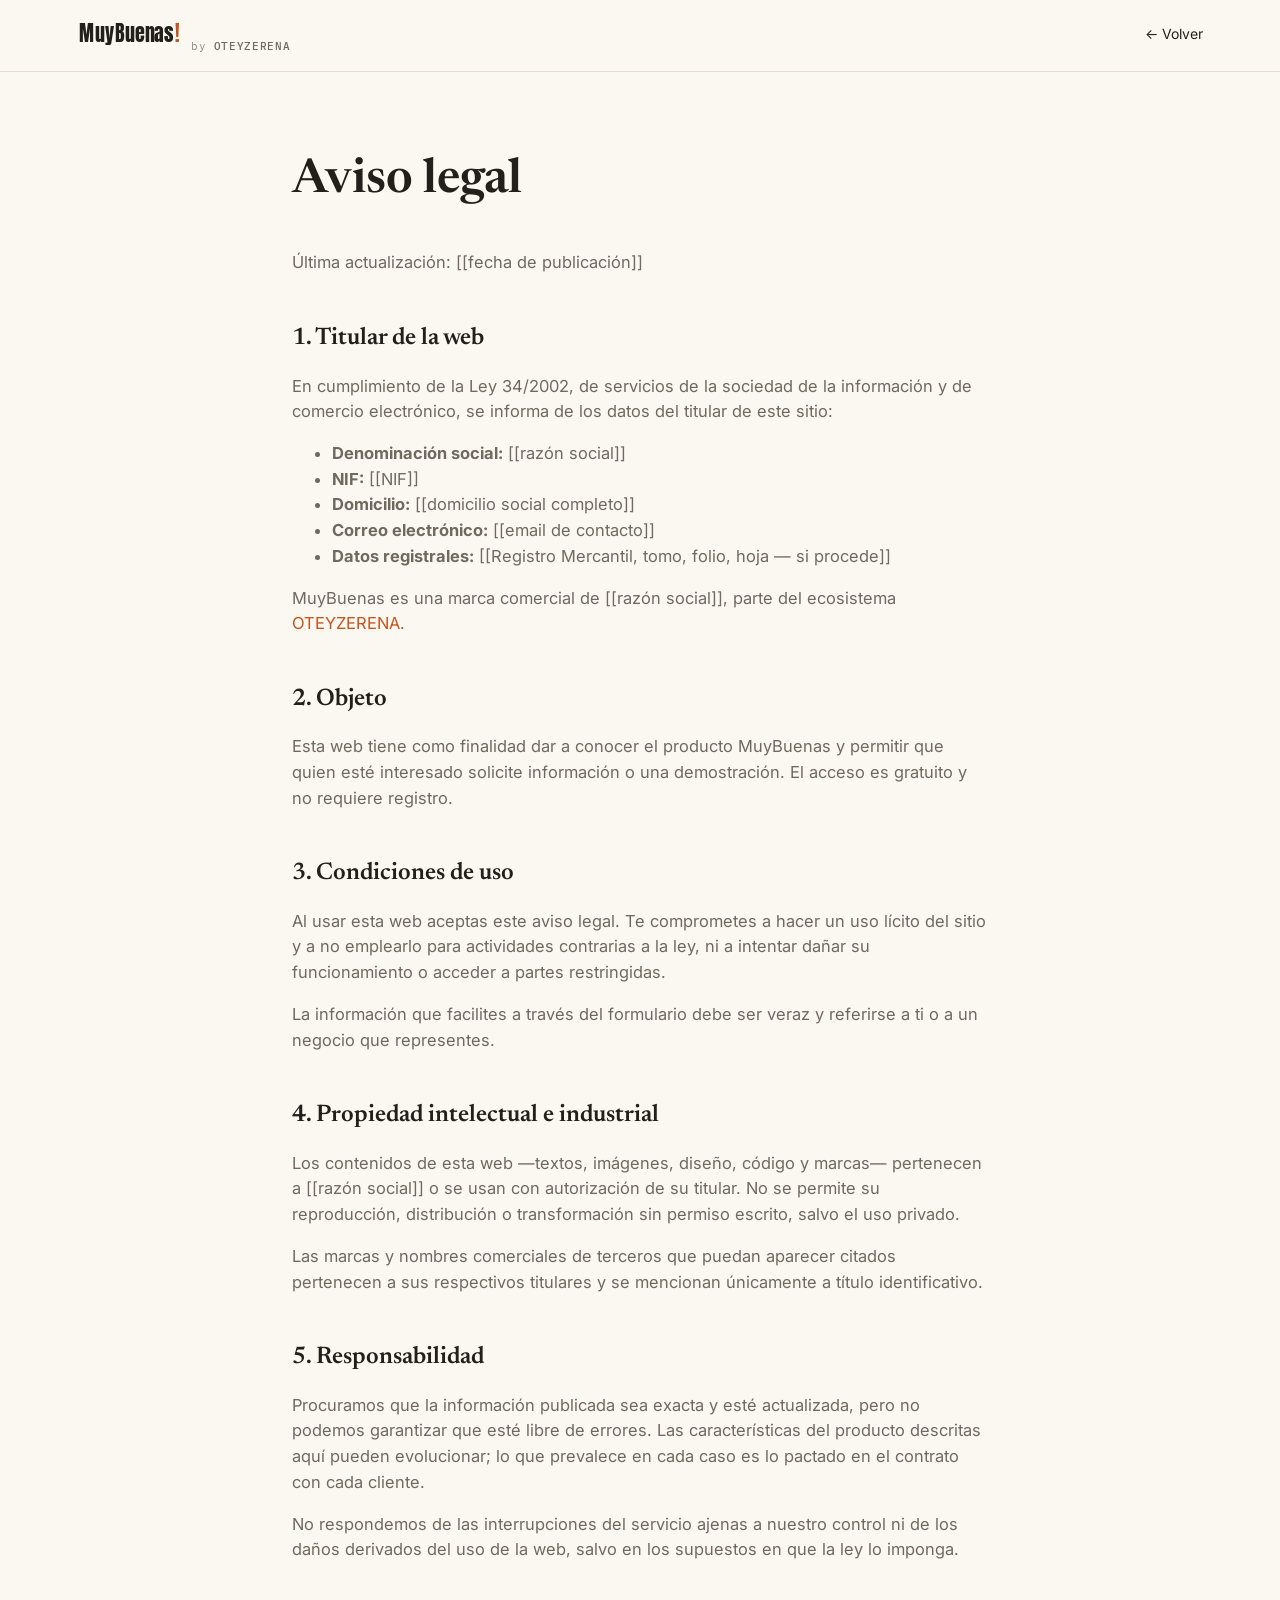
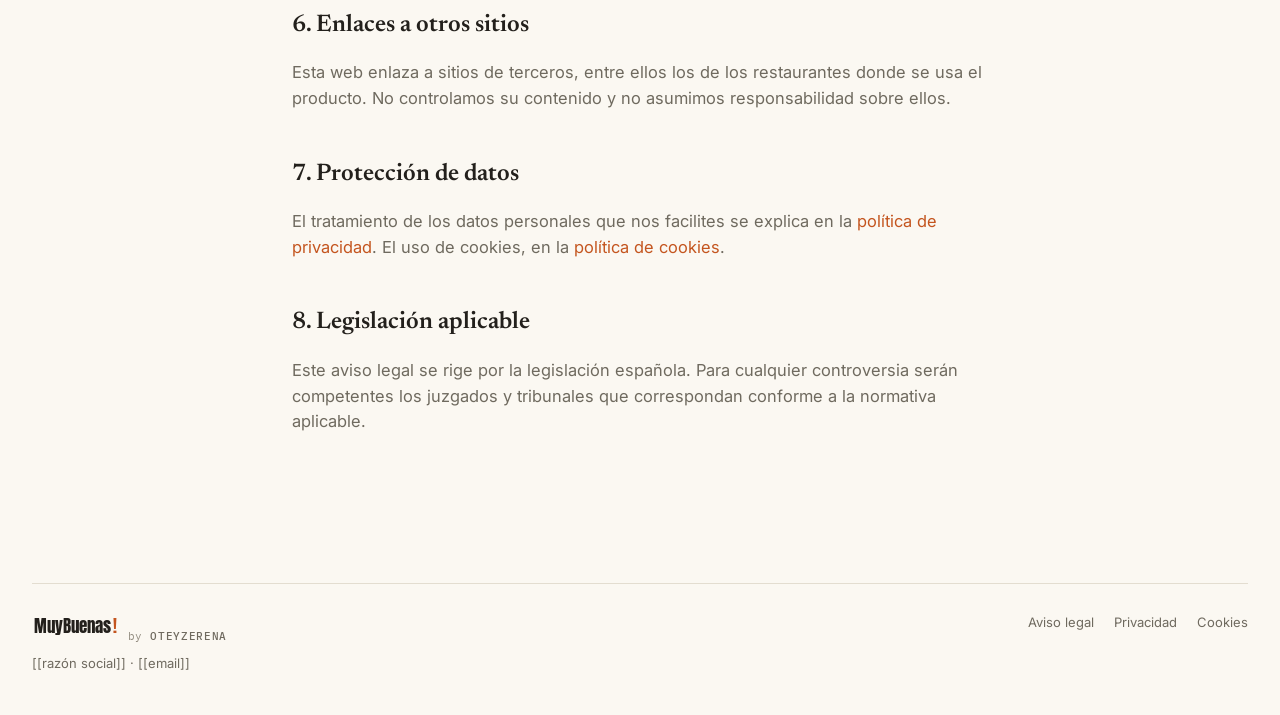
<file: plantillas/legal/aviso-legal.html>
<!doctype html>
<!-- BORRADOR. No publicar sin rellenar los [[ ]] (ver DATOS-PENDIENTES.md)
     y sin revisión de alguien con criterio jurídico. -->
<html lang="es" data-acento="brasa">
<head>
<meta charset="utf-8">
<meta name="viewport" content="width=device-width, initial-scale=1">
<title>Aviso legal · MuyBuenas</title>
<meta name="description" content="Datos identificativos del titular de la web y condiciones de uso.">
<meta name="robots" content="noindex,follow">
<link rel="canonical" href="[[dominio]]/aviso-legal.html">
<link rel="icon" type="image/svg+xml" href="../../assets/logo/symbol.svg">
<link rel="preconnect" href="https://fonts.googleapis.com">
<link rel="preconnect" href="https://fonts.gstatic.com" crossorigin>
<link href="https://fonts.googleapis.com/css2?family=Anton&family=IBM+Plex+Mono:wght@400;500&family=Inter:wght@400;500;600&family=Newsreader:opsz,wght@6..72,400;6..72,500;6..72,600&display=swap" rel="stylesheet">
<link rel="stylesheet" href="../../assets/tokens.css">
<link rel="stylesheet" href="../../assets/base.css">
</head>
<body>

<header class="oz-header">
  <nav class="oz-nav">
    <span class="oz-brand">
      <a href="../muybuenas-home.html" aria-label="MuyBuenas, inicio">
        <img class="oz-brand-logo" src="../../assets/logo/wordmark.svg" width="106" height="34" alt="MuyBuenas">
      </a>
      <a class="oz-endoso" href="https://www.oteyzerena.com/" target="_blank" rel="noopener">by <strong>OTEYZERENA</strong></a>
    </span>
    <div class="oz-nav-links" id="oz-nav-links">
      <a href="../muybuenas-home.html">← Volver</a>
    </div>
  </nav>
</header>

<main class="oz-legal">
  <h1>Aviso legal</h1>
  <p>Última actualización: [[fecha de publicación]]</p>

  <h2>1. Titular de la web</h2>
  <p>
    En cumplimiento de la Ley 34/2002, de servicios de la sociedad de la información
    y de comercio electrónico, se informa de los datos del titular de este sitio:
  </p>
  <ul>
    <li><strong>Denominación social:</strong> [[razón social]]</li>
    <li><strong>NIF:</strong> [[NIF]]</li>
    <li><strong>Domicilio:</strong> [[domicilio social completo]]</li>
    <li><strong>Correo electrónico:</strong> [[email de contacto]]</li>
    <li><strong>Datos registrales:</strong> [[Registro Mercantil, tomo, folio, hoja — si procede]]</li>
  </ul>
  <p>
    MuyBuenas es una marca comercial de [[razón social]], parte del ecosistema
    <a href="https://www.oteyzerena.com/" target="_blank" rel="noopener">OTEYZERENA</a>.
  </p>

  <h2>2. Objeto</h2>
  <p>
    Esta web tiene como finalidad dar a conocer el producto MuyBuenas y permitir
    que quien esté interesado solicite información o una demostración. El acceso
    es gratuito y no requiere registro.
  </p>

  <h2>3. Condiciones de uso</h2>
  <p>
    Al usar esta web aceptas este aviso legal. Te comprometes a hacer un uso
    lícito del sitio y a no emplearlo para actividades contrarias a la ley, ni a
    intentar dañar su funcionamiento o acceder a partes restringidas.
  </p>
  <p>
    La información que facilites a través del formulario debe ser veraz y
    referirse a ti o a un negocio que representes.
  </p>

  <h2>4. Propiedad intelectual e industrial</h2>
  <p>
    Los contenidos de esta web —textos, imágenes, diseño, código y marcas—
    pertenecen a [[razón social]] o se usan con autorización de su titular. No se
    permite su reproducción, distribución o transformación sin permiso escrito,
    salvo el uso privado.
  </p>
  <p>
    Las marcas y nombres comerciales de terceros que puedan aparecer citados
    pertenecen a sus respectivos titulares y se mencionan únicamente a título
    identificativo.
  </p>

  <h2>5. Responsabilidad</h2>
  <p>
    Procuramos que la información publicada sea exacta y esté actualizada, pero no
    podemos garantizar que esté libre de errores. Las características del producto
    descritas aquí pueden evolucionar; lo que prevalece en cada caso es lo pactado
    en el contrato con cada cliente.
  </p>
  <p>
    No respondemos de las interrupciones del servicio ajenas a nuestro control ni
    de los daños derivados del uso de la web, salvo en los supuestos en que la ley
    lo imponga.
  </p>

  <h2>6. Enlaces a otros sitios</h2>
  <p>
    Esta web enlaza a sitios de terceros, entre ellos los de los restaurantes donde
    se usa el producto. No controlamos su contenido y no asumimos responsabilidad
    sobre ellos.
  </p>

  <h2>7. Protección de datos</h2>
  <p>
    El tratamiento de los datos personales que nos facilites se explica en la
    <a href="privacidad.html">política de privacidad</a>. El uso de cookies, en la
    <a href="cookies.html">política de cookies</a>.
  </p>

  <h2>8. Legislación aplicable</h2>
  <p>
    Este aviso legal se rige por la legislación española. Para cualquier
    controversia serán competentes los juzgados y tribunales que correspondan
    conforme a la normativa aplicable.
  </p>
</main>

<footer class="oz-footer">
  <div class="oz-footer-inner">
    <div>
      <div class="oz-brand">
        <img class="oz-footer-logo" src="../../assets/logo/wordmark.svg" width="87" height="28" alt="MuyBuenas">
        <a class="oz-endoso" href="https://www.oteyzerena.com/" target="_blank" rel="noopener">by <strong>OTEYZERENA</strong></a>
      </div>
      <div style="margin-top:8px;">[[razón social]] · [[email]]</div>
    </div>
    <div class="oz-footer-links">
      <a href="aviso-legal.html">Aviso legal</a>
      <a href="privacidad.html">Privacidad</a>
      <a href="cookies.html">Cookies</a>
    </div>
  </div>
</footer>

<script src="../../assets/nav.js" defer></script>
</body>
</html>
</file>
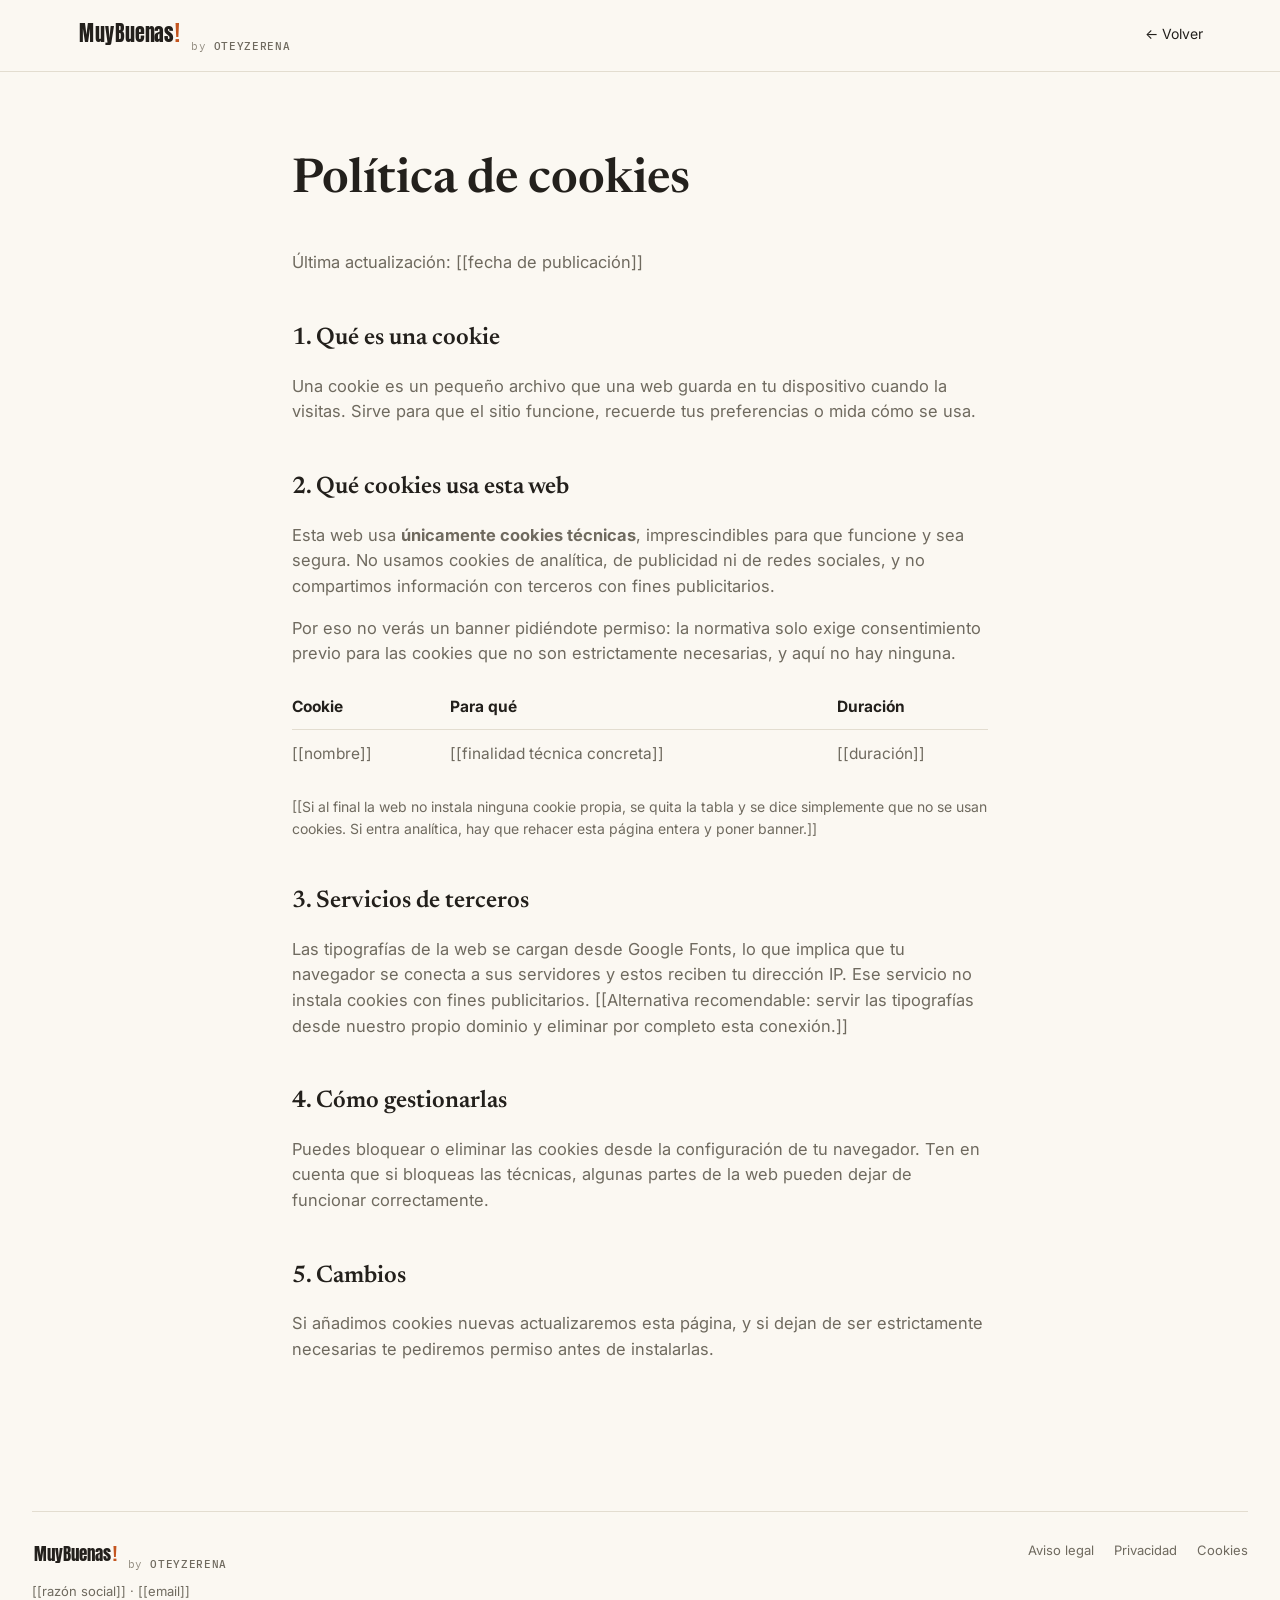
<file: plantillas/legal/cookies.html>
<!doctype html>
<!-- BORRADOR. Escrito para el escenario "solo cookies técnicas", que es el que
     corresponde MIENTRAS NO se instale analítica. Si entra una herramienta de
     medición con cookies, hay que reescribir la tabla Y añadir banner de
     consentimiento previo. Ver DATOS-PENDIENTES.md §3. -->
<html lang="es" data-acento="brasa">
<head>
<meta charset="utf-8">
<meta name="viewport" content="width=device-width, initial-scale=1">
<title>Política de cookies · MuyBuenas</title>
<meta name="description" content="Qué cookies usa esta web y cómo gestionarlas.">
<meta name="robots" content="noindex,follow">
<link rel="canonical" href="[[dominio]]/cookies.html">
<link rel="icon" type="image/svg+xml" href="../../assets/logo/symbol.svg">
<link rel="preconnect" href="https://fonts.googleapis.com">
<link rel="preconnect" href="https://fonts.gstatic.com" crossorigin>
<link href="https://fonts.googleapis.com/css2?family=Anton&family=IBM+Plex+Mono:wght@400;500&family=Inter:wght@400;500;600&family=Newsreader:opsz,wght@6..72,400;6..72,500;6..72,600&display=swap" rel="stylesheet">
<link rel="stylesheet" href="../../assets/tokens.css">
<link rel="stylesheet" href="../../assets/base.css">
</head>
<body>

<header class="oz-header">
  <nav class="oz-nav">
    <span class="oz-brand">
      <a href="../muybuenas-home.html" aria-label="MuyBuenas, inicio">
        <img class="oz-brand-logo" src="../../assets/logo/wordmark.svg" width="106" height="34" alt="MuyBuenas">
      </a>
      <a class="oz-endoso" href="https://www.oteyzerena.com/" target="_blank" rel="noopener">by <strong>OTEYZERENA</strong></a>
    </span>
    <div class="oz-nav-links" id="oz-nav-links">
      <a href="../muybuenas-home.html">← Volver</a>
    </div>
  </nav>
</header>

<main class="oz-legal">
  <h1>Política de cookies</h1>
  <p>Última actualización: [[fecha de publicación]]</p>

  <h2>1. Qué es una cookie</h2>
  <p>
    Una cookie es un pequeño archivo que una web guarda en tu dispositivo cuando
    la visitas. Sirve para que el sitio funcione, recuerde tus preferencias o
    mida cómo se usa.
  </p>

  <h2>2. Qué cookies usa esta web</h2>
  <p>
    Esta web usa <strong>únicamente cookies técnicas</strong>, imprescindibles
    para que funcione y sea segura. No usamos cookies de analítica, de publicidad
    ni de redes sociales, y no compartimos información con terceros con fines
    publicitarios.
  </p>
  <p>
    Por eso no verás un banner pidiéndote permiso: la normativa solo exige
    consentimiento previo para las cookies que no son estrictamente necesarias, y
    aquí no hay ninguna.
  </p>
  <table style="width:100%;border-collapse:collapse;font-size:15.5px;margin:18px 0;">
    <thead>
      <tr style="text-align:left;border-bottom:1px solid var(--line);">
        <th style="padding:10px 12px 10px 0;">Cookie</th>
        <th style="padding:10px 12px 10px 0;">Para qué</th>
        <th style="padding:10px 0;">Duración</th>
      </tr>
    </thead>
    <tbody style="color:var(--warm);">
      <tr>
        <td style="padding:12px 12px 12px 0;">[[nombre]]</td>
        <td style="padding:12px 12px 12px 0;">[[finalidad técnica concreta]]</td>
        <td style="padding:12px 0;">[[duración]]</td>
      </tr>
    </tbody>
  </table>
  <p style="font-size:14px;">
    [[Si al final la web no instala ninguna cookie propia, se quita la tabla y se
    dice simplemente que no se usan cookies. Si entra analítica, hay que rehacer
    esta página entera y poner banner.]]
  </p>

  <h2>3. Servicios de terceros</h2>
  <p>
    Las tipografías de la web se cargan desde Google Fonts, lo que implica que tu
    navegador se conecta a sus servidores y estos reciben tu dirección IP. Ese
    servicio no instala cookies con fines publicitarios.
    [[Alternativa recomendable: servir las tipografías desde nuestro propio
    dominio y eliminar por completo esta conexión.]]
  </p>

  <h2>4. Cómo gestionarlas</h2>
  <p>
    Puedes bloquear o eliminar las cookies desde la configuración de tu navegador.
    Ten en cuenta que si bloqueas las técnicas, algunas partes de la web pueden
    dejar de funcionar correctamente.
  </p>

  <h2>5. Cambios</h2>
  <p>
    Si añadimos cookies nuevas actualizaremos esta página, y si dejan de ser
    estrictamente necesarias te pediremos permiso antes de instalarlas.
  </p>
</main>

<footer class="oz-footer">
  <div class="oz-footer-inner">
    <div>
      <div class="oz-brand">
        <img class="oz-footer-logo" src="../../assets/logo/wordmark.svg" width="87" height="28" alt="MuyBuenas">
        <a class="oz-endoso" href="https://www.oteyzerena.com/" target="_blank" rel="noopener">by <strong>OTEYZERENA</strong></a>
      </div>
      <div style="margin-top:8px;">[[razón social]] · [[email]]</div>
    </div>
    <div class="oz-footer-links">
      <a href="aviso-legal.html">Aviso legal</a>
      <a href="privacidad.html">Privacidad</a>
      <a href="cookies.html">Cookies</a>
    </div>
  </div>
</footer>

<script src="../../assets/nav.js" defer></script>
</body>
</html>
</file>
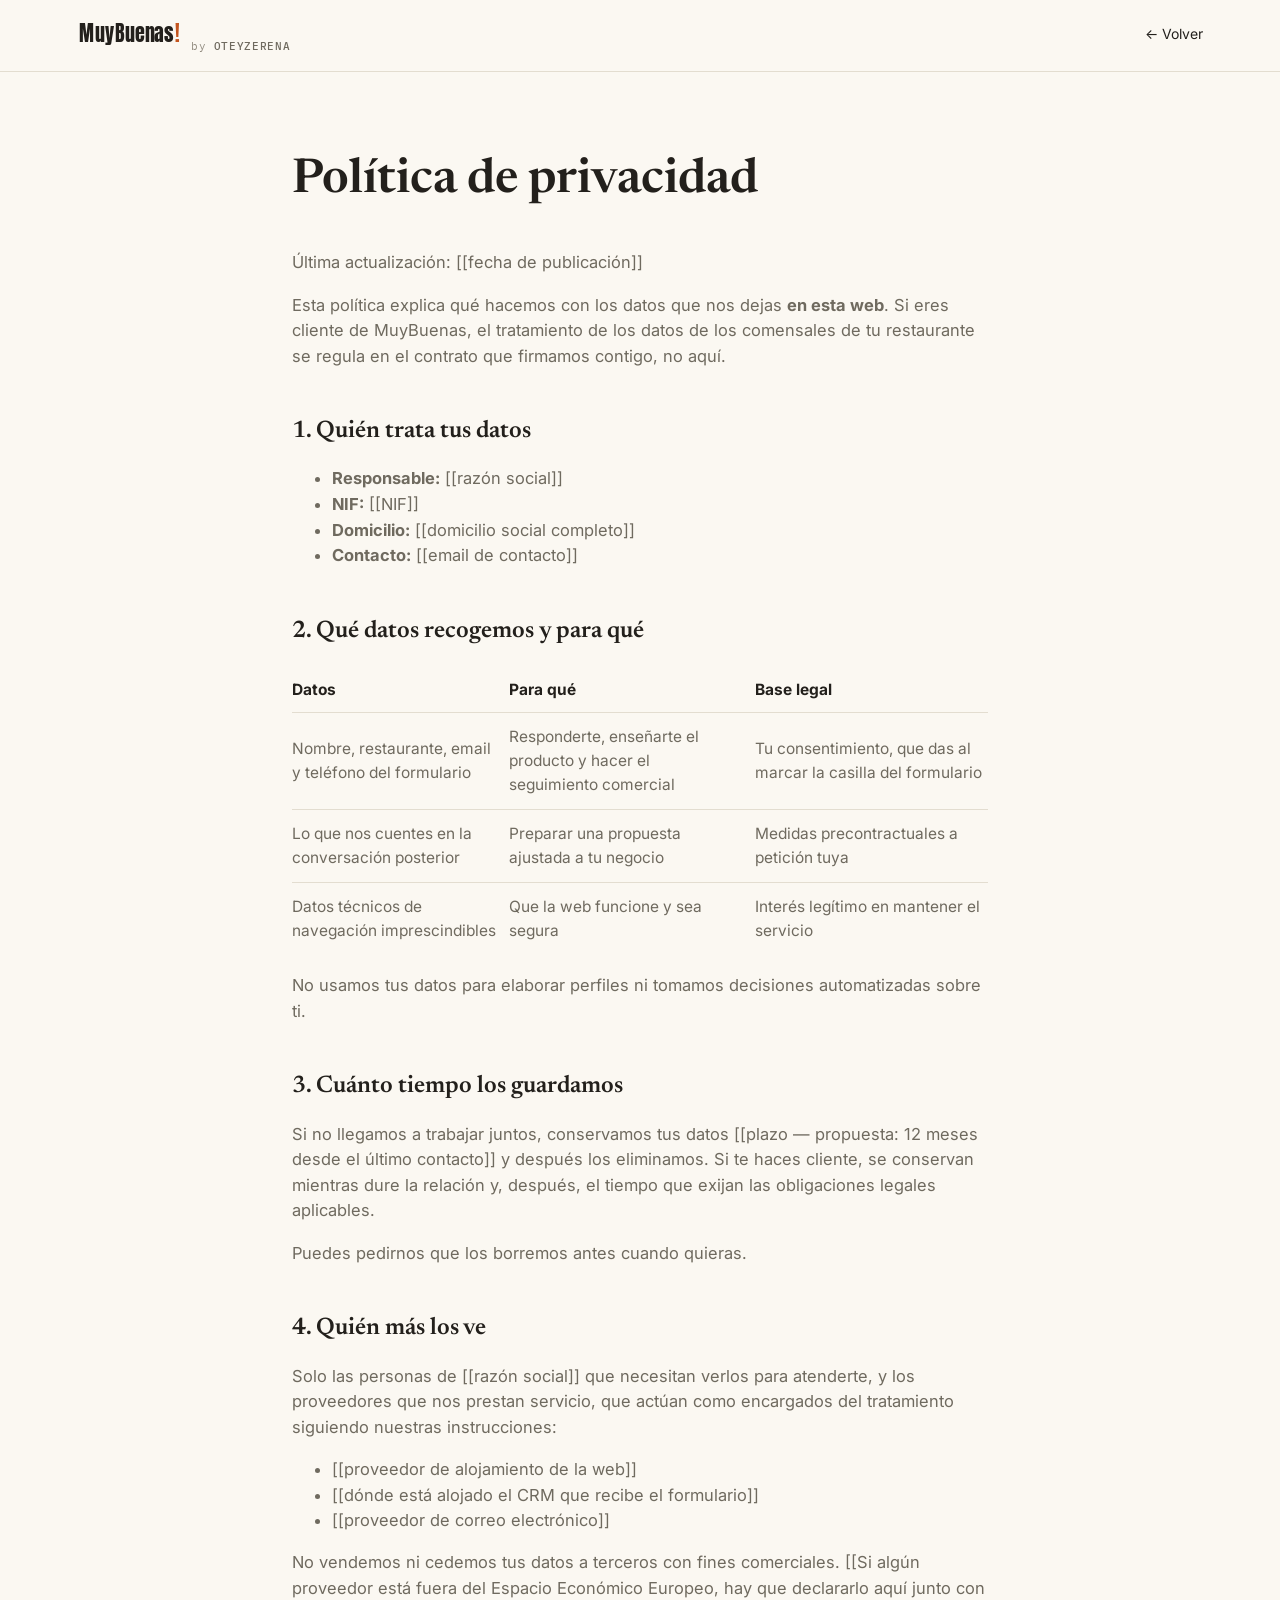
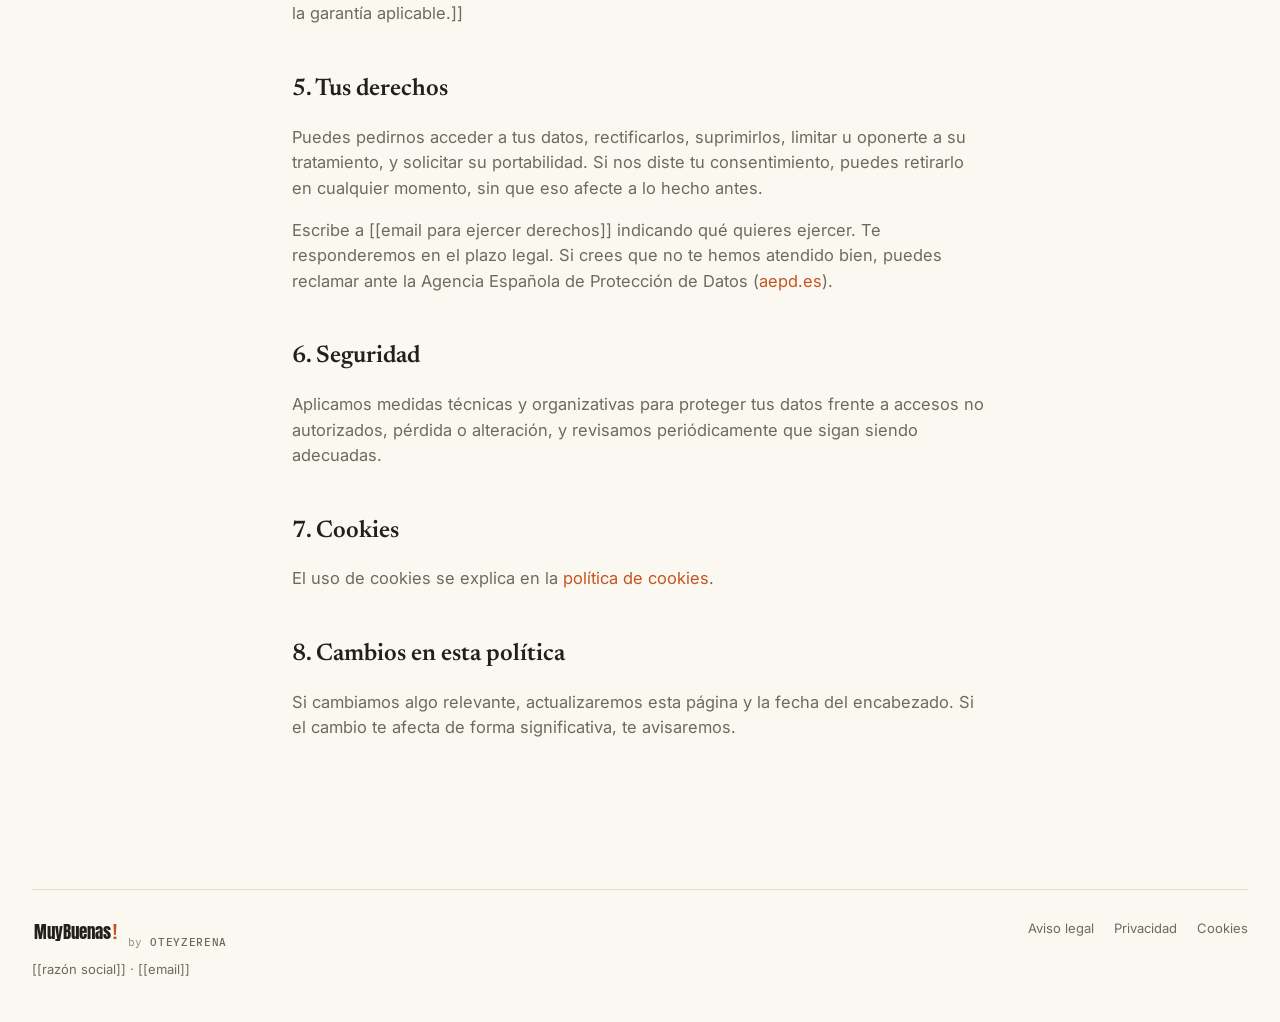
<file: plantillas/legal/privacidad.html>
<!doctype html>
<!-- BORRADOR. No publicar sin rellenar los [[ ]] (ver DATOS-PENDIENTES.md)
     y sin revisión de alguien con criterio jurídico.
     OJO: esta política cubre LA WEB. El tratamiento de los datos de los
     clientes de cada restaurante (incluidas las llamadas de voz) va en un
     contrato de encargo aparte. -->
<html lang="es" data-acento="brasa">
<head>
<meta charset="utf-8">
<meta name="viewport" content="width=device-width, initial-scale=1">
<title>Política de privacidad · MuyBuenas</title>
<meta name="description" content="Qué datos recogemos a través de esta web, para qué y qué derechos tienes.">
<meta name="robots" content="noindex,follow">
<link rel="canonical" href="[[dominio]]/privacidad.html">
<link rel="icon" type="image/svg+xml" href="../../assets/logo/symbol.svg">
<link rel="preconnect" href="https://fonts.googleapis.com">
<link rel="preconnect" href="https://fonts.gstatic.com" crossorigin>
<link href="https://fonts.googleapis.com/css2?family=Anton&family=IBM+Plex+Mono:wght@400;500&family=Inter:wght@400;500;600&family=Newsreader:opsz,wght@6..72,400;6..72,500;6..72,600&display=swap" rel="stylesheet">
<link rel="stylesheet" href="../../assets/tokens.css">
<link rel="stylesheet" href="../../assets/base.css">
</head>
<body>

<header class="oz-header">
  <nav class="oz-nav">
    <span class="oz-brand">
      <a href="../muybuenas-home.html" aria-label="MuyBuenas, inicio">
        <img class="oz-brand-logo" src="../../assets/logo/wordmark.svg" width="106" height="34" alt="MuyBuenas">
      </a>
      <a class="oz-endoso" href="https://www.oteyzerena.com/" target="_blank" rel="noopener">by <strong>OTEYZERENA</strong></a>
    </span>
    <div class="oz-nav-links" id="oz-nav-links">
      <a href="../muybuenas-home.html">← Volver</a>
    </div>
  </nav>
</header>

<main class="oz-legal">
  <h1>Política de privacidad</h1>
  <p>Última actualización: [[fecha de publicación]]</p>
  <p>
    Esta política explica qué hacemos con los datos que nos dejas <strong>en esta
    web</strong>. Si eres cliente de MuyBuenas, el tratamiento de los datos de los
    comensales de tu restaurante se regula en el contrato que firmamos contigo,
    no aquí.
  </p>

  <h2>1. Quién trata tus datos</h2>
  <ul>
    <li><strong>Responsable:</strong> [[razón social]]</li>
    <li><strong>NIF:</strong> [[NIF]]</li>
    <li><strong>Domicilio:</strong> [[domicilio social completo]]</li>
    <li><strong>Contacto:</strong> [[email de contacto]]</li>
  </ul>

  <h2>2. Qué datos recogemos y para qué</h2>
  <table style="width:100%;border-collapse:collapse;font-size:15.5px;margin:18px 0;">
    <thead>
      <tr style="text-align:left;border-bottom:1px solid var(--line);">
        <th style="padding:10px 12px 10px 0;">Datos</th>
        <th style="padding:10px 12px 10px 0;">Para qué</th>
        <th style="padding:10px 0;">Base legal</th>
      </tr>
    </thead>
    <tbody style="color:var(--warm);">
      <tr style="border-bottom:1px solid var(--line);">
        <td style="padding:12px 12px 12px 0;">Nombre, restaurante, email y teléfono del formulario</td>
        <td style="padding:12px 12px 12px 0;">Responderte, enseñarte el producto y hacer el seguimiento comercial</td>
        <td style="padding:12px 0;">Tu consentimiento, que das al marcar la casilla del formulario</td>
      </tr>
      <tr style="border-bottom:1px solid var(--line);">
        <td style="padding:12px 12px 12px 0;">Lo que nos cuentes en la conversación posterior</td>
        <td style="padding:12px 12px 12px 0;">Preparar una propuesta ajustada a tu negocio</td>
        <td style="padding:12px 0;">Medidas precontractuales a petición tuya</td>
      </tr>
      <tr>
        <td style="padding:12px 12px 12px 0;">Datos técnicos de navegación imprescindibles</td>
        <td style="padding:12px 12px 12px 0;">Que la web funcione y sea segura</td>
        <td style="padding:12px 0;">Interés legítimo en mantener el servicio</td>
      </tr>
    </tbody>
  </table>
  <p>
    No usamos tus datos para elaborar perfiles ni tomamos decisiones automatizadas
    sobre ti.
  </p>

  <h2>3. Cuánto tiempo los guardamos</h2>
  <p>
    Si no llegamos a trabajar juntos, conservamos tus datos [[plazo — propuesta:
    12 meses desde el último contacto]] y después los eliminamos. Si te haces
    cliente, se conservan mientras dure la relación y, después, el tiempo que
    exijan las obligaciones legales aplicables.
  </p>
  <p>Puedes pedirnos que los borremos antes cuando quieras.</p>

  <h2>4. Quién más los ve</h2>
  <p>
    Solo las personas de [[razón social]] que necesitan verlos para atenderte, y
    los proveedores que nos prestan servicio, que actúan como encargados del
    tratamiento siguiendo nuestras instrucciones:
  </p>
  <ul>
    <li>[[proveedor de alojamiento de la web]]</li>
    <li>[[dónde está alojado el CRM que recibe el formulario]]</li>
    <li>[[proveedor de correo electrónico]]</li>
  </ul>
  <p>
    No vendemos ni cedemos tus datos a terceros con fines comerciales.
    [[Si algún proveedor está fuera del Espacio Económico Europeo, hay que
    declararlo aquí junto con la garantía aplicable.]]
  </p>

  <h2>5. Tus derechos</h2>
  <p>
    Puedes pedirnos acceder a tus datos, rectificarlos, suprimirlos, limitar u
    oponerte a su tratamiento, y solicitar su portabilidad. Si nos diste tu
    consentimiento, puedes retirarlo en cualquier momento, sin que eso afecte a lo
    hecho antes.
  </p>
  <p>
    Escribe a [[email para ejercer derechos]] indicando qué quieres ejercer. Te
    responderemos en el plazo legal. Si crees que no te hemos atendido bien,
    puedes reclamar ante la Agencia Española de Protección de Datos
    (<a href="https://www.aepd.es" target="_blank" rel="noopener">aepd.es</a>).
  </p>

  <h2>6. Seguridad</h2>
  <p>
    Aplicamos medidas técnicas y organizativas para proteger tus datos frente a
    accesos no autorizados, pérdida o alteración, y revisamos periódicamente que
    sigan siendo adecuadas.
  </p>

  <h2>7. Cookies</h2>
  <p>
    El uso de cookies se explica en la <a href="cookies.html">política de cookies</a>.
  </p>

  <h2>8. Cambios en esta política</h2>
  <p>
    Si cambiamos algo relevante, actualizaremos esta página y la fecha del
    encabezado. Si el cambio te afecta de forma significativa, te avisaremos.
  </p>
</main>

<footer class="oz-footer">
  <div class="oz-footer-inner">
    <div>
      <div class="oz-brand">
        <img class="oz-footer-logo" src="../../assets/logo/wordmark.svg" width="87" height="28" alt="MuyBuenas">
        <a class="oz-endoso" href="https://www.oteyzerena.com/" target="_blank" rel="noopener">by <strong>OTEYZERENA</strong></a>
      </div>
      <div style="margin-top:8px;">[[razón social]] · [[email]]</div>
    </div>
    <div class="oz-footer-links">
      <a href="aviso-legal.html">Aviso legal</a>
      <a href="privacidad.html">Privacidad</a>
      <a href="cookies.html">Cookies</a>
    </div>
  </div>
</footer>

<script src="../../assets/nav.js" defer></script>
</body>
</html>
</file>
<file: assets/tokens.css>
/* ============================================================
   TOKENS — Sistema de color y tipografía de las webs de producto
   ============================================================

   PRINCIPIO: un mismo esqueleto, un acento por app.

   La paleta actual de OTEYZERENA (web-oteyzerena/src/app/globals.css)
   es una familia de tierra en tono pastel:

     --background #fdfbf7   papel cálido
     --foreground #2d2a26   tinta cálida
     --primary    #6b705c   salvia / oliva
     --secondary  #a98467   tostado
     --accent     #ddbea9   arena pálida

   El problema no es la familia: es que TODO vive en el mismo tono medio.
   No hay ancla oscura ni acento saturado, así que nada destaca y en
   pantalla se lee como "suave" en vez de "premium".

   LA EVOLUCIÓN: se conserva la familia de tierra (conexión con la
   asesoría, es la misma casa) y se le añaden las dos cosas que faltaban:
   un ancla oscura de verdad y un acento saturado. Cada app toma un
   acento distinto de la misma rueda — así los cinco sitios se leen como
   hermanos sin ser clones, y el hub sigue siendo el sitio salvia.

   Cómo usarlo: se importa tokens.css antes que base.css y se activa UNA
   de las paletas. Cambiar de paleta = cambiar una línea.
   ============================================================ */

/* ------------------------------------------------------------
   BASE COMÚN A TODAS LAS APPS — no se toca por app
   ------------------------------------------------------------ */
:root {
  /* Papel y tinta. El papel viene de OTEYZERENA (#fdfbf7) apenas
     bajado para que el blanco de las tarjetas se despegue del fondo.
     La tinta sube de #2d2a26 a un tono más profundo: es lo que le
     faltaba a la paleta actual para tener contraste real. */
  --paper:      #fbf8f2;
  --paper-2:    #f3efe6;
  --ink:        #23201c;
  --ink-soft:   #2f2b26;

  /* Grises cálidos, nunca fríos: la familia es de tierra */
  --warm:       #6f6a5f;
  --warm-soft:  #928c80;
  --line:       #e3ddd0;
  --line-dark:  rgba(255, 255, 255, 0.15);

  /* Salvia de OTEYZERENA, conservada como color de apoyo en TODAS
     las apps. Es el hilo visible que las une con la asesoría. */
  --sage:       #6b705c;
  --sage-deep:  #4c5142;

  /* Tipografía
     - Newsreader (serif): evoluciona el Playfair Display de la
       asesoría hacia algo más contemporáneo y mejor en pantalla.
     - Inter: es la tipografía de texto que ya usa OTEYZERENA.
       Continuidad directa.
     - IBM Plex Mono: solo para antetítulos y microcopy. Es lo que le
       da el aire técnico y sobrio (aprendido del kit de Landthor). */
  --font-display: 'Newsreader', Georgia, serif;
  --font-body:    'Inter', -apple-system, BlinkMacSystemFont, 'Segoe UI', sans-serif;
  --font-mono:    'IBM Plex Mono', ui-monospace, monospace;

  /* Tipografía de énfasis: la palabra o frase que se destaca dentro de un
     titular. NO va en cursiva — va en negra y en otra letra, para que corte
     de verdad contra el serif.
       ACTIVA · Anton               condensada de cartel (elegida 2026-08-11)
       Alternativa · Archivo Black  grotesca pesada, más limpia
       Alternativa · Bricolage Grotesque 800  con más carácter
     Al cambiarla hay que cambiar también el <link> de Google Fonts, y ajustar
     las dos variables de debajo: cada letra pide su calibración.
     Anton es estrecha y de caja alta, así que aguanta casi el mismo cuerpo que
     el serif y necesita un pelín de aire entre letras para no apelmazarse. */
  --font-accent:    'Anton', 'Inter', sans-serif;
  --accent-scale:   0.98;
  --accent-tracking: 0.004em;

  --radius: 2px;
  /* Radio distinto para fotografía: los botones y tarjetas de UI van con
     --radius (2px, técnico y sobrio); las fotos van más redondeadas
     (cálidas, editoriales). Es la misma pareja que usan CoverManager y
     la mayoría de SaaS "premium": esquina afilada en lo funcional,
     esquina suave en lo humano. */
  --radius-photo: 18px;
  --maxw: 1240px;
}

/* ------------------------------------------------------------
   ACENTO POR APP — se activa UNO solo
   ------------------------------------------------------------ */

/* === A · BRASA — propuesta para MuyBuenas (RECOMENDADA) ===
   El ámbar-terracota es el #a98467 de OTEYZERENA llevado a
   saturación: misma familia, otro volumen. Es cálido, apetitoso y
   suena a "alguien te atiende", que es literalmente lo que hace el
   producto. Riesgo conocido: el naranja está muy visto en foodtech —
   se compensa manteniéndolo como acento sobre papel y tinta, nunca
   como fondo dominante. */
:root[data-acento="brasa"], :root:not([data-acento]) {
  --accent:      #c4551f;
  --accent-2:    #9e4315;
  --accent-soft: #f7e6d6;
  --accent-glow: rgba(196, 85, 31, 0.28);
  --accent-on-dark: #f0894a;
}

/* === B · LAUREL — alternativa ===
   Verde profundo + latón. Nace del salvia de la asesoría empujado a
   verde oscuro, con un ámbar mostaza de contrapunto. Se aleja del
   naranja genérico de foodtech y lee más "mantel, carta de vinos,
   producto serio". Es la opción menos obvia y probablemente la más
   distinguida; a cambio es menos cálida. */
:root[data-acento="laurel"] {
  --accent:      #2f4034;
  --accent-2:    #1f2c23;
  --accent-soft: #e6ebe2;
  --accent-glow: rgba(201, 154, 46, 0.30);
  --accent-on-dark: #c99a2e;
}

/* === C · NOCHE — alternativa ===
   Invierte el modo: la web vive en oscuro y el papel es el respiro.
   Es la más moderna y la que más diferencia del hub, pero también la
   que más se aleja de la asesoría y la más cara de mantener legible.
   Se deja preparada, no recomendada para la primera web. */
:root[data-acento="noche"] {
  --paper:       #1a1c19;
  --paper-2:     #22251f;
  --ink:         #f4f1e9;
  --ink-soft:    #e0dbd0;
  --warm:        #a8a294;
  --warm-soft:   #8b8578;
  --line:        rgba(255, 255, 255, 0.13);
  --accent:      #e8a33d;
  --accent-2:    #c9852a;
  --accent-soft: rgba(232, 163, 61, 0.14);
  --accent-glow: rgba(232, 163, 61, 0.30);
  --accent-on-dark: #e8a33d;
}

/* ------------------------------------------------------------
   RUEDA DE ACENTOS PARA LAS DEMÁS APPS (reserva de futuro)
   No se activan todavía. Están aquí para que, cuando toque, nadie
   improvise un color: la familia ya está decidida.

     MuyBuenas (sala)     → brasa    #c4551f
     Obrador (producción) → arcilla  #a8552f
     CRM (crecimiento)    → laurel   #2f4034
     Contabilidad         → pizarra  #3c4a57
     OTEYZERENA (hub)     → salvia   #6b705c  ← se queda como está
   ------------------------------------------------------------ */
</file>
<file: assets/base.css>
/* ============================================================
   BASE — sistema de componentes de las webs de producto OTEYZERENA
   ============================================================
   Origen: adaptado de `assets/landing.css` de landthor-web.
   Qué se conservó: la estructura de componentes (es un sistema de
   landing B2B completo y probado).
   Qué se cambió:
     - se saca todo el color a tokens.css (allí se cambia la marca)
     - prefijo lt- → oz-
     - se despliega a formato legible: el original venía en una sola
       línea por bloque y era imposible de mantener a seis manos
     - se añaden: precios, FAQ, formulario y páginas legales, que
       Landthor no tenía y aquí son obligatorios
   Requiere: tokens.css cargado ANTES que este fichero.
   ============================================================ */

/* ---------- Reset y base ---------- */
* { box-sizing: border-box; }
html { scroll-behavior: smooth; }
body {
  margin: 0;
  background: var(--paper);
  color: var(--ink);
  font-family: var(--font-body);
  line-height: 1.55;
  -webkit-font-smoothing: antialiased;
}
img { max-width: 100%; }
a { color: inherit; text-decoration: none; }
::selection { background: var(--accent-soft); }
@media (prefers-reduced-motion: reduce) {
  *, *::before, *::after { animation: none !important; transition: none !important; }
  html { scroll-behavior: auto; }
}

/* ---------- Cabecera y navegación ---------- */
.oz-header {
  position: sticky; top: 0; z-index: 20;
  background: color-mix(in srgb, var(--paper) 92%, transparent);
  backdrop-filter: blur(10px);
  border-bottom: 1px solid var(--line);
}
.oz-nav {
  position: relative; width: 100%;
  padding: 16px clamp(22px, 6vw, 112px);
  display: flex; align-items: center; justify-content: space-between; gap: 24px;
}
.oz-brand { display: flex; align-items: baseline; gap: 9px; }
.oz-brand-logo { display: block; width: auto; height: 34px; }
.oz-footer-logo { display: block; width: auto; height: 28px; }
/* El endoso. Aparece SIEMPRE, en las cinco webs, junto al logo y en el pie.
   Es la decisión de arquitectura de marca hecha CSS. Dos palabras: si hay
   que explicarlo con un párrafo, el endoso no está funcionando. */
.oz-endoso {
  font-family: var(--font-mono);
  font-size: 11px; letter-spacing: .04em;
  color: var(--warm-soft); white-space: nowrap;
  transition: color .25s ease;
}
.oz-endoso strong { font-weight: 500; color: var(--warm); letter-spacing: .06em; }
a.oz-endoso:hover, a.oz-endoso:hover strong { color: var(--accent); }
.oz-nav-links { display: flex; align-items: center; gap: 24px; font-size: 14px; }
.oz-nav-links a:not(.oz-btn) {
  white-space: nowrap; padding-bottom: 3px;
  border-bottom: 1px solid transparent;
  transition: color .25s ease, border-color .25s ease;
}
.oz-nav-links a:not(.oz-btn):hover { color: var(--accent); border-bottom-color: var(--accent); }
.oz-nav-links .oz-btn { font-size: 13px; padding: 11px 20px; }
.oz-nav-toggle {
  display: none; background: none; border: 1px solid var(--line);
  border-radius: var(--radius); width: 40px; height: 36px;
  flex-direction: column; align-items: center; justify-content: center;
  gap: 4px; cursor: pointer; padding: 0;
}
.oz-nav-toggle span { width: 16px; height: 1.5px; background: var(--ink); display: block; pointer-events: none; }

/* ---------- Botones ---------- */
.oz-btn {
  display: inline-flex; align-items: center; justify-content: center;
  background: var(--ink); color: var(--paper);
  padding: 15px 26px; border: 1px solid var(--ink);
  border-radius: var(--radius); font-size: 15px; font-family: inherit;
  cursor: pointer;
  transition: background .25s ease, color .25s ease, transform .25s ease, border-color .25s ease;
}
.oz-btn:hover { background: var(--accent); border-color: var(--accent); color: #fff; transform: translateY(-2px); }
.oz-btn--ghost { background: transparent; color: var(--ink); border-color: var(--line); }
.oz-btn--ghost:hover { background: var(--paper-2); color: var(--ink); border-color: var(--ink); transform: none; }
.oz-btn--light { background: var(--paper); color: var(--ink); border-color: var(--paper); }

/* ---------- Estructura de sección ---------- */
.oz-section { padding: 92px clamp(22px, 6vw, 32px); }
.oz-inner { max-width: var(--maxw); margin: auto; }
.oz-eyebrow {
  font-family: var(--font-mono);
  font-size: 11px; letter-spacing: .15em; text-transform: uppercase;
  color: var(--accent); margin-bottom: 18px;
}
.oz-title, .oz-hero h1 { font-family: var(--font-display); font-weight: 600; margin: 0; }
.oz-title { font-size: clamp(2rem, 3.8vw, 3.2rem); line-height: 1.08; max-width: 20ch; }
.oz-intro { font-size: 17px; color: var(--warm); max-width: 680px; margin: 20px 0 44px; text-wrap: pretty; }
.oz-section--dark { background: var(--ink); color: var(--paper); }
.oz-section--dark .oz-eyebrow { color: var(--accent-on-dark); }
.oz-section--dark .oz-intro, .oz-section--dark .oz-muted { color: #aaa69d; }
.oz-section--soft { background: var(--paper-2); border-top: 1px solid var(--line); border-bottom: 1px solid var(--line); }

/* ---------- Hero ----------
   Ancho propio, mayor que --maxw: es la única sección donde la foto tiene
   que dominar, así que se le da más aire sin tocar el ancho del resto del
   sitio. Y la proporción de columnas se invierte a propósito — la foto
   pasa a ser la columna MÁS ancha (1.2fr) en vez de la más pequeña
   (antes .8fr): en un hero, la imagen manda, el texto la acompaña. */
.oz-hero {
  max-width: 1320px; margin: auto;
  padding: 88px clamp(22px, 6vw, 32px) 82px;
  display: grid; grid-template-columns: minmax(0, .95fr) minmax(420px, 1.1fr);
  gap: 56px; align-items: center;
}
/* El clamp baja un punto respecto a la versión anterior: la columna de
   texto se hizo más estrecha para dejar sitio a una foto más grande, y sin
   este ajuste el titular pasaba de 3 a 5 líneas. */
.oz-hero h1 { font-size: clamp(2.6rem, 4.6vw, 4.15rem); line-height: 1.08; max-width: 13ch; letter-spacing: -.015em; }
/* Énfasis dentro de un titular. Nunca cursiva: negra, otra letra y color de
   acento. Es lo que hace que el ojo caiga siempre en el mismo sitio. */
.oz-acento {
  font-family: var(--font-accent);
  font-weight: 400;              /* Anton viene en un solo peso, ya es negra */
  font-style: normal;
  font-size: calc(1em * var(--accent-scale));
  letter-spacing: var(--accent-tracking);
  color: var(--accent);
}
.oz-section--dark .oz-acento, .oz-acento--sobre-oscuro { color: var(--accent-on-dark); }
.oz-lead { font-size: 19px; color: var(--warm); max-width: 620px; margin: 26px 0 34px; text-wrap: pretty; }
.oz-hero-actions { display: flex; flex-wrap: wrap; gap: 14px; }

/* ---------- Foto de portada, en capas ----------
   Una foto sola en una caja se lee como plantilla. Lo que hace que un hero
   se sienta diseñado y no "foto de stock en un rectángulo" es una segunda
   pieza flotando sobre ella — aquí, una notificación que demuestra el
   producto en marcha, no solo lo ilustra. Patrón tomado de cómo lo resuelve
   la categoría cuando se ve profesional (CoverManager: foto + tarjeta
   flotante superpuesta, en vez de una imagen a sangre completa tipo Ágora,
   que pega demasiado con el look genérico de TPV que queremos evitar). */
.oz-hero-photo-wrap { position: relative; }
/* height:auto es obligatorio: los atributos width/height del <img> —que sí hay
   que poner, para que el navegador reserve el hueco y la página no salte— se
   mapean a un alto fijo que anularía el aspect-ratio. */
.oz-hero-media {
  width: 100%; height: auto; aspect-ratio: 4/3; object-fit: cover; display: block;
  border-radius: var(--radius-photo);
  box-shadow: 0 24px 48px -24px rgba(35, 32, 28, .32), 0 4px 12px -4px rgba(35, 32, 28, .12);
}
.oz-hero-badge {
  position: absolute; left: -34px; bottom: 34px;
  display: flex; align-items: center; gap: 12px;
  background: var(--paper); border-radius: calc(var(--radius-photo) - 6px);
  padding: 14px 18px 14px 14px; max-width: 250px;
  box-shadow: 0 18px 32px -16px rgba(35, 32, 28, .28), 0 2px 8px -2px rgba(35, 32, 28, .1);
}
.oz-hero-badge-icon {
  flex: none; width: 34px; height: 34px; border-radius: 50%;
  background: var(--sage); color: var(--paper);
  display: flex; align-items: center; justify-content: center;
}
.oz-hero-badge-icon svg { width: 17px; height: 17px; display: block; }
.oz-hero-badge-label {
  display: block; font-family: var(--font-mono); font-size: 10px;
  letter-spacing: .1em; text-transform: uppercase; color: var(--warm-soft);
}
.oz-hero-badge-detail { display: block; font-size: 14.5px; color: var(--ink); margin-top: 2px; line-height: 1.3; }
@media (max-width: 900px) {
  .oz-hero-badge { left: -14px; bottom: -22px; padding: 12px 16px 12px 12px; max-width: 220px; }
}
@media (max-width: 480px) {
  /* Sin solape con la foto: el fondo de la tarjeta (--paper) es idéntico al
     fondo de página, así que la parte que quedaba fuera de la foto se
     fundía con el fondo y la tarjeta parecía cortada por la mitad. En
     pantallas pequeñas es más robusto bajarla limpia, a ancho completo,
     que perseguir un solape calculado a mano. */
  .oz-hero-badge { position: static; margin: 14px 0 0; max-width: none; width: 100%; }
}

/* ---------- Rejillas y paneles ---------- */
.oz-grid-2 { display: grid; grid-template-columns: repeat(2, minmax(0, 1fr)); gap: 64px; }
.oz-grid-3 { display: grid; grid-template-columns: repeat(3, minmax(0, 1fr)); gap: 1px; }
.oz-panel {
  padding: 32px 28px; border: 1px solid var(--line);
  margin: -1px 0 0 -1px; background: var(--paper);
  transition: background .3s ease;
}
.oz-panel:hover { background: var(--paper-2); }
.oz-panel h3 { font-family: var(--font-display); font-size: 24px; font-weight: 600; margin: 0 0 12px; }
.oz-panel p { margin: 0; color: var(--warm); }
.oz-section--dark .oz-panel { background: transparent; border-color: var(--line-dark); }
.oz-section--dark .oz-panel:hover { background: rgba(255, 255, 255, .04); }
.oz-section--dark .oz-panel p { color: #c7c3b9; }
.oz-num { font-family: var(--font-mono); color: var(--accent); font-size: 12px; margin-bottom: 18px; }
.oz-section--dark .oz-num { color: var(--accent-on-dark); }

/* ---------- Métricas ---------- */
.oz-metrics { display: grid; grid-template-columns: repeat(4, 1fr); border-top: 1px solid var(--line); }
.oz-metric { padding: 26px 24px 4px 0; }
.oz-metric strong { display: block; font-family: var(--font-display); font-size: 38px; line-height: 1.1; }
.oz-metric span { font-size: 13px; color: var(--warm); }
.oz-section--dark .oz-metrics { border-color: var(--line-dark); }
.oz-section--dark .oz-metric span { color: #aaa69d; }

/* ---------- Pasos numerados ---------- */
.oz-steps { margin-top: 44px; }
.oz-step {
  display: grid; grid-template-columns: 64px minmax(180px, .5fr) 1fr;
  gap: 24px; padding: 24px 0; border-top: 1px solid var(--line); align-items: start;
}
.oz-step:last-child { border-bottom: 1px solid var(--line); }
.oz-step .oz-n { font-family: var(--font-mono); color: var(--accent); }
.oz-step h3 { font-family: var(--font-display); font-size: 22px; font-weight: 600; margin: 0; }
.oz-step p { margin: 0; color: var(--warm); }
.oz-section--dark .oz-step, .oz-section--dark .oz-step:last-child { border-color: var(--line-dark); }
.oz-section--dark .oz-step p { color: #c7c3b9; }

/* ---------- Lista de rasgos ---------- */
.oz-list { list-style: none; margin: 0; padding: 0; }
.oz-list li { padding: 17px 0; border-top: 1px solid var(--line); display: flex; gap: 14px; }
.oz-list li::before { content: '—'; color: var(--accent); flex: none; }
.oz-section--dark .oz-list li { border-color: var(--line-dark); }

/* ---------- Cita ---------- */
.oz-quote { font-family: var(--font-display); font-size: clamp(1.8rem, 3vw, 2.8rem); line-height: 1.18; margin: 0; text-wrap: pretty; }

/* ---------- Precios ---------- */
.oz-prices { display: grid; grid-template-columns: repeat(3, minmax(0, 1fr)); gap: 1px; margin-top: 44px; }
.oz-price { border: 1px solid var(--line); margin: -1px 0 0 -1px; padding: 34px 28px; background: var(--paper); display: flex; flex-direction: column; gap: 16px; }
.oz-price--featured { background: var(--paper-2); border-color: var(--accent); position: relative; z-index: 1; }
.oz-price h3 { font-family: var(--font-display); font-size: 25px; font-weight: 600; margin: 0; }
.oz-price-amount { font-family: var(--font-display); font-size: 40px; line-height: 1; }
.oz-price-amount small { font-family: var(--font-body); font-size: 14px; color: var(--warm); font-weight: 400; }
.oz-price-para { margin: 0; font-size: 14px; color: var(--warm); }
.oz-price ul { margin: 0; padding: 0; list-style: none; font-size: 15px; }
.oz-price li { padding: 10px 0; border-top: 1px solid var(--line); color: var(--warm); }
.oz-price .oz-btn { margin-top: auto; }

/* ---------- Calculadora ----------
   Gancho de captación. Regla de honestidad: TODOS los números los pone el
   hostelero. No hay ni una estadística de sector inventada por nosotros —
   los valores de partida son solo una posición inicial del deslizador y
   están rotulados como tal. El resultado es suyo, no una promesa nuestra. */
.oz-calc { display: grid; grid-template-columns: minmax(0, 1fr) minmax(320px, .85fr); gap: clamp(36px, 5vw, 64px); align-items: start; margin-top: 44px; }
.oz-calc-campos { display: grid; gap: 26px; }
.oz-calc-campo label { display: flex; justify-content: space-between; align-items: baseline; gap: 16px; margin-bottom: 10px; }
.oz-calc-campo .oz-calc-etiqueta { font-size: 15.5px; color: var(--paper); }
.oz-calc-campo output {
  font-family: var(--font-mono); font-size: 15px; color: var(--accent-on-dark);
  white-space: nowrap; font-variant-numeric: tabular-nums;
}
/* El área táctil (la caja del input, 32px) va separada del carril visible
   (4px, pintado en el pseudo-elemento del track). Si se le da altura al
   propio input y se pinta ahí el carril, en móvil solo hay 4px que agarrar
   con el dedo — y esta es LA pieza interactiva de la página. */
.oz-calc-campo input[type="range"] {
  -webkit-appearance: none; appearance: none;
  width: 100%; height: 32px; margin: -6px 0;
  background: transparent; outline: none; cursor: pointer;
}
.oz-calc-campo input[type="range"]::-webkit-slider-runnable-track {
  height: 4px; border-radius: 2px; background: rgba(255, 255, 255, .18);
}
.oz-calc-campo input[type="range"]::-moz-range-track {
  height: 4px; border-radius: 2px; background: rgba(255, 255, 255, .18);
}
.oz-calc-campo input[type="range"]::-webkit-slider-thumb {
  -webkit-appearance: none; appearance: none; width: 22px; height: 22px;
  margin-top: -9px;              /* centra el pulgar sobre el carril de 4px */
  border-radius: 50%; background: var(--accent); cursor: pointer;
  border: 3px solid var(--ink); box-shadow: 0 0 0 1px var(--accent);
}
.oz-calc-campo input[type="range"]::-moz-range-thumb {
  width: 22px; height: 22px; border-radius: 50%; background: var(--accent);
  cursor: pointer; border: 3px solid var(--ink); box-shadow: 0 0 0 1px var(--accent);
}
.oz-calc-campo input[type="range"]:focus-visible::-webkit-slider-thumb { box-shadow: 0 0 0 4px var(--accent-glow); }
.oz-calc-campo input[type="range"]:focus-visible::-moz-range-thumb { box-shadow: 0 0 0 4px var(--accent-glow); }
.oz-calc-nota { font-size: 13px; color: #aaa69d; margin: 4px 0 0; }

.oz-calc-panel { background: rgba(255, 255, 255, .05); border: 1px solid var(--line-dark); border-radius: var(--radius-photo); padding: 32px 30px; position: sticky; top: 96px; }
.oz-calc-panel-label { font-family: var(--font-mono); font-size: 10.5px; letter-spacing: .14em; text-transform: uppercase; color: #aaa69d; }
.oz-calc-total {
  font-family: var(--font-accent); font-size: clamp(3rem, 6vw, 4.4rem);
  line-height: 1; color: var(--accent-on-dark); margin: 12px 0 4px;
  font-variant-numeric: tabular-nums; letter-spacing: var(--accent-tracking);
}
.oz-calc-periodo { font-size: 14.5px; color: #aaa69d; margin: 0 0 26px; }
.oz-calc-desglose { list-style: none; margin: 0; padding: 0; border-top: 1px solid var(--line-dark); }
.oz-calc-desglose li { display: flex; justify-content: space-between; gap: 16px; padding: 13px 0; border-bottom: 1px solid var(--line-dark); font-size: 14.5px; color: #c7c3b9; }
.oz-calc-desglose b { color: var(--paper); font-weight: 500; font-variant-numeric: tabular-nums; white-space: nowrap; }
.oz-calc-pie { font-size: 13px; color: #aaa69d; margin: 22px 0 0; }
@media (max-width: 900px) {
  .oz-calc { grid-template-columns: 1fr; }
  .oz-calc-panel { position: static; }
}

/* ---------- FAQ ---------- */
.oz-faq { border-top: 1px solid var(--line); margin-top: 40px; }
.oz-faq details { border-bottom: 1px solid var(--line); }
.oz-faq summary {
  cursor: pointer; padding: 22px 0; font-family: var(--font-display);
  font-size: 20px; font-weight: 600; list-style: none;
  display: flex; justify-content: space-between; gap: 20px; align-items: baseline;
}
.oz-faq summary::-webkit-details-marker { display: none; }
.oz-faq summary::after { content: '+'; color: var(--accent); font-family: var(--font-mono); font-size: 20px; flex: none; }
.oz-faq details[open] summary::after { content: '–'; }
.oz-faq p { margin: 0 0 22px; color: var(--warm); max-width: 70ch; }

/* ---------- Formulario ---------- */
.oz-form { display: grid; gap: 16px; max-width: 520px; }
.oz-field { display: grid; gap: 6px; }
.oz-field label { font-family: var(--font-mono); font-size: 10.5px; letter-spacing: .12em; text-transform: uppercase; color: var(--warm-soft); }
.oz-field input, .oz-field textarea, .oz-field select {
  font-family: inherit; font-size: 15.5px; color: var(--ink);
  background: var(--paper); border: 1px solid var(--line);
  border-radius: var(--radius); padding: 13px 14px; width: 100%;
}
.oz-field input:focus, .oz-field textarea:focus, .oz-field select:focus {
  outline: none; border-color: var(--accent); box-shadow: 0 0 0 3px var(--accent-glow);
}
.oz-consent { display: flex; gap: 10px; align-items: flex-start; font-size: 13px; color: var(--warm); }
.oz-consent input { margin-top: 3px; flex: none; }

/* ---------- CTA de cierre ---------- */
.oz-cta { text-align: center; background: var(--accent-soft); padding: 90px clamp(22px, 6vw, 32px); }
.oz-cta .oz-title { margin: 0 auto 18px; max-width: 24ch; }
.oz-cta p { font-size: 18px; margin: 0 auto 32px; max-width: 640px; }

/* ---------- Barra de CTA persistente ----------
   Aparece al dejar atrás la portada y se retira al llegar al formulario,
   para no tapar el propio sitio al que lleva. Es cromo, no contenido: si
   el JS falla, la barra no aparece y no se pierde nada — el CTA sigue en
   la cabecera y al final de la página. */
.oz-stickybar {
  position: fixed; left: 0; right: 0; bottom: 0; z-index: 40;
  background: var(--ink); color: var(--paper);
  border-top: 1px solid rgba(255, 255, 255, .14);
  padding: 12px clamp(18px, 5vw, 40px);
  display: flex; align-items: center; justify-content: space-between; gap: 20px;
  transform: translateY(110%);
  transition: transform .35s cubic-bezier(.22, .7, .3, 1);
}
.oz-stickybar.is-visible { transform: translateY(0); }
.oz-stickybar-claim { font-size: 14.5px; margin: 0; }
.oz-stickybar-claim strong { font-weight: 500; }
.oz-stickybar-claim span {
  display: block; font-family: var(--font-mono);
  font-size: 10.5px; letter-spacing: .1em; text-transform: uppercase;
  color: var(--accent-on-dark); margin-top: 3px;
}
.oz-stickybar .oz-btn {
  background: var(--accent); border-color: var(--accent); color: #fff;
  padding: 12px 24px; font-size: 14.5px; flex: none;
}
.oz-stickybar .oz-btn:hover { background: var(--accent-2); border-color: var(--accent-2); }
@media (max-width: 640px) {
  .oz-stickybar { padding: 10px 16px calc(10px + env(safe-area-inset-bottom)); gap: 12px; }
  .oz-stickybar-claim span { display: none; }
  .oz-stickybar-claim { font-size: 13px; }
  .oz-stickybar .oz-btn { padding: 12px 18px; font-size: 14px; }
}

/* ---------- Pie ---------- */
.oz-footer { padding: 42px clamp(22px, 6vw, 32px); }
.oz-footer-inner {
  max-width: var(--maxw); margin: auto; border-top: 1px solid var(--line);
  padding-top: 28px; display: flex; justify-content: space-between;
  gap: 28px; flex-wrap: wrap; color: var(--warm); font-size: 13px;
}
.oz-footer-links { display: flex; flex-wrap: wrap; gap: 20px; height: max-content; }
.oz-footer-links a:hover { color: var(--accent); }

/* ---------- Sello de caso: cliente cero / cliente ---------- */
.oz-sello {
  display: inline-flex; align-items: center; gap: 8px;
  font-family: var(--font-mono); font-size: 10.5px;
  letter-spacing: .12em; text-transform: uppercase;
  border: 1px solid var(--accent); color: var(--accent);
  border-radius: var(--radius); padding: 6px 10px;
}
.oz-sello--neutro { border-color: var(--line); color: var(--warm); }

/* ---------- Páginas legales (tipografía de texto largo) ---------- */
.oz-legal { max-width: 760px; margin: auto; padding: 72px clamp(22px, 6vw, 32px) 90px; }
.oz-legal h1 { font-family: var(--font-display); font-size: clamp(2.2rem, 4vw, 3rem); font-weight: 600; margin: 0 0 32px; }
.oz-legal h2 { font-family: var(--font-display); font-size: 24px; font-weight: 600; margin: 44px 0 14px; }
.oz-legal p, .oz-legal li { color: var(--warm); font-size: 16.5px; }
.oz-legal a { color: var(--accent); }

/* ---------- Responsive ---------- */
@media (max-width: 900px) {
  .oz-hero, .oz-grid-2 { grid-template-columns: 1fr; }
  .oz-hero { padding-top: 64px; gap: 42px; }
  .oz-hero h1 { max-width: 15ch; }
  .oz-hero-media { aspect-ratio: 16/10; max-height: 460px; }
  .oz-grid-3, .oz-prices { grid-template-columns: 1fr; }
  .oz-metrics { grid-template-columns: repeat(2, 1fr); }
  .oz-step { grid-template-columns: 42px 1fr; }
  .oz-step p { grid-column: 2; }
  .oz-nav-toggle { display: flex; }
  /* El endoso "by OTEYZERENA" aparece SIEMPRE, cabecera y pie, en las cinco
     webs — es la decisión de arquitectura de marca (ver README del kit).
     Antes se ocultaba aquí por exceso de celo con el espacio; medido, cabe
     sin problema junto al logo y el botón de menú incluso a 375px. */
  .oz-endoso { font-size: 10px; }
  .oz-nav-links {
    display: none; position: absolute; top: 100%; left: 0; right: 0;
    flex-direction: column; align-items: flex-start; gap: 16px;
    background: var(--paper); border-bottom: 1px solid var(--line);
    padding: 18px 24px 22px; box-shadow: 0 20px 40px -30px rgba(35, 32, 28, .5); z-index: 30;
  }
  .oz-nav-links.is-open { display: flex; }
  .oz-nav-links .oz-btn { width: 100%; }
}
@media (max-width: 560px) {
  .oz-hero h1 { font-size: 2.6rem; }
  .oz-metrics { grid-template-columns: 1fr; }
  .oz-footer-inner { flex-direction: column; }
}
</file>
